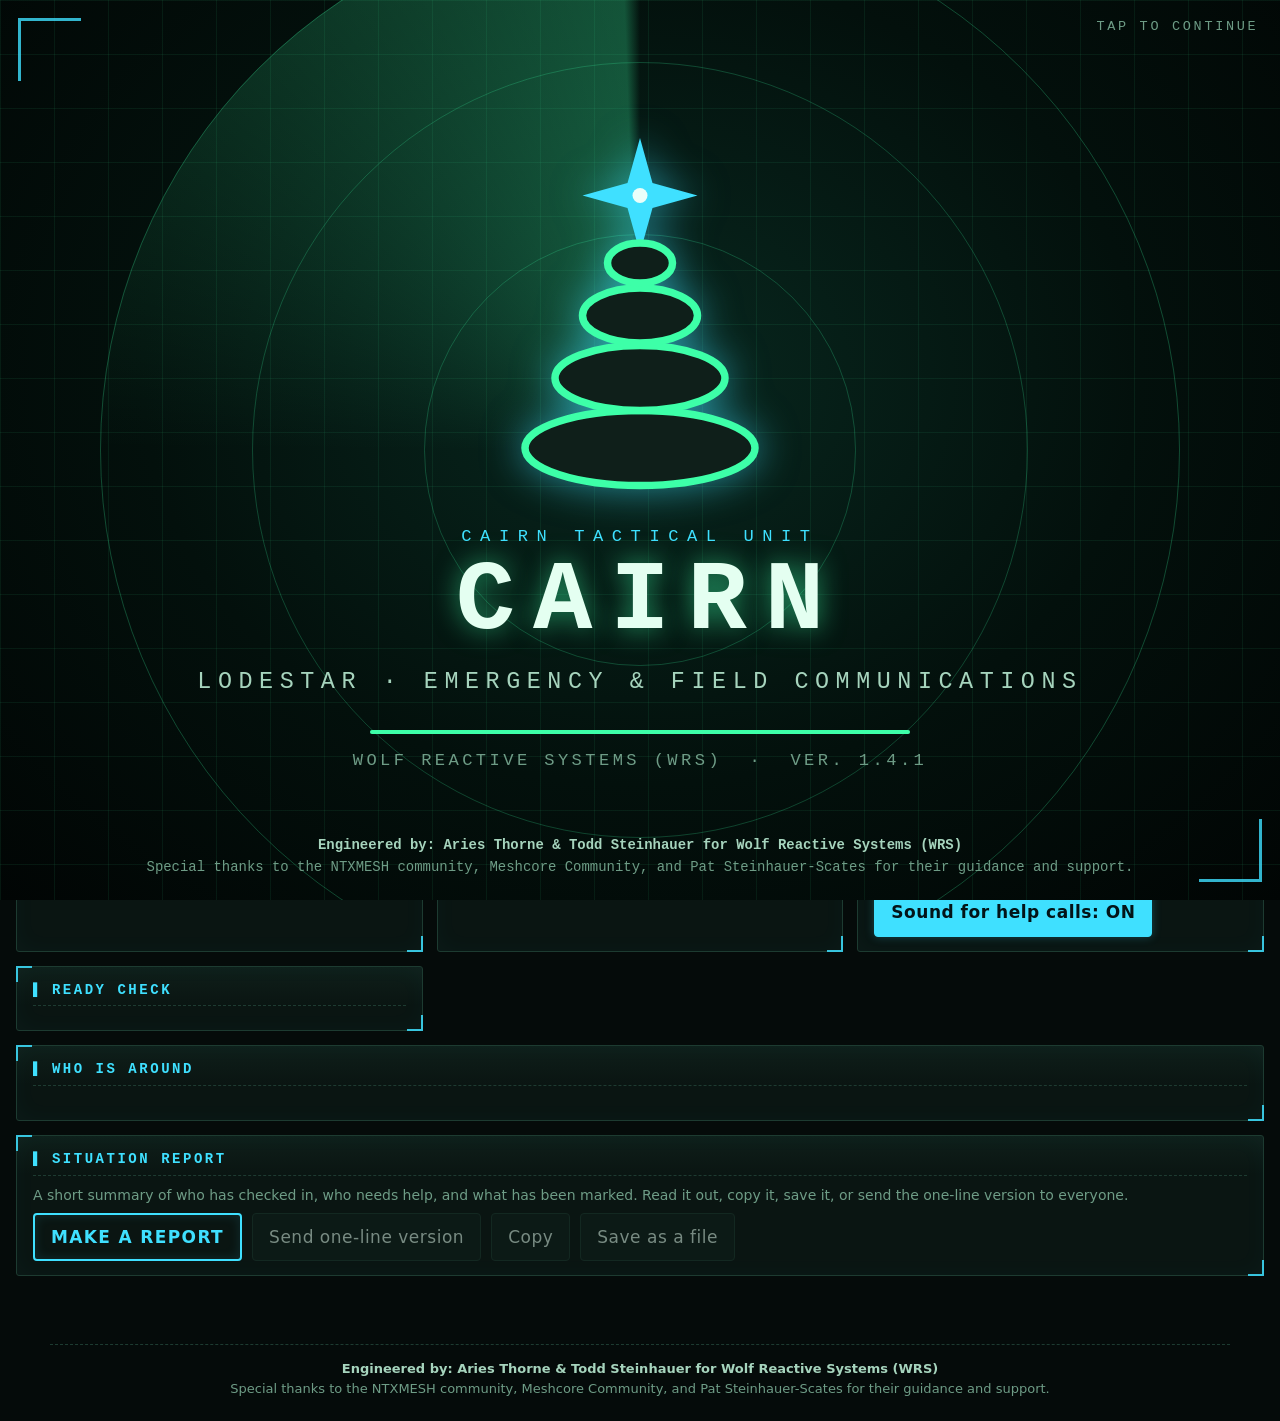
<file: dashboard/cairn.html>
<!doctype html>
<!--
  Engineered by Aries Thorne & Todd Steinhauer for Wolf Reactive Systems (WRS), with MeshCore community guidance and assistance.
  Special thanks to the NTXMESH community, Meshcore Community, and Pat Steinhauer-Scates for their guidance and support.
-->
<html lang="en">
<head>
<meta charset="utf-8">
<meta name="viewport" content="width=device-width, initial-scale=1, viewport-fit=cover">
<title>LODESTAR CAIRN station</title>
<meta name="theme-color" content="#0d1620">
<link rel="manifest" href="manifest.webmanifest">
<link rel="icon" href="icon.svg" type="image/svg+xml">
<style>
:root {
  color-scheme: dark;
  --bg: #0b131b; --panel: #121e29; --panel2: #182736; --line: #27394a; --ink: #eef3f7; --ink2: #b7c5d1; --muted: #8a9db0;
  --accent: #5aa9ff; --good: #35c98a; --warn: #f2b134; --bad: #ff5d5d; --info: #b08cff; --rep: #35c98a; --comp: #5aa9ff; --room: #f2b134;
  --font: system-ui, -apple-system, "Segoe UI", Roboto, sans-serif; --mono: ui-monospace, "SF Mono", Consolas, Menlo, monospace;
}
:root[data-theme="light"] {
  color-scheme: light;
  --bg: #eef2f6; --panel: #ffffff; --panel2: #f3f6f9; --line: #cdd7e0; --ink: #0d1822; --ink2: #36485a; --muted: #5d7183;
  --accent: #1b60b8; --good: #11875a; --warn: #a96b00; --bad: #c4302b; --info: #6a46c8; --rep: #11875a; --comp: #1b60b8; --room: #a96b00;
}
* { box-sizing: border-box; }
html, body { margin: 0; background: var(--bg); color: var(--ink); font-family: var(--font); font-size: 17px; line-height: 1.35; }
button, select, input, textarea { font: inherit; color: inherit; }
button { min-height: 48px; padding: 8px 16px; border-radius: 10px; border: 1px solid var(--line); background: var(--panel2); cursor: pointer; touch-action: manipulation; }
button:hover { border-color: var(--accent); }
button:focus-visible, input:focus-visible, select:focus-visible { outline: 3px solid var(--accent); outline-offset: 2px; }
button.pri { background: var(--accent); color: #04121f; border-color: var(--accent); font-weight: 700; }
button.danger { border-color: var(--bad); color: var(--bad); }
button[aria-pressed="true"] { background: var(--accent); color: #04121f; border-color: var(--accent); font-weight: 700; }
button:disabled { opacity: .5; cursor: not-allowed; }
input[type=text], input[type=search], input[type=number], select { min-height: 48px; padding: 6px 12px; border-radius: 10px; border: 1px solid var(--line); background: var(--panel2); width: 100%; }
.wrap { max-width: 1400px; margin: 0 auto; padding: 0 16px 40px; padding-left: max(16px, env(safe-area-inset-left)); padding-right: max(16px, env(safe-area-inset-right)); }

header.bar { display: flex; flex-wrap: wrap; gap: 10px 14px; align-items: center; padding: 12px 0; }
.brand { margin: 0; font-size: 22px; letter-spacing: .06em; font-weight: 800; }
.brand small { display: block; font-size: 12px; letter-spacing: .12em; color: var(--muted); font-weight: 600; }
.sid { font-family: var(--mono); font-size: 26px; font-weight: 800; padding: 2px 12px; border: 2px solid var(--accent); border-radius: 10px; letter-spacing: .08em; }
.sid.none { border-color: var(--line); color: var(--muted); }
.grow { flex: 1; }
.chip { display: inline-flex; align-items: center; gap: 8px; padding: 6px 12px; border-radius: 999px; border: 1px solid var(--line); background: var(--panel); font-size: 15px; }
.chip i { width: 12px; height: 12px; border-radius: 50%; background: var(--muted); display: inline-block; }
.chip[data-s="live"] i { background: var(--good); } .chip[data-s="wait"] i { background: var(--warn); } .chip[data-s="demo"] i { background: var(--info); }

nav.tabs { display: flex; gap: 8px; overflow-x: auto; padding: 4px 0 12px; position: sticky; top: 0; background: var(--bg); z-index: 500; }
nav.tabs button { min-height: 56px; padding: 8px 18px; font-weight: 700; white-space: nowrap; }
nav.tabs .badge { display: inline-block; min-width: 22px; margin-left: 8px; padding: 0 7px; border-radius: 999px; background: var(--bad); color: #fff; font-size: 13px; }

section.tab { display: none; }
section.tab.on { display: block; }
.grid { display: grid; gap: 14px; grid-template-columns: repeat(auto-fit, minmax(330px, 1fr)); }
.card { background: var(--panel); border: 1px solid var(--line); border-radius: 14px; padding: 14px 16px; }
.card h2 { margin: 0 0 10px; font-size: 14px; letter-spacing: .12em; text-transform: uppercase; color: var(--muted); }
.span2 { grid-column: 1 / -1; }
.row { display: flex; gap: 10px; align-items: center; flex-wrap: wrap; }
.row > .grow { min-width: 160px; }
.muted { color: var(--muted); } .small { font-size: 14px; }
.mono { font-family: var(--mono); }
.big { font-size: 40px; font-weight: 800; line-height: 1.1; }
.kv { display: grid; grid-template-columns: auto 1fr; gap: 4px 14px; }
.kv dt { color: var(--muted); } .kv dd { margin: 0; font-weight: 600; }

.banner { border-radius: 14px; padding: 16px 20px; border: 2px solid var(--line); background: var(--panel); }
.banner .t { font-size: 34px; font-weight: 800; line-height: 1.1; }
.banner .s { font-size: 18px; margin-top: 6px; color: var(--ink2); }
.banner.good { border-color: var(--good); } .banner.good .t { color: var(--good); }
.banner.bad { border-color: var(--bad); } .banner.bad .t { color: var(--bad); }
.banner.off { border-color: var(--warn); } .banner.off .t { color: var(--warn); }

.seg { display: inline-flex; border: 1px solid var(--line); border-radius: 10px; overflow: hidden; }
.seg button { border: 0; border-radius: 0; min-width: 120px; }
.okbtn { width: 100%; min-height: 84px; font-size: 26px; font-weight: 800; }

table { width: 100%; border-collapse: collapse; }
th, td { text-align: left; padding: 10px 8px; border-bottom: 1px solid var(--line); vertical-align: top; }
th { color: var(--muted); font-size: 13px; letter-spacing: .08em; text-transform: uppercase; }
td.num, th.num { text-align: right; font-variant-numeric: tabular-nums; }
.tag { display: inline-block; padding: 1px 9px; border-radius: 999px; font-size: 13px; font-weight: 700; border: 1px solid currentColor; }
.tag.rep { color: var(--rep); } .tag.comp { color: var(--comp); } .tag.room { color: var(--room); } .tag.sens { color: var(--info); }
.pill-ok { color: var(--good); } .pill-help { color: var(--bad); font-weight: 800; } .pill-late { color: var(--warn); font-weight: 700; }
.txt { white-space: pre-wrap; word-break: break-word; }
.filters { display: flex; flex-wrap: wrap; gap: 8px; margin-bottom: 12px; align-items: center; }
.filters button { min-height: 44px; }

.kb { display: flex; gap: 6px; align-items: stretch; }
.kb input { flex: 1; }
.kb button.kbbtn { min-width: 52px; padding: 0 10px; font-size: 22px; }


.chatgrid { display: grid; gap: 14px; grid-template-columns: 290px 1fr; }
@media (max-width: 760px) { .chatgrid { grid-template-columns: 1fr; } }
.thr { display: flex; justify-content: space-between; align-items: center; width: 100%; text-align: left; margin-bottom: 6px; min-height: 48px; }
.thr .n { background: var(--bad); color: #fff; border-radius: 999px; padding: 0 8px; font-size: 13px; }
#chatMsgs { height: min(52vh, 520px); overflow-y: auto; padding: 4px 2px; margin-bottom: 10px; }
.msg { max-width: 82%; margin: 6px 0; padding: 8px 12px; border-radius: 12px; background: var(--panel2); border: 1px solid var(--line); }
.msg.me { margin-left: auto; border-color: var(--accent); }
.msg .who { font-size: 13px; color: var(--muted); }
#map { height: min(62vh, 640px); border-radius: 12px; border: 1px solid var(--line); background: var(--panel2); }
#mapNote { margin: 8px 0; padding: 8px 12px; border-radius: 10px; border: 1px solid var(--warn); }
.covDia { background: var(--warn); border: 2px solid #000; transform: rotate(45deg); }
.mk { width: 16px; height: 16px; border: 2px solid #fff; box-shadow: 0 0 0 1px #000; }
.mk.rep { background: var(--rep); border-radius: 50%; } .mk.comp { background: var(--comp); } .mk.room { background: var(--room); border-radius: 3px; transform: rotate(45deg); }
.mk.chk { background: var(--info); border-radius: 50% 50% 50% 0; transform: rotate(-45deg); }
.mk.hlp { background: var(--bad); border-radius: 50%; animation: pulse 1s ease-in-out infinite; width: 22px; height: 22px; }
.mk.mkr { background: var(--warn); transform: rotate(45deg); border-radius: 2px; }
.mk.me { background: #fff; border: 4px solid var(--accent); border-radius: 50%; }
.leaflet-container { font: inherit; color: #111; }
.leaflet-popup-content { color: #111; }

.guide h3 { margin: 18px 0 6px; font-size: 20px; }
.guide li { margin: 4px 0; } .guide code, code.k { font-family: var(--mono); background: var(--panel2); border: 1px solid var(--line); padding: 1px 6px; border-radius: 6px; }
.guide .chk li { list-style: none; margin-left: -18px; }
.notice { margin: 8px 0; padding: 10px 14px; border-radius: 10px; border: 1px solid var(--warn); background: var(--panel); }
.bar2 { height: 14px; border-radius: 7px; background: var(--panel2); border: 1px solid var(--line); overflow: hidden; }
.bar2 > div { height: 100%; background: var(--good); }
.bar2.warn > div { background: var(--warn); } .bar2.low > div { background: var(--bad); }
#toast { position: fixed; left: 50%; bottom: 20px; transform: translateX(-50%); background: var(--panel); border: 2px solid var(--accent); border-radius: 12px; padding: 12px 20px; z-index: 2000; display: none; max-width: 90vw; }
[hidden] { display: none !important; }
@media (max-width: 720px) { .big { font-size: 30px; } .banner .t { font-size: 26px; } }
@media print {
  body { background: #fff; color: #000; } header.bar, nav.tabs, #toast { display: none !important; }
  section.tab { display: none !important; } section#tab-guide { display: block !important; }
  .card { border: 1px solid #999; background: #fff; } .guide code { background: #eee; }
}

.homebtns { display: grid; grid-template-columns: 1fr 1fr; gap: 14px; }
@media (max-width: 560px) { .homebtns { grid-template-columns: 1fr; } }
.bigbtn { width: 100%; min-height: 120px; font-size: 30px; font-weight: 800; display: flex; flex-direction: column; align-items: center; justify-content: center; gap: 4px; border-radius: 12px; border-width: 3px; line-height: 1.1; text-align: center; }
.bigbtn small { font-size: 16px; font-weight: 600; opacity: .9; }
.bigbtn.ok { border-color: var(--good); color: var(--good); background: transparent; }
.bigbtn.ok:hover:not(:disabled) { background: var(--good); color: #02140c; }
.bigbtn.help { border-color: var(--bad); color: var(--bad); background: transparent; }
.bigbtn.help:hover:not(:disabled) { background: var(--bad); color: #fff; }
.bigbtn.help.on { background: var(--bad); color: #fff; }
.pickgrid { display: grid; grid-template-columns: repeat(auto-fit, minmax(150px, 1fr)); gap: 8px; }
.pickgrid button { min-height: 58px; font-weight: 700; }
#alerts { display: grid; gap: 8px; margin: 0 0 10px; }
.al { border: 3px solid var(--bad); border-radius: 12px; background: var(--panel); padding: 12px 16px; }
.al.warn { border-color: var(--warn); }
.al .t { font-size: 24px; font-weight: 800; color: var(--bad); line-height: 1.15; } .al.warn .t { color: var(--warn); }
.al .row { margin-top: 8px; }
.ready { list-style: none; padding: 0; margin: 0; }
.ready li { padding: 7px 0; border-bottom: 1px solid var(--line); display: flex; gap: 10px; }
.ready .i { flex: 0 0 28px; font-weight: 900; text-align: center; }
.ready .i.ok { color: var(--good); } .ready .i.warn { color: var(--warn); } .ready .i.bad { color: var(--bad); }
.overlay { position: fixed; inset: 0; background: rgba(0,0,0,.75); display: flex; align-items: center; justify-content: center; z-index: 4000; padding: 16px; }
.dlg { background: var(--panel); border: 3px solid var(--bad); border-radius: 14px; padding: 22px; max-width: 540px; width: 100%; }
.dlg h3 { margin: 0 0 8px; font-size: 26px; color: var(--bad); }
.dlg .row button { flex: 1; min-height: 64px; font-size: 20px; font-weight: 800; }
body.easy .adv { display: none !important; }
.chrow { display: flex; flex-wrap: wrap; gap: 6px 10px; align-items: center; padding: 8px 0; border-bottom: 1px solid var(--line); }
.chrow .nm { flex: 1; min-width: 140px; font-weight: 700; }
.chrow button { min-height: 42px; padding: 4px 12px; }
.keybox { margin: 8px 0; padding: 10px 12px; border: 2px dashed var(--warn); border-radius: 10px; word-break: break-all; }
details.fold { margin-top: 14px; border-top: 1px dashed var(--line); padding-top: 10px; }
details.fold > summary { cursor: pointer; font-weight: 800; min-height: 44px; display: flex; align-items: center; }
.calc label { display: block; margin: 8px 0 2px; color: var(--muted); font-size: 14px; }
.calcout { margin-top: 12px; padding: 12px; border: 1px solid var(--accent); border-radius: 10px; }
#conLog { height: 180px; overflow-y: auto; font: 13px var(--mono); background: var(--panel2); border: 1px solid var(--line); padding: 8px; white-space: pre-wrap; word-break: break-word; }
.pwrline { font-size: 22px; font-weight: 800; }
.lvl { display: inline-block; padding: 2px 10px; border-radius: 999px; font-weight: 800; font-size: 14px; border: 1px solid currentColor; }

#splash { position: fixed; inset: 0; z-index: 9000; display: flex; align-items: center; justify-content: center; overflow: hidden; background: radial-gradient(ellipse at 50% 42%, #08281f 0%, #03100c 55%, #010504 100%); color: #e4fff1; font-family: ui-monospace, "SF Mono", "Cascadia Mono", Consolas, Menlo, monospace; cursor: pointer; transition: opacity .6s ease; }
#splash.out { opacity: 0; pointer-events: none; }
#splash .grid { position: absolute; inset: 0; background-image: linear-gradient(rgba(61,255,168,.07) 1px, transparent 1px), linear-gradient(90deg, rgba(61,255,168,.07) 1px, transparent 1px); background-size: 6vmin 6vmin; }
#splash .rings { position: absolute; width: 120vmin; height: 120vmin; left: 50%; top: 50%; transform: translate(-50%, -50%); border-radius: 50%; border: 1px solid rgba(61,255,168,.25); box-shadow: 0 0 0 12vmin rgba(61,255,168,0), inset 0 0 0 12vmin rgba(0,0,0,0); }
#splash .rings::before, #splash .rings::after { content: ""; position: absolute; border-radius: 50%; border: 1px solid rgba(61,255,168,.22); inset: 14%; }
#splash .rings::after { inset: 30%; }
#splash .sweep { position: absolute; width: 120vmin; height: 120vmin; left: 50%; top: 50%; margin: -60vmin 0 0 -60vmin; border-radius: 50%; background: conic-gradient(from 0deg, rgba(61,255,168,0) 0deg, rgba(61,255,168,.0) 270deg, rgba(61,255,168,.28) 358deg, rgba(61,255,168,0) 360deg); animation: spl-sweep 4.5s linear infinite; }
#splash .box { position: relative; display: flex; flex-direction: column; align-items: center; text-align: center; padding: 3vmin; max-width: 96vw; }
#splash svg { width: min(34vmin, 300px); height: auto; filter: drop-shadow(0 0 2.2vmin rgba(63,224,255,.55)); }
#splash .kick { font-size: clamp(11px, 1.9vmin, 20px); letter-spacing: .5em; color: #3fe0ff; margin-top: 2.4vmin; text-transform: uppercase; }
#splash h1 { margin: .6vmin 0 0; font-size: clamp(34px, 11vmin, 150px); letter-spacing: .18em; font-weight: 800; line-height: 1; text-shadow: 0 0 3vmin rgba(61,255,168,.55); padding-left: .18em; }
#splash .sub { font-size: clamp(13px, 2.6vmin, 30px); letter-spacing: .28em; color: #a6d4bd; margin-top: 1.6vmin; text-transform: uppercase; }
#splash .bar { width: min(60vmin, 70vw); height: 4px; background: rgba(61,255,168,.18); margin-top: 3.6vmin; overflow: hidden; border-radius: 2px; }
#splash .bar i { display: block; height: 100%; width: 100%; background: #3dffa8; box-shadow: 0 0 10px #3dffa8; transform-origin: left; animation: spl-load 3.6s ease-out forwards; }
#splash .ver { font-size: clamp(11px, 1.9vmin, 20px); color: #6e9c86; margin-top: 1.6vmin; letter-spacing: .2em; }
#splash .cred { position: absolute; left: 0; right: 0; bottom: 2.4vmin; font-size: clamp(10px, 1.55vmin, 16px); line-height: 1.55; color: #6e9c86; text-align: center; padding: 0 3vw; }
#splash .cred b { color: #a6d4bd; font-weight: 600; }
#splash .tap { position: absolute; right: 2.4vmin; top: 2vmin; font-size: clamp(10px, 1.5vmin, 15px); color: #6e9c86; letter-spacing: .2em; }
#splash .corner { position: absolute; width: 7vmin; height: 7vmin; border: 3px solid #3fe0ff; opacity: .8; }
#splash .c1 { left: 2vmin; top: 2vmin; border-right: 0; border-bottom: 0; } #splash .c2 { right: 2vmin; bottom: 2vmin; border-left: 0; border-top: 0; }
#splash .star { animation: spl-pulse 2.2s ease-in-out infinite; transform-origin: 50% 50%; }
@keyframes spl-sweep { to { transform: rotate(360deg); } } @keyframes spl-load { from { transform: scaleX(0); } to { transform: scaleX(1); } } @keyframes spl-pulse { 50% { opacity: .55; } }
@media (prefers-reduced-motion: reduce) { #splash .sweep, #splash .star { animation: none; } #splash .bar i { animation: none; } #splash { transition: none; } }
</style>
<style>
/*TACTICAL-CSS*/
:root {
  --bg: #050b0a; --panel: #0a1512; --panel2: #0f1f1a; --line: #1d3b31; --ink: #e4fff1; --ink2: #a6d4bd; --muted: #6e9c86;
  --accent: #3fe0ff; --good: #3dffa8; --warn: #ffb020; --bad: #ff4d4d; --info: #b08cff; --rep: #3dffa8; --comp: #3fe0ff; --room: #ffb020;
  --mono: ui-monospace, "SF Mono", "Cascadia Mono", Consolas, Menlo, monospace; --glow: 0 0 10px rgba(63,224,255,.25);
}
:root[data-theme="light"] {
  --bg: #e3e9e4; --panel: #f6faf6; --panel2: #e9efe9; --line: #aebfb4; --ink: #0b1a14; --ink2: #28443a; --muted: #50695c;
  --accent: #0a6f8a; --good: #0b7a4f; --warn: #a15f00; --bad: #c4302b; --rep: #0b7a4f; --comp: #0a6f8a; --room: #a15f00; --glow: none;
}
html, body { background-color: var(--bg); }
body { background-image: linear-gradient(rgba(61,255,168,.045) 1px, transparent 1px), linear-gradient(90deg, rgba(61,255,168,.045) 1px, transparent 1px); background-size: 38px 38px; background-attachment: fixed; }
:root[data-theme="light"] body { background-image: linear-gradient(rgba(10,70,50,.06) 1px, transparent 1px), linear-gradient(90deg, rgba(10,70,50,.06) 1px, transparent 1px); }
:root:not([data-theme="light"]) body::after { content: ""; position: fixed; inset: 0; pointer-events: none; z-index: 3000; background: repeating-linear-gradient(0deg, rgba(0,0,0,.18) 0 1px, transparent 1px 3px); opacity: .35; }
button { border-radius: 4px; letter-spacing: .03em; }
button:hover { box-shadow: var(--glow); }
:root[data-theme="light"] nav.tabs button[aria-pressed="true"] { color: var(--accent); background: var(--panel); }
button.pri { background: transparent; color: var(--accent); border: 2px solid var(--accent); text-transform: uppercase; letter-spacing: .08em; box-shadow: inset 0 0 12px rgba(63,224,255,.12); }
button.pri:hover:not(:disabled) { background: var(--accent); color: #031418; }
button[aria-pressed="true"] { background: var(--accent); color: #031418; box-shadow: var(--glow); }
:root[data-theme="light"] button[aria-pressed="true"], :root[data-theme="light"] button.pri:hover:not(:disabled) { color: #fff; }
input[type=text], input[type=search], input[type=number], select { border-radius: 4px; font-family: var(--mono); }
.brand { font-family: var(--mono); text-transform: uppercase; letter-spacing: .14em; }
.brand::before { content: "\25E4 "; color: var(--accent); }
.brand small { font-family: var(--mono); letter-spacing: .2em; text-transform: uppercase; color: var(--accent); }
.sid { border-radius: 2px; border-width: 2px; box-shadow: var(--glow), inset 0 0 10px rgba(63,224,255,.12); }
.chip { border-radius: 2px; font-family: var(--mono); font-size: 14px; text-transform: uppercase; letter-spacing: .05em; }
.chip i { box-shadow: 0 0 8px currentColor; }
.chip[data-s="live"] i { box-shadow: 0 0 9px var(--good); animation: pulse 1.6s ease-in-out infinite; }
.hud { display: flex; flex-wrap: wrap; gap: 4px 22px; align-items: center; padding: 7px 12px; margin: 0 0 10px; border: 1px solid var(--line); border-left: 4px solid var(--accent); background: linear-gradient(90deg, rgba(63,224,255,.08), transparent 70%); font-family: var(--mono); font-size: 13px; letter-spacing: .08em; text-transform: uppercase; color: var(--muted); }
.hud b { color: var(--ink); font-weight: 700; margin-left: 4px; }
.hud .hm[data-m="disaster"] b { color: var(--warn); animation: blink 1.2s step-end infinite; }
nav.tabs { gap: 4px; border-bottom: 1px solid var(--line); }
nav.tabs button { border-radius: 0; border: 1px solid var(--line); border-bottom: 3px solid transparent; font-family: var(--mono); text-transform: uppercase; letter-spacing: .1em; font-size: 15px; background: var(--panel); }
nav.tabs button[aria-pressed="true"] { background: var(--panel2); color: var(--accent); border-bottom-color: var(--accent); box-shadow: var(--glow); }
.card { position: relative; border-radius: 3px; border-color: var(--line); background: linear-gradient(180deg, var(--panel2), var(--panel) 38px); box-shadow: inset 0 0 24px rgba(63,224,255,.03); }
.card::before, .card::after { content: ""; position: absolute; width: 14px; height: 14px; border: 2px solid var(--accent); pointer-events: none; opacity: .85; }
.card::before { top: -1px; left: -1px; border-right: 0; border-bottom: 0; }
.card::after { bottom: -1px; right: -1px; border-left: 0; border-top: 0; }
.card h2 { font-family: var(--mono); color: var(--accent); letter-spacing: .18em; padding-bottom: 6px; border-bottom: 1px dashed var(--line); }
.card h2::before { content: "\258C"; margin-right: 8px; }
.banner { position: relative; border-radius: 3px; border-width: 1px; border-left-width: 10px; font-family: var(--mono); background: linear-gradient(90deg, rgba(255,255,255,.04), transparent 60%), var(--panel); }
.banner::before { content: "LINK STATUS"; display: block; font-size: 12px; letter-spacing: .24em; color: var(--muted); margin-bottom: 4px; }
.banner .t { text-transform: uppercase; letter-spacing: .08em; text-shadow: 0 0 14px currentColor; }
.banner.good { box-shadow: 0 0 22px rgba(61,255,168,.12); }
.banner.bad { box-shadow: 0 0 22px rgba(255,77,77,.2); animation: alarm 1.6s ease-in-out infinite; }
.banner .s { font-family: var(--font); }
.okbtn { border-radius: 3px; background-image: repeating-linear-gradient(135deg, rgba(255,176,32,.0) 0 14px, rgba(255,176,32,.10) 14px 28px); border-color: var(--warn); color: var(--warn); }
.okbtn:hover:not(:disabled) { background: var(--warn); color: #1c1200; }
.seg { border-radius: 2px; }
table { font-size: 16px; } td, th { border-bottom-color: var(--line); } td.num, td.mono, .kv dd { font-family: var(--mono); }
th { font-family: var(--mono); color: var(--accent); }
.tag { border-radius: 2px; font-family: var(--mono); text-transform: uppercase; font-size: 12px; letter-spacing: .06em; }
.msg { border-radius: 3px; } .bar2 { border-radius: 2px; } .bar2 > div { border-radius: 0; box-shadow: 0 0 8px currentColor; }
#toast { border-radius: 3px; font-family: var(--mono); } #map { border-radius: 3px; }
/* radar card */
.unit-miss { color: #c4302b; font-weight: 700; }
.unit-ok { color: #1a7f4b; font-weight: 700; }
#unitList table { width: 100%; border-collapse: collapse; }
#unitList td, #unitList th { padding: 6px 8px; text-align: left; vertical-align: middle; border-bottom: 1px solid var(--line, #3a4a44); }
#unitList input { width: 130px; text-transform: uppercase; }
.radargrid { display: grid; grid-template-columns: minmax(280px, 460px) 1fr; gap: 18px; align-items: start; }
.radarbox { position: relative; width: 100%; aspect-ratio: 1 / 1; max-width: 460px; }
.radarmap { position: absolute; inset: 0; border-radius: 50%; overflow: hidden; z-index: 0; background: #0b1a15; }
.radarmap .leaflet-control-container { display: none; }
.radarbox > canvas { z-index: 1; position: absolute; inset: 0; width: 100%; height: 100%; display: block; border-radius: 50%; }
.radartip { position: absolute; pointer-events: none; background: rgba(0,10,8,.92); color: #e4fff1; border: 1px solid var(--accent); padding: 5px 9px; border-radius: 2px; font: 13px var(--mono); max-width: 260px; z-index: 5; }
.radarlist { max-height: 340px; overflow-y: auto; border: 1px solid var(--line); background: var(--panel); }
.rr { display: grid; grid-template-columns: 22px 1fr auto; gap: 2px 10px; padding: 6px 10px; border-bottom: 1px solid var(--line); align-items: center; }
.rr.hi { background: rgba(63,224,255,.12); }
.rr .nm { font-weight: 700; overflow: hidden; text-overflow: ellipsis; white-space: nowrap; }
.rr .mt { grid-column: 2 / 4; font: 13px var(--mono); color: var(--muted); }
.rr .sy { font-size: 20px; line-height: 1; text-align: center; }
.rr .sy.rep { color: var(--rep); } .rr .sy.comp { color: var(--comp); } .rr .sy.room { color: var(--room); } .rr .sy.sens { color: var(--info); }
.radarleg { display: flex; flex-wrap: wrap; gap: 6px 16px; margin: 8px 0 0; font: 13px var(--mono); color: var(--muted); }
@media (max-width: 860px) { .radargrid { grid-template-columns: 1fr; } .radarbox { margin: 0 auto; } }
@keyframes pulse { 50% { opacity: .45; } } @keyframes blink { 50% { opacity: .25; } }
@keyframes alarm { 50% { box-shadow: 0 0 34px rgba(255,77,77,.45); } }
@media (prefers-reduced-motion: reduce) { .banner.bad, .chip[data-s="live"] i, .hud .hm[data-m="disaster"] b { animation: none; } }
@media print { body::after { display: none !important; } .hud, #radarCard { display: none !important; } body { background-image: none; } }
</style>
<style>
/*LEAFLETCSS*/
/*STATION-CSS*/
</style>
<style>.credit{max-width:1180px;margin:28px auto 22px;padding:14px 16px 0;border-top:1px dashed var(--line,#8886);text-align:center;color:var(--muted,#789);font-size:13px;line-height:1.55}.credit b{color:var(--ink2,inherit);font-weight:600}</style>
</head>
<body class="easy">
<div id="splash" role="img" aria-label="LODESTAR CAIRN. Tap to continue.">
  <div class="grid"></div><div class="rings"></div><div class="sweep"></div><div class="corner c1"></div><div class="corner c2"></div>
  <div class="tap">TAP TO CONTINUE</div>
  <div class="box">
    <svg viewBox="0 0 120 150" aria-hidden="true"><g class="star" fill="#3fe0ff"><path d="M60 4 L65 22 L83 27 L65 32 L60 50 L55 32 L37 27 L55 22 Z"/><circle cx="60" cy="27" r="3" fill="#eafffa"/></g>
      <g fill="#0f1f1a" stroke="#3dffa8" stroke-width="3"><ellipse cx="60" cy="128" rx="46" ry="15"/><ellipse cx="60" cy="100" rx="34" ry="13"/><ellipse cx="60" cy="75" rx="23" ry="11"/><ellipse cx="60" cy="54" rx="13" ry="8" /></g></svg>
    <div class="kick">Cairn Tactical Unit</div>
    <h1>CAIRN</h1>
    <div class="sub">Lodestar &middot; emergency &amp; field communications</div>
    <div class="bar"><i></i></div>
    <div class="ver">WOLF REACTIVE SYSTEMS (WRS) &nbsp;&middot;&nbsp; VER. <span id="splVer">1.4.1</span></div>
  </div>
  <div class="cred"><b>Engineered by: Aries Thorne &amp; Todd Steinhauer for Wolf Reactive Systems (WRS)</b><br>Special thanks to the NTXMESH community, Meshcore Community, and Pat Steinhauer-Scates for their guidance and support.</div>
</div>
<div class="wrap">
  <header class="bar">
    <h1 class="brand">LODESTAR CAIRN<small>field station</small></h1>
    <span id="sid" class="sid none" title="This station's ID. It is made once and kept.">LC-????????</span>
    <span class="grow"></span>
    <span id="status" class="chip" data-s="off"><i></i><span id="statusText">Not connected</span></span>
    <button id="btnKb" aria-pressed="false" title="Show or hide the on-screen keyboard (the physical keyboard always works)">&#9000; Keyboard</button>
    <button id="btnTheme" title="Dark or light">&#9788; Theme</button>
    <button id="btnUpdates" type="button">Updates</button>
    <button id="btnView" title="Easy view shows only the main screens. Full view shows everything.">Full view</button>
    <button id="btnDemo" title="Fill the page with made-up data to practise">Practice</button>
    <button id="btnConnect" class="pri">Connect radio</button>
  </header>
  <!--HUD-BEGIN--><div class="hud" role="status" aria-label="Station status strip"><span>Zulu<b id="hudZ">--:--:--</b></span><span>Local<b id="hudL">--:--:--</b></span><span class="hm" id="hudMw" data-m="normal">Mode<b id="hudM">OFFLINE</b></span><span>Rep/Cmp/Room 15 min<b id="hudC">0/0/0</b></span><span>GPS<b id="hudG">N/A</b></span></div><!--HUD-END-->
  <div id="notice" class="notice" hidden></div>
  <div id="alerts" aria-live="assertive"></div>

  <nav class="tabs" id="tabs" role="tablist">
    <button data-tab="home" aria-pressed="true">Home</button>
    <button data-tab="checkins">People<span id="lateBadge" class="badge" hidden>0</span></button>
    <button data-tab="units">Units</button>
    <button data-tab="chat">Chat<span id="chatBadge" class="badge" hidden>0</span></button>
    <button data-tab="map">Map</button>
    <button data-tab="power">Power</button>
    <button data-tab="guide">Guide</button>
    <button data-tab="files" class="st">Files</button>
    <button data-tab="online" class="st">Online</button>
    <button data-tab="station" class="adv">Station</button>
    <button data-tab="nearby" class="adv">Nearby</button>
    <button data-tab="log" class="adv">Log</button>
  </nav>

  <!-- ===================================================== HOME -->
  <section class="tab on" id="tab-home">
    <div id="homeBanner" class="banner off" role="status" aria-live="polite"><div class="t">Radio not connected</div><div class="s">Plug the radio into the hub, then press Connect radio.</div></div>
    <div class="grid" style="margin-top:14px">
      <div class="card span2">
        <h2>Tell people how you are</h2>
        <div class="homebtns">
          <button id="hmOk" class="bigbtn ok" disabled>I'M OK<small>Sends your name tag and position</small></button>
          <button id="hmHelp" class="bigbtn help" disabled>I NEED HELP<small>Calls for help every few minutes until you cancel</small></button>
        </div>
        <p id="hmLast" class="small muted" style="margin:10px 0 0"></p>
        <div class="row" style="margin-top:6px"><label for="hmChan" class="small muted">These go to channel</label><select id="hmChan" style="max-width:300px"><option value="0">0 - Public</option></select>
          <span class="small muted">(Public is heard by everyone nearby.)</span></div>
      </div>
      <div class="card">
        <h2>Send a status</h2>
        <div class="pickgrid" id="stGrid"></div>
        <p class="small muted" style="margin:8px 0 0">One tap tells everyone what you need or are doing, with your position.</p>
      </div>
      <div class="card">
        <h2>Mark this place</h2>
        <div class="pickgrid" id="mkGrid"></div>
        <p class="small muted" style="margin:8px 0 0">Stand at the spot, then tap what it is. It appears on everyone's map.</p>
      </div>
      <div class="card">
        <h2>Mode</h2>
        <div class="seg" role="group" aria-label="Mode"><button id="modeStandard" aria-pressed="true">STANDARD</button><button id="modeDisaster" aria-pressed="false">DISASTER</button></div>
        <p class="small" style="margin:10px 0 0"><b>Standard</b> is for every day: the strongest radio power the rules allow, and it saves battery by itself when the battery runs low.</p>
        <p class="small" style="margin:6px 0 0"><b>Disaster</b> is for an emergency: always the strongest allowed power, even on a low battery; quiet hours are off; the radio screen turns off sooner.</p>
        <p class="small muted" id="modeNow" style="margin:6px 0 0"></p>
        <div class="row" style="margin-top:8px"><button id="btnSound" aria-pressed="true">Sound for help calls: ON</button></div>
      </div>
      <div class="card">
        <h2>Ready check</h2>
        <ul class="ready" id="readyList"></ul>
        <p id="readySum" class="pwrline" style="margin:10px 0 0"></p>
      </div>
      <div class="card span2">
        <h2>Who is around</h2>
        <div class="row" id="heardCounts"></div>
        <div id="topReps" style="margin-top:10px"></div>
        <div id="homeLatest" class="small" style="margin-top:10px"></div>
      </div>
      <div class="card span2">
        <h2>Situation report</h2>
        <p class="small muted" style="margin:0 0 8px">A short summary of who has checked in, who needs help, and what has been marked. Read it out, copy it, save it, or send the one-line version to everyone.</p>
        <div class="row"><button id="btnSitrep" class="pri">Make a report</button><button id="btnSitrepSend" disabled>Send one-line version</button><button id="btnSitrepCopy" disabled>Copy</button><button id="btnSitrepSave" disabled>Save as a file</button></div>
        <pre id="sitrepBox" class="txt mono small" style="margin-top:10px;white-space:pre-wrap" hidden></pre>
      </div>
    </div>
  </section>

  <!-- ===================================================== STATION -->
  <section class="tab" id="tab-station">
    <div id="banner" class="banner off" role="status" aria-live="polite"><div class="t">Radio not connected</div><div class="s">Plug the radio into the hub, then press Connect radio.</div></div>
    <div class="grid" style="margin-top:14px">
      <div class="card">
        <h2>Where &amp; when</h2>
        <dl class="kv" id="whereBox"></dl>
        <div class="row" style="margin-top:10px"><button id="btnSetClock">Set radio clock from this tablet</button></div>
      </div>
<!--RADAR-BEGIN-->      <div class="card span2" id="radarCard">
        <h2>Radar &middot; contacts heard now</h2>
        <div class="radargrid">
          <div class="radarbox"><div id="radarMapDiv" class="radarmap" hidden></div><canvas id="radarCv" role="img" aria-label="Radar of the repeaters, companions and room servers this station has heard recently. The same contacts are listed beside it."></canvas><div class="radartip" id="radarTip" hidden></div></div>
          <div>
            <div class="row"><label for="radarWin" class="small muted">Show contacts heard in the last</label>
              <select id="radarWin" style="max-width:170px"><option value="300000">5 minutes</option><option value="900000" selected>15 minutes</option><option value="3600000">1 hour</option></select>
              <label class="small muted" style="display:flex;gap:6px;align-items:center"><input type="checkbox" id="radarMapOn" checked> Show map under radar</label></div>
            <p class="small muted" id="radarMapNote" style="margin:6px 0 0" hidden></p>
            <div id="radarList" class="radarlist" style="margin-top:10px"></div>
            <div class="radarleg"><span><b style="color:var(--rep)">&#9679;</b> repeater</span><span><b style="color:var(--comp)">&#9650;</b> companion</span><span><b style="color:var(--room)">&#9670;</b> room server</span><span>solid = position known</span><span>hollow = placed by signal strength</span></div>
            <p class="small muted" id="radarNote" style="margin:8px 0 0"></p>
          </div>
        </div>
      </div>
<!--RADAR-END-->
      <div class="card span2">
        <h2>Latest messages</h2>
        <div id="latestMsgs" class="small"></div>
      </div>
      <div class="card">
        <h2>Radio</h2>
        <dl class="kv" id="radioBox"></dl>
      </div>
      <div class="card span2">
        <h2>Console (commands and replies)</h2>
        <div id="conLog" aria-live="off"></div>
        <form id="conForm" class="kb" style="margin-top:8px"><input id="conIn" type="text" placeholder="for example: cairn power status" aria-label="Command to send to the radio" autocomplete="off" autocapitalize="off" spellcheck="false"><button type="button" class="kbbtn" data-kbfor="conIn" title="On-screen keyboard">&#9000;</button><button class="pri" type="submit">Send</button></form>
        <p class="small muted" style="margin:6px 0 0">Type <span class="mono">cairn</span> for the list of commands. Every command here is also in the field guide.</p>
      </div>
      <div class="card">
        <h2>Journal</h2>
        <dl class="kv" id="journalBox"></dl>
        <div class="row" style="margin-top:10px"><button data-goto="log">Open the log</button></div>
      </div>
    </div>
  </section>

  <!-- ===================================================== CHAT -->
  <section class="tab" id="tab-chat">
    <div class="chatgrid">
      <div class="card">
        <h2>Conversations</h2>
        <div id="threadList"></div>
        <label class="muted small" for="dmPick">Start a direct message</label>
        <select id="dmPick"><option value="">Choose a person or room...</option></select>
        <details class="fold" id="chanMgr">
          <summary>Channels: add or remove</summary>
          <p class="small muted" style="margin:6px 0">A channel is a group everyone with the same name (and key) can read. <b>Public</b> is heard by everyone nearby. Slots used: <b id="chUsed">?</b> of <b id="chMax">40</b>.</p>
          <div id="chanList"></div>
          <div id="keyBox" class="keybox" hidden></div>
          <h3 style="margin:14px 0 4px;font-size:17px">Join an open channel</h3>
          <p class="small muted" style="margin:0 0 4px">Anyone who types the same name joins the same channel, so do not use it for secrets. Letters, numbers and dashes.</p>
          <div class="kb"><span style="align-self:center;font-weight:800;font-size:22px">#</span><input id="chTag" type="text" placeholder="water-tank" aria-label="Open channel name" autocomplete="off" autocapitalize="off" spellcheck="false"><button class="kbbtn" data-kbfor="chTag" title="On-screen keyboard">&#9000;</button><button id="btnChTag" class="pri" disabled>Add</button></div>
          <h3 style="margin:14px 0 4px;font-size:17px">Make a private channel</h3>
          <p class="small muted" style="margin:0 0 4px">The radio makes a secret key. Only people you give the name and key to can read it.</p>
          <div class="kb"><input id="chNew" type="text" placeholder="Family" aria-label="Private channel name" autocomplete="off" maxlength="31"><button class="kbbtn" data-kbfor="chNew" title="On-screen keyboard">&#9000;</button><button id="btnChNew" class="pri" disabled>Make</button></div>
          <h3 style="margin:14px 0 4px;font-size:17px">Join a private channel</h3>
          <p class="small muted" style="margin:0 0 4px">Type the name and the 32-character key you were given.</p>
          <div class="kb"><input id="chPN" type="text" placeholder="Name" aria-label="Private channel name to join" autocomplete="off" maxlength="31"><button class="kbbtn" data-kbfor="chPN" title="On-screen keyboard">&#9000;</button></div>
          <div class="kb" style="margin-top:6px"><input id="chPK" type="text" placeholder="32 letters and numbers (0-9, a-f)" aria-label="Channel key" autocomplete="off" autocapitalize="off" spellcheck="false" maxlength="32"><button class="kbbtn" data-kbfor="chPK" title="On-screen keyboard">&#9000;</button><button id="btnChPriv" class="pri" disabled>Join</button></div>
          <p class="small muted" id="chMsg" style="margin:8px 0 0"></p>
        </details>
      </div>
      <div class="card">
        <h2 id="threadTitle">Messages</h2>
        <div id="chatMsgs" aria-live="polite"></div>
        <div class="kb">
          <input id="chatText" type="text" placeholder="Type a message" aria-label="Message to send" autocomplete="off">
          <button class="kbbtn" data-kbfor="chatText" title="On-screen keyboard">&#9000;</button>
          <button id="btnSend" class="pri" disabled>Send</button>
        </div>
        <p class="small muted" style="margin:6px 0 0"><span id="chatCount">0</span>/140 &middot; <span id="chatNote"></span></p>
      </div>
    </div>
  </section>

  <!-- ===================================================== NEARBY -->
  <section class="tab" id="tab-nearby">
    <div class="filters">
      <span class="muted">Heard in</span>
      <button data-win="900000" aria-pressed="true">15 min</button><button data-win="3600000" aria-pressed="false">1 hour</button><button data-win="86400000" aria-pressed="false">24 hours</button><button data-win="0" aria-pressed="false">Ever</button>
      <span class="muted" style="margin-left:14px">Sort</span>
      <button data-sort="snr" aria-pressed="true">Signal</button><button data-sort="recent" aria-pressed="false">Most recent</button><button data-sort="dist" aria-pressed="false">Distance</button>
    </div>
    <div class="grid" style="grid-template-columns:1fr">
      <div class="card"><h2>Repeaters</h2><div id="nbRep"></div></div>
      <div class="card"><h2>Room servers</h2><div id="nbRoom"></div></div>
      <div class="card"><h2>Companions (people)</h2><div id="nbComp"></div></div>
    </div>
  </section>

  <!-- ===================================================== CHECK-INS -->
  <section class="tab" id="tab-checkins">
    <div class="grid">

      <div class="card span2">
        <h2>Needs and places</h2>
        <div id="needsBox"></div>
      </div>
      <div class="card span2">
        <div class="row">
          <h2 style="margin:0">People who have reported</h2><span class="grow"></span>
          <label class="muted small" for="lateMin">Overdue after (minutes)</label>
          <input id="lateMin" type="number" min="1" max="1440" value="30" style="width:96px">
        </div>
        <p class="small muted">Built from every CAIRN message heard: I'M OK, NEEDS HELP, status, marked places and low-battery warnings. Tap <b>Got it</b> on a help call once someone is dealing with it.</p>
        <div id="rosterBox" style="overflow-x:auto"></div>
      </div>
    </div>
  </section>

  <!-- ===================================================== LOG -->
  <section class="tab" id="tab-units">
    <div class="grid">
      <div class="card span2" id="unitCard">
        <h2>Remote units (CRU) <span class="muted small" id="unitCount"></span></h2>
        <p class="small" style="margin:0 0 6px">Bound to this CAIRN: <b class="mono" id="unitBound">LC-????????</b></p>
        <p class="small muted" style="margin:0 0 8px">Bind a companion or repeater to this CAIRN by its radio ID. Each one gets a CAIRN remote unit (CRU) ID, like CRU-01, and a name. The list is kept on this CAIRN radio. A unit shows where it is only if its radio has GPS and sends adverts.</p>
        <div id="unitList"></div>
        <div class="row" style="margin-top:10px;flex-wrap:wrap">
          <select id="unitPick" aria-label="Heard radios not yet registered" style="max-width:260px"></select>
          <input id="unitId" placeholder="or type a radio ID (12+ hex)" aria-label="Radio ID" style="max-width:220px" autocomplete="off">
          <input id="unitCall" placeholder="NAME" aria-label="Name" maxlength="12" style="max-width:150px;text-transform:uppercase" autocomplete="off">
          <input id="unitCru" type="number" min="1" max="99" placeholder="CRU no. (auto)" aria-label="CRU number, leave empty to assign the next free one" style="max-width:130px">
          <button id="unitAdd">Bind to this CAIRN</button>
        </div>
        <div class="row" style="margin-top:8px"><label for="unitMiss" class="small muted">Flag a unit as missing when not heard for</label><input id="unitMiss" type="number" min="1" max="1440" style="width:80px"> <span class="small muted">minutes</span></div>
        <p class="small" id="unitNote" style="margin:6px 0 0"></p>
      </div>
    </div>
  </section>

  <section class="tab" id="tab-log">
    <div class="card">
      <div class="filters">
        <button data-kind="all" aria-pressed="true">All</button><button data-kind="m" aria-pressed="false">Messages</button><button data-kind="a" aria-pressed="false">Adverts</button>
        <button data-kind="c" aria-pressed="false">Check-ins</button><button data-kind="b" aria-pressed="false">Boots</button>
        <div class="kb" style="flex:1;min-width:220px"><input id="logSearch" type="search" placeholder="Search the log" aria-label="Search the log"><button class="kbbtn" data-kbfor="logSearch" title="On-screen keyboard">&#9000;</button></div>
      </div>
      <div class="row" style="margin-bottom:10px">
        <button id="btnCsv">Download CSV</button><button id="btnJsonl">Download all data (JSON lines)</button>
        <button id="btnReload">Reload from the radio</button><button id="btnErase" class="danger">Erase the radio's copy</button>
        <span class="grow"></span><span id="logCount" class="muted small"></span>
      </div>
      <div style="overflow-x:auto"><table id="logTable"><thead><tr><th>Time</th><th>What</th><th>From</th><th>Detail</th></tr></thead><tbody></tbody></table></div>
      <p class="small muted" id="logMore"></p>
    </div>
  </section>

  <!-- ===================================================== MAP -->
  <section class="tab" id="tab-map">
    <div class="card">
      <div class="row" style="margin-bottom:8px">
        <label for="tileSel" class="muted">Map</label>
        <select id="tileSel" style="max-width:340px"><option value="carto">Street map (needs internet)</option></select>
        <button id="btnFit">Show everything</button><button id="btnFollow" aria-pressed="true">Follow me</button>
        <label class="small muted" title="Sends the points of your trip to the public OSRM routing service over the internet so the line can be lined up with the roads. Off by default."><input type="checkbox" id="snapRoads"> Snap trip to roads (online)</label>
        <span class="small muted">Green circle repeater, blue square companion, orange diamond room server, purple pin check-in, amber diamond last place with a usable repeater.</span>
      </div>
      <div id="mapNote" hidden></div>
      <div id="map"></div>
    </div>
    <div class="card" style="margin-top:14px">
      <h2>Maps for use with no internet</h2>
      <p class="small muted">Do this at home on Wi-Fi: pick a region, download it, then load the file here. The page keeps it in the tablet's browser and switches to it whenever there is no internet.</p>
      <div class="row">
        <select id="regSel" style="max-width:360px"><option value="">Loading the list...</option></select>
        <a id="regDl" class="btnlink" href="#" target="_blank" rel="noopener" aria-disabled="true"><button disabled id="regDlBtn">Download</button></a>
        <label class="btnlike"><input id="mapFile" type="file" accept=".pmtiles" multiple hidden><button type="button" id="btnLoadMap">Load a map file</button></label>
      </div>
      <p id="regNote" class="small muted"></p><p id="offNote" class="small"></p>
      <ul id="offList" style="padding-left:18px"></ul>
    </div>
  </section>

<!--STATION-HTML-->
  <!-- ===================================================== POWER -->
  <section class="tab" id="tab-power">
    <div class="grid">
      <div class="card span2" id="pwrCard">
        <h2>Radio power and settings</h2>
        <div id="pwrNow" class="pwrline">Connect the radio to see its settings.</div>
        <p class="small muted" id="pwrWhy" style="margin:4px 0 10px"></p>
        <div class="grid" style="grid-template-columns:repeat(auto-fit,minmax(250px,1fr))">
          <div><label class="small muted">Transmit power (Standard mode)</label><div class="seg" role="group" aria-label="Power"><button id="pwFull" aria-pressed="true">FULL</button><button id="pwSaver" aria-pressed="false">SAVER</button></div></div>
          <div><label class="small muted" for="antIn">Antenna gain, dBi (printed on the antenna; the stock one is about 2)</label><div class="kb"><input id="antIn" type="number" min="0" max="20" step="0.5" value="2"><button id="btnAnt">Set</button></div></div>
          <div><label class="small muted" for="autoSel">Automatic I'M OK</label><select id="autoSel"><option value="0">Off</option><option value="15">Every 15 minutes</option><option value="30">Every 30 minutes</option><option value="60">Every hour</option><option value="120">Every 2 hours</option><option value="240">Every 4 hours</option></select></div>
          <div><label class="small muted" for="bcnSel">Help call repeats every</label><select id="bcnSel"><option value="1">1 minute</option><option value="2">2 minutes</option><option value="5">5 minutes</option><option value="10">10 minutes</option><option value="15">15 minutes</option><option value="30">30 minutes</option></select></div>
          <div><label class="small muted">Battery saving (below 25% on battery)</label><div class="seg" role="group" aria-label="Battery saving"><button id="ecoOn" aria-pressed="true">ON</button><button id="ecoOff" aria-pressed="false">OFF</button></div></div>
          <div><label class="small muted">Send LOW BATTERY message at 15%</label><div class="seg" role="group" aria-label="Low battery message"><button id="lbOn" aria-pressed="true">ON</button><button id="lbOff" aria-pressed="false">OFF</button></div></div>
        </div>
        <p class="small muted" style="margin:10px 0 0">About the power limit: US rules for radios used without a licence (FCC Part 15, section 15.247) allow up to 1 watt at the antenna with an antenna up to 6 dBi, and less with a bigger antenna. There is no higher limit for emergencies for unlicensed radios, so <b>Standard</b> and <b>Disaster</b> both use the most the rules allow. The CAIRN radio works out the setting from the antenna gain you enter. Using it outside the US, or on another frequency, follow your own country's rules.</p>
      </div>
      <div class="card"><h2>This radio</h2><div id="radioBatt"></div></div>
      <div class="card"><h2>This tablet</h2><div id="tabBatt" class="muted">Checking...</div></div>
      <div class="card span2 calc" id="calcCard">
        <h2>How long will my power last?</h2>
        <p class="small muted" style="margin:0 0 6px">Fill in what you have. The answer is an estimate, not a promise: real use varies with the cold, the tablet's screen, and how often you send.</p>
        <div class="grid" style="grid-template-columns:repeat(auto-fit,minmax(220px,1fr))">
          <div><label for="cBank">Power bank size (Wh; mAh x 3.7 / 1000)</label><input id="cBank" type="number" min="0" step="1" value="74"></div>
          <div><label for="cBanks">How many</label><input id="cBanks" type="number" min="1" max="10" step="1" value="2"></div>
          <div><label for="cTab">Tablet draw (watts; screen on about 4 to 6)</label><input id="cTab" type="number" min="0" step="0.5" value="5"></div>
          <div><label for="cTabH">Tablet hours in use per day</label><input id="cTabH" type="number" min="0" max="24" step="1" value="6"></div>
          <div><label for="cSol">Solar panel (watts, as printed)</label><input id="cSol" type="number" min="0" step="1" value="20"></div>
          <div><label for="cSun">Good sun hours per day (winter 2 to 3, summer 5 to 6)</label><input id="cSun" type="number" min="0" max="12" step="0.5" value="4"></div>
          <div><label for="cMsgs">Messages sent per hour</label><input id="cMsgs" type="number" min="0" max="600" step="1" value="12"></div>
        </div>
        <div id="calcOut" class="calcout"></div>
        <p class="small muted" style="margin:8px 0 0">How this is worked out: the two radios and the hub are counted at their listening draw (about 1.2 W together) plus a little extra for each message sent; a power bank gives about 80% of its printed size; solar gives about 70% of panel watts times sun hours. Datasheet figures for the Heltec V4: listening about 75 mA, sending about 400 mA at 22 dBm and 750 mA at 27 dBm (battery side); a radio sending at full power needs a hub that can supply short 750 mA peaks.</p>
      </div>
      <div class="card span2">
        <h2>Power banks and other supplies (a timer you set)</h2>
        <p class="small muted">The radios cannot see how full a power bank is, so this is a reminder, not a gauge. Enter how long you expect each one to last, and press the button when you start (or recharge) it.</p>
        <div id="supplies"></div>
        <div class="row" style="margin-top:10px"><button id="btnAddSupply">Add a supply</button></div>
      </div>
    </div>
  </section>

  <!-- ===================================================== GUIDE -->
  <section class="tab guide" id="tab-guide">
<!--GUIDE-->
  </section>
</div>
<footer class="credit" id="credit"><div><b>Engineered by: Aries Thorne &amp; Todd Steinhauer for Wolf Reactive Systems (WRS)</b></div><div>Special thanks to the NTXMESH community, Meshcore Community, and Pat Steinhauer-Scates for their guidance and support.</div></footer>
<div id="toast" role="status"></div>

<!--LIBS-->

<script>
"use strict";
const $ = (id) => document.getElementById(id);
const N = (v) => (Number.isFinite(+v) ? +v : 0);
const esc = (s) => String(s == null ? "" : s).replace(/[&<>"']/g, (c) => ({ "&": "&amp;", "<": "&lt;", ">": "&gt;", '"': "&quot;", "'": "&#39;" }[c]));
const store = {
  get(k) { try { return localStorage.getItem(k); } catch (e) { return null; } },
  set(k, v) { try { localStorage.setItem(k, v); } catch (e) {} },
};
const jget = (k, d) => { try { const v = store.get(k); return v ? JSON.parse(v) : d; } catch (e) { return d; } };
const jset = (k, v) => store.set(k, JSON.stringify(v));
const now = () => Date.now();
const fmtAge = (ms) => { const s = Math.max(0, Math.round(N(ms) / 1000)); return s < 90 ? s + " s" : s < 5400 ? Math.round(s / 60) + " min" : s < 172800 ? (s / 3600).toFixed(1) + " h" : Math.round(s / 86400) + " d"; };
const fmtTime = (ms) => { if (!ms) return "?"; const d = new Date(ms), t = d.toLocaleTimeString([], { hour: "2-digit", minute: "2-digit", second: "2-digit" }); return d.toDateString() === new Date().toDateString() ? t : d.toLocaleDateString([], { month: "short", day: "numeric" }) + " " + t; };
function toast(t, ms) { const e = $("toast"); e.textContent = t; e.style.display = "block"; clearTimeout(toast.t); toast.t = setTimeout(() => { e.style.display = "none"; }, ms || 3500); }
function notice(t) { const n = $("notice"); if (t) { n.textContent = t; n.hidden = false; } else n.hidden = true; }

/* ---------------------------------------------------------------- state */
const S = {
  mode: "off",            // off | serial | demo
  frame: null, frameAt: 0,
  cairn: null, cairnAt: 0,
  nodes: new Map(),       // key -> node
  journal: [],            // parsed records, oldest first
  jset: new Set(),        // raw lines already held
  checkins: new Map(),    // station id -> latest check-in
  lastUsable: jget("cairn-lastUsable", null),
  tab: store.get("cairn-tab") || "home",
  easy: store.get("cairn-view") !== "full", sound: store.get("cairn-sound") !== "0", ack: jget("cairn-ack", {}), marks: [], mkset: new Set(), con: [], mi: false, mc: 0, chmax: 40, beeped: new Set(), rmAsk: -1, keyShow: null, tabBat: null,
  win: 900000, sort: "snr", kind: "all", search: "",
  port: null, reader: null, writer: null, keep: null, demo: null,
  roster: jget("cairn-roster", {}), supplies: jget("cairn-supplies", [{ name: "Power bank 1", hours: 24, start: 0 }, { name: "Power bank 2", hours: 24, start: 0 }]),
  units: [], unitMax: 48, chans: [], thread: store.get("cairn-thread") || "c:", extra: new Set(), chatSeen: +store.get("cairn-chatseen") || 0,
  off: new Map(), map: null, kbOn: store.get("cairn-kb") === "1",
};
const TYPE = { 1: ["comp", "companion"], 2: ["rep", "repeater"], 3: ["room", "room server"], 4: ["sens", "sensor"] };
// Every position-carrying CAIRN message: "<ID> <what> at: <lat>,<lon>" or "... at: no GPS fix".
// what is Reporting (I'm OK), NEEDS HELP, STATUS <label>, MARK <label> or LOW BATTERY <n>%.   Groups: 1 id, 2 what, 3 lat, 4 lon.
const CHECKIN_RE = /\b(LC-(?:[A-HJ-NP-Z2-9]{8}|[A-HJ-NP-Z2-9]{5})) (Reporting|NEEDS HELP|STATUS [A-Z ]+?|MARK [A-Z ]+?|LOW BATTERY \d+%) at: (?:(-?\d{1,3}\.\d+),(-?\d{1,3}\.\d+)|no GPS fix)/;
const STATUS_LABEL = ["", "NEED MEDICAL", "NEED WATER", "NEED FOOD", "NEED SHELTER", "NEED TRANSPORT", "EVACUATING", "STAYING PUT", "CAN HELP"];
const MARK_LABEL = ["", "WATER", "SHELTER", "MEDICAL AID", "HAZARD", "MEETING POINT", "ROAD BLOCKED", "SUPPLIES"];
const DASH_VER = "1.4.1";
const STN = !!window.CairnBridge;   // true only inside the CAIRN Station tablet app
const nice = (l) => l.charAt(0) + l.slice(1).toLowerCase();
const PLAUSIBLE = (sec) => sec > 1700000000 && sec < 4102444800;

/* ---------------------------------------------------------------- helpers: distance, bearing */
function distM(a, b) {
  const R = 6371000, r = Math.PI / 180, dLat = (b[0] - a[0]) * r, dLon = (b[1] - a[1]) * r;
  const h = Math.sin(dLat / 2) ** 2 + Math.cos(a[0] * r) * Math.cos(b[0] * r) * Math.sin(dLon / 2) ** 2;
  return 2 * R * Math.asin(Math.sqrt(h));
}
function bearing(a, b) {
  const r = Math.PI / 180, y = Math.sin((b[1] - a[1]) * r) * Math.cos(b[0] * r);
  const x = Math.cos(a[0] * r) * Math.sin(b[0] * r) - Math.sin(a[0] * r) * Math.cos(b[0] * r) * Math.cos((b[1] - a[1]) * r);
  return (Math.atan2(y, x) / r + 360) % 360;
}
const COMP = ["N", "NE", "E", "SE", "S", "SW", "W", "NW"];
const compass = (d) => COMP[Math.round(d / 45) % 8];
const fmtDist = (m) => (S.mi ? (m < 305 ? Math.round(m * 3.28084) + " ft" : (m / 1609.344).toFixed(m < 16093 ? 1 : 0) + " mi") : (m < 1000 ? Math.round(m) + " m" : (m / 1000).toFixed(m < 10000 ? 1 : 0) + " km"));
function here() { const g = S.frame && S.frame.gps; return g && g.fix ? [+g.lat, +g.lon] : null; }
function relPos(p) { const h = here(); if (!h || !p) return ""; return fmtDist(distM(h, p)) + " " + compass(bearing(h, p)); }

/* ---------------------------------------------------------------- IndexedDB: journal copy and offline maps */
const DB = {
  db: null,
  open() {
    if (this.db) return Promise.resolve(this.db);
    return new Promise((res, rej) => {
      try {
        const r = indexedDB.open("lodestar-cairn", 1);
        r.onupgradeneeded = () => { const d = r.result; d.createObjectStore("maps", { keyPath: "name" }); d.createObjectStore("journal", { keyPath: "l" }); };
        r.onsuccess = () => { this.db = r.result; res(r.result); };
        r.onerror = () => rej(r.error || new Error("IndexedDB failed"));
      } catch (e) { rej(e); }
    });
  },
  async run(store, mode, fn) {
    const db = await this.open();
    return new Promise((res, rej) => {
      const tx = db.transaction(store, mode), st = tx.objectStore(store), rq = fn(st);
      tx.oncomplete = () => res(rq && rq.result); tx.onerror = () => rej(tx.error);
      tx.onabort = () => rej(tx.error || new Error("The browser refused to store this (out of space?)"));
    });
  },
};

/* ---------------------------------------------------------------- intake */
const maxSeen = { t: 0 };
function recTime(rec, rt) {                       // milliseconds, or 0 if unknown
  if (PLAUSIBLE(rec.t)) return rec.t * 1000;
  return rt || 0;
}
function addRecord(line, rt, persist) {
  if (S.jset.has(line)) return false;
  let rec; try { rec = JSON.parse(line); } catch (e) { return false; }
  if (!rec || !rec.r) return false;
  S.jset.add(line);
  rec._l = line; rec._ms = recTime(rec, rt);
  S.journal.push(rec);
  if (persist !== false) DB.run("journal", "readwrite", (st) => st.put({ l: line, rt: rt || 0 })).catch(() => {});
  if (rec.r === "m" || rec.r === "o") { const m = CHECKIN_RE.exec(rec.x || ""); if (m) noteCheckin(m, rec); }
  if (rec.r === "a") noteAdvert(rec);
  return true;
}
function noteCheckin(m, rec) {
  const id = m[1], what = m[2], ms = rec._ms || now();
  const lat = m[3] != null ? +m[3] : null, lon = m[4] != null ? +m[4] : null;
  let c = S.checkins.get(id);
  if (!c) { c = { id, ms: 0, lat: null, lon: null, from: "", chan: "", okMs: 0, helpMs: 0, helpLat: null, helpLon: null, status: null, lowbat: null }; S.checkins.set(id, c); }
  if (ms >= c.ms) { c.ms = ms; if (rec.f) c.from = rec.f; if (rec.c) c.chan = rec.c; c.hops = rec.h; c.text = rec.x; }
  if (lat != null && ms >= (c.posMs || 0)) { c.lat = lat; c.lon = lon; c.posMs = ms; }
  if (what === "Reporting") { if (ms > c.okMs) c.okMs = ms; }
  else if (what === "NEEDS HELP") { if (ms > c.helpMs) { c.helpMs = ms; c.helpLat = lat; c.helpLon = lon; } }
  else if (what.indexOf("STATUS ") === 0) { if (!c.status || ms >= c.status.ms) c.status = { label: what.slice(7), ms }; }
  else if (what.indexOf("MARK ") === 0) { const key = id + "|" + what + "|" + ms; if (!S.mkset.has(key)) { S.mkset.add(key); S.marks.push({ id, label: what.slice(5), lat, lon, ms, from: rec.f || "" }); } }
  else if (what.indexOf("LOW BATTERY") === 0) { if (!c.lowbat || ms >= c.lowbat.ms) c.lowbat = { pct: parseInt(what.slice(12), 10), ms }; }
}
function noteAdvert(r) {
  if (!r.k) return;
  const old = S.nodes.get(r.k);
  const ms = r._ms || old && old.ms || 0;
  const n = old || { k: r.k, name: "", type: 0, hops: 99, snr: -99, rssi: -127, ms: 0, first: ms, count: 0, apos: null, hpos: null };
  n.type = r.ty || n.type; if (r.n) n.name = r.n;
  if (ms >= n.ms) { n.ms = ms; n.hops = r.h; n.snr = +r.s; n.rssi = +r.rs; }
  if (!n.first || (ms && ms < n.first)) n.first = ms;
  n.count++;
  if (r.la != null) { n.apos = [+r.la, +r.lo]; trailAdd(n, n.apos, ms); }
  if (r.hla != null) n.hpos = [+r.hla, +r.hlo];
  S.nodes.set(r.k, n);
}
function onFound(f) {
  if (!f || typeof f.k !== "string") return;
  const old = S.nodes.get(f.k);
  const ms = now() - (+f.ago || 0) * 1000;
  const n = old || { k: f.k, name: "", type: 0, hops: 99, snr: -99, rssi: -127, ms: 0, first: now() - (+f.first || 0) * 1000, count: 0, apos: null, hpos: null };
  n.type = +f.t || n.type; if (f.n) n.name = f.n;
  if (ms >= n.ms) { n.ms = ms; n.hops = +f.hop; n.snr = +f.sn; n.rssi = +f.rs; }
  n.count = Math.max(n.count, +f.c || 0);
  if (f.alat != null) { n.apos = [+f.alat, +f.alon]; trailAdd(n, n.apos, ms); }
  if (f.hlat != null) n.hpos = [+f.hlat, +f.hlon];
  S.nodes.set(f.k, n);
}
/* ---------------------------------------------------------------- registered units (kept on the radio), trails, trip line */
function unitFor(k) { k = String(k || "").toLowerCase(); if (k.length < 12) return null; for (const u of S.units) if (k.indexOf(u.k) === 0) return u; return null; }
const cruTxt = (u) => "CRU-" + String(u.n || 0).padStart(2, "0");
function lbl(n, none) { const u = unitFor(n.k); return u ? u.c : (n.name || (none != null ? none : n.k.slice(0, 6))); }
const ROUTE_KEY = "cairn-route", TRAIL_KEY = "cairn-trails";
S.route = []; S.trails = new Map();
try { const r = JSON.parse(store.get(ROUTE_KEY) || "[]"); if (Array.isArray(r)) S.route = r.filter((p) => Array.isArray(p) && isFinite(p[0]) && isFinite(p[1])); } catch (e) { /* none */ }
try { const t = JSON.parse(store.get(TRAIL_KEY) || "{}"); Object.keys(t).forEach((k) => { if (Array.isArray(t[k])) S.trails.set(k, t[k].filter((p) => Array.isArray(p) && isFinite(p[0]) && isFinite(p[1]))); }); } catch (e) { /* none */ }
let _saveT = 0;
function saveTrips() { clearTimeout(_saveT); _saveT = setTimeout(() => { try { store.set(ROUTE_KEY, JSON.stringify(S.route.slice(-20000))); const o = {}; S.trails.forEach((v, k) => { o[k] = v.slice(-600); }); store.set(TRAIL_KEY, JSON.stringify(o)); } catch (e) { /* storage full or blocked */ } }, 4000); }
function addRoutePoint(g, ts) {
  if (S.mode === "demo" || !g || !g.fix || g.lat == null || g.lon == null) return;
  const p = [+(+g.lat).toFixed(6), +(+g.lon).toFixed(6), Math.floor(ts / 1000)], last = S.route[S.route.length - 1];
  if (last && distM(last, p) < 4) return;
  S.route.push(p); if (S.route.length > 40000) S.route = S.route.filter((_, i) => i % 2 === 0 || i === S.route.length - 1);
  saveTrips();
}
function trailAdd(n, pos, ms) {
  if (!pos || !unitFor(n.k)) return;
  const key = unitFor(n.k).k; let t = S.trails.get(key); if (!t) { t = []; S.trails.set(key, t); }
  const last = t[t.length - 1]; if (last && distM(last, pos) < 15) return;
  t.push([+pos[0].toFixed(6), +pos[1].toFixed(6), Math.floor((ms || now()) / 1000)]); if (t.length > 800) t.splice(0, t.length - 800);
  saveTrips();
}
const UNIT_COLS = ["#d6336c", "#1c7ed6", "#e8590c", "#7048e8", "#0ca678", "#c2255c", "#f08c00", "#5f3dc4"];
const unitCol = (k) => { let h = 0; for (let i = 0; i < k.length; i++) h = (h * 31 + k.charCodeAt(i)) >>> 0; return UNIT_COLS[h % UNIT_COLS.length]; };
function chaikin(pts) { if (pts.length < 3) return pts; const o = [pts[0]]; for (let i = 0; i < pts.length - 1; i++) { const a = pts[i], b = pts[i + 1]; o.push([0.75 * a[0] + 0.25 * b[0], 0.75 * a[1] + 0.25 * b[1]], [0.25 * a[0] + 0.75 * b[0], 0.25 * a[1] + 0.75 * b[1]]); } o.push(pts[pts.length - 1]); return o; }
const SNAP = { on: store.get("cairn-snap") === "1", done: [], upto: 0, busy: false, dirty: false, failAt: 0 };
function routeSegments() {
  const R = S.route; if (SNAP.upto > R.length) { SNAP.done = []; SNAP.upto = 0; }
  const ll = (a) => a.map((p) => [p[0], p[1]]);
  if (SNAP.on && SNAP.done.length) { const segs = SNAP.done.slice(), tail = ll(R.slice(SNAP.upto)); if (tail.length > 1) segs.push(chaikin(tail)); return segs; }
  const all = ll(R), k = Math.max(0, all.length - 1500);
  return [all.slice(0, k).concat(chaikin(all.slice(k)))];
}
async function snapMore() {
  if (!SNAP.on || SNAP.busy || Date.now() - SNAP.failAt < 60000) return;
  const R = S.route; if (SNAP.upto > R.length) { SNAP.done = []; SNAP.upto = 0; }
  SNAP.busy = true;
  try {
    for (let guard = 0; guard < 40 && SNAP.on; guard++) {
      const pts = []; let last = null, idx = SNAP.upto;
      for (let i = SNAP.upto; i < R.length && pts.length < 80; i++) { const p = R[i]; if (!last || distM(last, p) >= 12) { pts.push(p); last = p; } idx = i + 1; }
      if (pts.length < 40) break;
      const url = "https://router.project-osrm.org/match/v1/driving/" + pts.map((p) => p[1] + "," + p[0]).join(";") + "?geometries=geojson&overview=full&gaps=ignore&radiuses=" + pts.map(() => 30).join(";");
      const r = await fetch(url); if (!r.ok) throw new Error("HTTP " + r.status);
      const j = await r.json(); if (j.code !== "Ok" || !j.matchings || !j.matchings.length) throw new Error(j.code || "no match");
      j.matchings.forEach((m) => SNAP.done.push(m.geometry.coordinates.map((c) => [c[1], c[0]])));
      SNAP.upto = Math.max(SNAP.upto + 1, idx - 1); SNAP.dirty = true;
    }
  } catch (e) { SNAP.failAt = Date.now(); const n = $("mapNote"); if (n) { n.hidden = false; n.textContent = "Could not line the trip up with roads just now (" + (e.message || e) + "). The plain trip line is shown; it will try again in a minute."; } }
  SNAP.busy = false;
}
function routeWidth() { if (!S.map || !S.routeLine) return; const z = S.map.getZoom(), w = Math.max(3, Math.min(10, Math.round((z - 8) * 0.8) + 2)); S.routeLine.setStyle({ weight: w }); S.routeCase.setStyle({ weight: w + 4 }); S.gTrail.eachLayer((l) => l.setStyle({ weight: Math.max(2, w - 2) })); }
function unitMissing() {      // registered units that were heard before but not within the limit
  const lim = Math.max(1, +store.get("cairn-missmin") || 30) * 60000, t = now(), out = [];
  S.units.forEach((u) => { let best = null; S.nodes.forEach((n) => { if (n.k.toLowerCase().indexOf(u.k) === 0 && (!best || n.ms > best.ms)) best = n; }); if (best && best.ms && t - best.ms > lim) out.push({ u, ago: t - best.ms }); });
  return out;
}
function nameFor(id) {
  if (!id) return "";
  const u = String(id).toUpperCase();
  for (const n of S.nodes.values()) if (n.k.indexOf(u) === 0 && n.name) return n.name;
  return "";
}
function onFrame(f) {
  S.frame = f; S.frameAt = now();
  if (f.gps) addRoutePoint(f.gps, now());
  if (typeof f.v === "string") S.mi = f.v.indexOf("mph") >= 0;
  const best = (f.links || []).find((l) => l.best === 1);
  if (best) {
    S.lastUsable = { id: best.id, name: best.name || nameFor(best.id), sc: best.sc, snr: best.snr, rssi: best.rssi, at: now() };
    jset("cairn-lastUsable", S.lastUsable);
  }
}
function onLine(line) {
  line = line.trim();
  if (line[0] === "{") {
    if (line.indexOf('"nova"') > 0 && line.indexOf('"nova"') < 4) { try { const o = JSON.parse(line); if (o.found) onFound(o.found); else onFrame(o); } catch (e) {} }
    else if (line.indexOf('"cairn"') > 0 && line.indexOf('"cairn"') < 4) {
      try {
        const o = JSON.parse(line);
        if (o.chans) { S.chans = o.chans; if (o.mc != null) S.mc = o.mc; if (o.max) S.chmax = o.max; }
        if (o.units) { S.units = o.units.filter((u) => u && typeof u.k === "string"); if (o.max) S.unitMax = o.max; if (S.tab === "units") renderUnits(); }
        if (o.chanres) onChanRes(o.chanres);
        if (o.chankey) { S.keyShow = o.chankey; renderKeyBox(); }
        if (o.id) { S.cairn = o; S.cairnAt = now(); maybeSetClock(o); }
        if (o.dump === "end") { S.dumping = false; toast("Journal loaded from the radio (" + o.lines + " lines)."); }
      } catch (e) {}
    } else if (line.indexOf('{"r"') === 0) { if (addRecord(line, now(), true) && STN && !S.dumping) stLog("journal", line); }
  } else if (line[0] === "#") { toast(line.slice(1).trim()); conPush(line); }
}
let clockAsked = 0;
function maybeSetClock(o) {
  if (!o.now) return;
  const tab = Math.round(now() / 1000);
  if (Math.abs(o.now - tab) > 30 && now() - clockAsked > 60000) { clockAsked = now(); send("cairn time " + tab); toast("Radio clock was off; set it from the tablet."); }
}

/* ---------------------------------------------------------------- serial */
async function send(line) {
  conPush("> " + line);
  if (S.mode === "demo") { demoCommand(line); return; }
  if (STN) { stSend(line); return; }
  if (!S.writer) { toast("Not connected. Connect the radio first."); return; }
  try { await S.writer.write(line + "\n"); } catch (e) { toast("Could not send: " + e.message); }
}
function setStatus(state, text) { $("status").dataset.s = state; $("statusText").textContent = text; }
async function connect() {
  if (STN) { stOpenGate(); return; }
  if (S.mode === "serial") { await disconnect(false); return; }
  if (!("serial" in navigator)) { notice("This browser cannot talk to USB devices. Use Chrome (version 148 or newer on Android, or any recent Chrome or Edge on a computer)."); return; }
  notice("");
  try {
    stopDemo();
    const kp = S.kept; S.kept = null;           // a port left open by Disconnect is picked up again as it is: reopening it would restart the radio
    S.port = (kp && kp.readable && kp.writable) ? kp : await navigator.serial.requestPort();
    if (!(S.port.readable && S.port.writable)) await S.port.open({ baudRate: 115200 });
    // DTR and RTS both on is the one control-line state that does not restart these radios (any other combination reboots them)
    try { await S.port.setSignals({ dataTerminalReady: true, requestToSend: true }); } catch (e) { /* this browser cannot set them */ }
  } catch (e) { if (e.name !== "NotFoundError") notice("Could not open the radio's USB port: " + e.message + ". Close other apps that use it and try again."); return; }
  S.mode = "serial"; setStatus("wait", "Connected, waiting for data"); $("btnConnect").textContent = "Disconnect";
  const enc = new TextEncoderStream(); enc.readable.pipeTo(S.port.writable, { preventClose: true, preventAbort: true, preventCancel: true }).catch(() => {}); S.writer = enc.writable.getWriter();
  const dec = new TextDecoderStream(); S.port.readable.pipeTo(dec.writable, { preventClose: true, preventAbort: true, preventCancel: true }).catch(() => {}); S.reader = dec.readable.getReader();
  const hello = () => send("nova hello");
  hello(); send("cairn id"); send("cairn chans"); send("cairn units"); S.dumping = true; send("cairn dump");
  S.keep = setInterval(hello, 3000);
  let buf = "";
  try {
    for (;;) {
      const { value, done } = await S.reader.read(); if (done) break;
      buf += value; let i;
      while ((i = buf.indexOf("\n")) >= 0) { onLine(buf.slice(0, i)); buf = buf.slice(i + 1); }
      if (buf.length > 40000) buf = "";
    }
  } catch (e) { /* unplugged */ }
  await disconnect(true);
}
/* Leaving the page closes the port, which drops DTR/RTS one after the other and can restart the radio. Release both in one step first (best effort). */
window.addEventListener("pagehide", () => { try { if (S.port && S.port.setSignals) S.port.setSignals({ dataTerminalReady: false, requestToSend: false }); } catch (e) {} });
async function disconnect(lost) {
  clearInterval(S.keep); S.keep = null;
  const port = S.port, rd = S.reader, wr = S.writer;
  S.port = S.reader = S.writer = null; S.mode = "off"; S.frame = null;
  try { if (rd) await rd.cancel(); } catch (e) {}
  try { if (wr) await wr.close(); } catch (e) {}
  await new Promise((r) => setTimeout(r, 50));            // let the stream pipes let go of the port
  // Closing the port drops DTR/RTS, which restarts the radio. A manual Disconnect only lets go of the streams; Connect picks the open port up again.
  if (port && !lost && port.readable && port.writable) S.kept = port;
  else if (port) { S.kept = null; try { await port.close(); } catch (e) {} }
  $("btnConnect").textContent = "Connect radio";
  setStatus("off", lost ? "Radio unplugged or closed" : "Not connected");
}

/* ---------------------------------------------------------------- tabs, keyboard, theme */
function showTab(t) {
  S.tab = t; store.set("cairn-tab", t);
  document.querySelectorAll("section.tab").forEach((s) => s.classList.toggle("on", s.id === "tab-" + t));
  document.querySelectorAll("#tabs button").forEach((b) => b.setAttribute("aria-pressed", b.dataset.tab === t ? "true" : "false"));
  if (t === "map") initMap();
  if (t === "chat") renderChanMgr();
  if (t === "chat") { S.chatSeen = now(); store.set("cairn-chatseen", String(S.chatSeen)); if (S.mode === "serial") send("cairn chans"); }
  render();
}
document.querySelectorAll("#tabs button").forEach((b) => b.addEventListener("click", () => showTab(b.dataset.tab)));
document.querySelectorAll("[data-goto]").forEach((b) => b.addEventListener("click", () => showTab(b.dataset.goto)));

// The on-screen keyboard stays out of the way (inputmode "none") unless asked for: the header button turns it on for
// every box, and the keyboard icon beside a box opens it for that box only.
function applyKb() {
  document.querySelectorAll("input[type=text], input[type=search], input[type=number]").forEach((i) => { i.setAttribute("inputmode", S.kbOn ? (i.type === "number" ? "numeric" : "text") : "none"); });
  $("btnKb").setAttribute("aria-pressed", S.kbOn ? "true" : "false");
}
$("btnKb").addEventListener("click", () => { S.kbOn = !S.kbOn; store.set("cairn-kb", S.kbOn ? "1" : "0"); applyKb(); toast(S.kbOn ? "On-screen keyboard is ON for all boxes." : "On-screen keyboard is hidden. Use the physical keyboard, or the keyboard icon beside a box."); });
document.querySelectorAll("[data-kbfor]").forEach((b) => b.addEventListener("click", () => {
  const i = $(b.dataset.kbfor); i.setAttribute("inputmode", "text"); i.focus();
  i.addEventListener("blur", () => applyKb(), { once: true });
}));
function applyTheme(t) { if (t) document.documentElement.setAttribute("data-theme", t); else document.documentElement.removeAttribute("data-theme"); }
$("btnTheme").addEventListener("click", () => { const cur = document.documentElement.getAttribute("data-theme") === "light" ? "dark" : "light"; applyTheme(cur === "dark" ? "" : "light"); store.set("cairn-theme", cur); });
if (store.get("cairn-theme") === "light") applyTheme("light");

/* ---------------------------------------------------------------- rendering */
function row(k, v) { return "<dt>" + esc(k) + "</dt><dd>" + v + "</dd>"; }
function nodeList(type) {
  const win = S.win, t = now(), h = here();
  let a = Array.from(S.nodes.values()).filter((n) => (type === 3 ? n.type >= 3 : n.type === type) && (win === 0 || (n.ms && t - n.ms <= win)));
  const d = (n) => { const p = n.apos || n.hpos; return h && p ? distM(h, p) : 1e12; };
  if (S.sort === "snr") a.sort((x, y) => y.snr - x.snr);
  else if (S.sort === "recent") a.sort((x, y) => y.ms - x.ms);
  else a.sort((x, y) => d(x) - d(y));
  return a;
}
function nodeTable(a) {
  if (!a.length) return '<p class="muted">None heard in this time.</p>';
  let s = '<div style="overflow-x:auto"><table><thead><tr><th>Name</th><th>ID</th><th class="num">Hops</th><th class="num">SNR</th><th class="num">RSSI</th><th class="num">Heard</th><th>Where</th></tr></thead><tbody>';
  a.forEach((n) => {
    const tt = TYPE[n.type] || ["sens", "node"];
    const p = n.apos || n.hpos, rel = relPos(p);
    s += "<tr><td><b>" + esc(lbl(n, "(no name)")) + '</b> <span class="tag ' + tt[0] + '">' + tt[1] + "</span></td><td class=\"mono\">" + esc(n.k.slice(0, 6)) + "</td>" +
      '<td class="num">' + (n.hops === 0 ? "direct" : esc(n.hops)) + '</td><td class="num">' + (+n.snr).toFixed(1) + '</td><td class="num">' + esc(n.rssi) + '</td><td class="num">' + (n.ms ? fmtAge(now() - n.ms) + " ago" : "?") + "</td><td>" +
      (p ? esc(rel || (p[0].toFixed(4) + ", " + p[1].toFixed(4))) + (n.apos ? "" : ' <span class="muted small">(where I was)</span>') : '<span class="muted">unknown</span>') + "</td></tr>";
  });
  return s + "</tbody></table></div>";
}
function renderBanner() {
  const b = $("banner");
  let cls = "off", t = "", s = "";
  if (S.mode === "off") { t = "Radio not connected"; s = "Plug the radio into the hub, then press Connect radio."; }
  else if (!S.frame) { t = "Waiting for the radio..."; s = "Connected. The first reading arrives within a few seconds."; }
  else {
    const best = (S.frame.links || []).find((l) => l.best === 1);
    if (best) {
      cls = "good"; t = "REACHABLE";
      s = "Best repeater: " + esc(best.name || nameFor(best.id) || best.id) + " &middot; score " + N(best.sc) + " &middot; SNR " + (+best.snr).toFixed(1) + " dB &middot; " + (S.frame.links || []).length + " repeater" + ((S.frame.links || []).length === 1 ? "" : "s") + " heard";
    } else {
      cls = "bad"; t = "NO REPEATER HEARD";
      const lu = S.lastUsable;
      s = lu ? "Last usable repeater: <b>" + esc(lu.name || lu.id) + "</b>, " + fmtAge(now() - lu.at) + " ago (SNR " + (+lu.snr).toFixed(1) + " dB)." : "No repeater has been heard yet this session.";
      const cov = S.frame.trip && S.frame.trip.cov;
      if (cov && cov.m != null && cov.lat) s += " Last place with coverage: <b>" + fmtDist(cov.m) + " " + compass(cov.brg) + "</b> of here.";
      s += " Move higher or outdoors, check the antenna, and wait a few minutes for adverts.";
    }
  }
  [b, $("homeBanner")].forEach((e) => { if (e) { e.className = "banner " + cls; e.innerHTML = '<div class="t">' + t + '</div><div class="s">' + s + "</div>"; } });
}
function renderStation() {
  renderBanner();
  const c = S.cairn, id = c && c.id;
  const g = S.frame && S.frame.gps, tab = new Date();
  let w = row("Tablet time", esc(tab.toLocaleString()));
  if (c && c.now) { const off = Math.round(Date.now() / 1000 - c.now); w += row("Radio clock", esc(new Date(c.now * 1000).toLocaleTimeString()) + (Math.abs(off) > 30 ? ' <span class="pill-late">(' + N(off) + " s off)</span>" : ' <span class="pill-ok">in step</span>')); }
  w += row("GPS", g ? (g.fix ? '<span class="pill-ok">fix</span>, ' + N(g.sats) + " satellites" : '<span class="pill-late">no fix</span>' + (g.sats != null ? ", " + N(g.sats) + " satellites" : "")) : '<span class="muted">not reported</span>');
  if (g && g.fix) w += row("Position", '<span class="mono">' + (+g.lat).toFixed(5) + ", " + (+g.lon).toFixed(5) + "</span>");
  $("whereBox").innerHTML = w;
  const msgs = S.journal.filter((r) => r.r === "m").slice(-6).reverse();
  const lm = msgs.length ? msgs.map((r) => "<div style=\"padding:4px 0;border-bottom:1px solid var(--line)\"><span class=\"muted\">" + esc(fmtTime(r._ms)) + "</span> <b>" + esc(r.f || r.c || "?") + "</b> " + (r.c && r.f ? '<span class="muted">in ' + esc(r.c) + "</span> " : "") + '<span class="txt">' + esc(r.x) + "</span></div>").join("") : '<span class="muted">No messages in the journal yet.</span>';
  $("latestMsgs").innerHTML = lm;
  const f = S.frame;
  $("radioBox").innerHTML = f ? row("Packets heard / sent", (f.diag ? N(f.diag.rx) + " / " + N(f.diag.tx) : "?")) + row("Last heard", f.diag ? N(f.diag.last_rx_s) + " s ago" : "?") + row("Average SNR", f.diag && f.diag.snr != null ? (+f.diag.snr).toFixed(1) + " dB" : "?") +
    row("Messages sent / delivered", f.dl ? N(f.dl.sent) + " / " + N(f.dl.ok) : "?") + row("Firmware", esc(f.v || "")) : '<dd class="muted">No reading yet.</dd>';
  $("journalBox").innerHTML = row("On this tablet", S.journal.length + " records") + row("On the radio", c ? N(c.kb) + " KB" : "?") + row("Station started", c && c.lines != null ? N(c.lines) + " lines this session" : "?") + row("Dropped", c && c.lost ? '<span class="pill-late">' + N(c.lost) + "</span>" : "0");
}
function renderHeard() {
  const t = now(), rec = (ty) => Array.from(S.nodes.values()).filter((n) => (ty === 3 ? n.type >= 3 : n.type === ty) && n.ms && t - n.ms <= 900000);
  $("heardCounts").innerHTML = '<span class="chip"><b>' + rec(2).length + '</b> repeaters</span><span class="chip"><b>' + rec(1).length + '</b> companions</span><span class="chip"><b>' + rec(3).length + "</b> room servers</span>";
  const top = rec(2).sort((a, b) => b.snr - a.snr).slice(0, 3);
  $("topReps").innerHTML = top.length ? top.map((n) => "<div><b>" + esc(lbl(n)) + '</b> <span class="muted">SNR ' + (+n.snr).toFixed(1) + " &middot; " + (n.hops === 0 ? "direct" : N(n.hops) + " hops") + " &middot; " + fmtAge(t - n.ms) + " ago</span></div>").join("") : '<span class="muted">No repeater in the last 15 minutes.</span>';
}
function renderNearby() {
  $("nbRep").innerHTML = nodeTable(nodeList(2)); $("nbRoom").innerHTML = nodeTable(nodeList(3)); $("nbComp").innerHTML = nodeTable(nodeList(1));
}
function effHelp(c) { return !!(c.helpMs && c.helpMs > c.okMs && (S.ack[c.id] || 0) < c.helpMs); }
const mapsLink = (p) => '<a href="geo:' + N(p[0]) + "," + N(p[1]) + '">open in maps app</a>';
function unitNode(u) { let best = null; S.nodes.forEach((n) => { if (n.k.toLowerCase().indexOf(u.k) === 0 && (!best || n.ms > best.ms)) best = n; }); return best; }
function unitNote(t, bad) { const e = $("unitNote"); if (e) { e.textContent = t || ""; e.style.color = bad ? "#c4302b" : ""; } }
function renderUnits() {
  const box = $("unitList"); if (!box) return;
  const mm = $("unitMiss"); if (mm && document.activeElement !== mm) mm.value = String(Math.max(1, +store.get("cairn-missmin") || 30));
  { const b = $("unitBound"); if (b) b.textContent = (S.cairn && S.cairn.id) || "LC-????????"; }
  $("unitCount").textContent = S.units.length ? "(" + S.units.length + " of " + S.unitMax + ")" : "";
  const pick = $("unitPick");
  if (pick && document.activeElement !== pick) {
    const opts = [];
    S.nodes.forEach((n) => { if (n.k.length >= 12 && !unitFor(n.k) && n.type >= 1 && n.type <= 3) opts.push(n); });
    opts.sort((a, b) => b.ms - a.ms);
    const html = '<option value="">Pick a radio that was heard...</option>' + opts.slice(0, 60).map((n) => '<option value="' + esc(n.k.toLowerCase().slice(0, 12)) + '">' + esc((n.name || "(no name)") + " - " + (TYPE[n.type] || ["", "node"])[1] + " - " + n.k.slice(0, 6)) + "</option>").join("");
    if (pick.dataset.h !== html) { const v = pick.value; pick.innerHTML = html; pick.dataset.h = html; pick.value = v; }
  }
  if (box.contains(document.activeElement)) return;      // do not rebuild while a call sign is being typed
  if (!S.units.length) { box.innerHTML = '<p class="muted">No units bound yet. Pick a heard radio below (or type its radio ID), give it a name and press Bind to this CAIRN. It gets the next free CRU ID.</p>'; return; }
  const lim = Math.max(1, +store.get("cairn-missmin") || 30) * 60000, t = now(), h = here();
  box.innerHTML = '<div style="overflow-x:auto"><table><tr><th>CRU ID</th><th>Name</th><th>Radio ID</th><th>Type</th><th>Last heard</th><th>Position</th><th></th></tr>' + S.units.map((u) => {
    const n = unitNode(u), tt = n ? (TYPE[n.type] || ["", "node"]) : ["", "-"];
    const miss = n && n.ms && t - n.ms > lim;
    const heard = !n || !n.ms ? '<span class="muted">not heard yet</span>' : (miss ? '<span class="unit-miss">MISSING ' + esc(fmtAge(t - n.ms)) + "</span>" : '<span class="unit-ok">' + esc(fmtAge(t - n.ms)) + " ago</span>");
    const p = n && (n.apos || n.hpos), pos = !n ? "" : n.apos ? esc(n.apos[0].toFixed(5) + ", " + n.apos[1].toFixed(5)) + (h ? "<br><span class=\"muted small\">" + esc(relPos(n.apos)) + "</span>" : "") : n.hpos ? '<span class="muted">no GPS; heard from ' + esc(n.hpos[0].toFixed(3) + ", " + n.hpos[1].toFixed(3)) + "</span>" : '<span class="muted">no position</span>';
    return '<tr data-k="' + esc(u.k) + '"><td><b class="mono">' + esc(cruTxt(u)) + '</b><br><input class="cru" type="number" min="1" max="99" value="' + esc(u.n || "") + '" style="width:64px" aria-label="CRU number for ' + esc(u.c) + '"></td><td><input class="nm" value="' + esc(u.c) + '" maxlength="12" aria-label="Name for ' + esc(cruTxt(u)) + '"> <button data-act="save">Save</button></td><td class="mono small">' + esc(u.k) + "</td><td>" + esc(tt[1]) + "</td><td>" + heard + "</td><td>" + pos + '</td><td>' + (p ? '<button data-act="map" data-p="' + esc(p[0] + "," + p[1]) + '">Show on map</button> ' : "") + '<button data-act="del">Remove</button></td></tr>';
  }).join("") + "</table></div>";
}
function wireUnits() {
  const box = $("unitList"); if (!box || box.dataset.w) return; box.dataset.w = "1";
  box.addEventListener("click", (ev) => {
    const b = ev.target.closest("button[data-act]"); if (!b) return; const row = b.closest("tr"), k = row && row.dataset.k, a = b.dataset.act;
    if (a === "save") { const c = row.querySelector("input.nm").value.trim().toUpperCase(), cr = parseInt(row.querySelector("input.cru").value, 10), u = S.units.find((x) => x.k === k); if (!c) { unitNote("Type a name first.", true); return; } if (!u) return; if (c !== u.c) send("cairn unit name " + k + " " + c); if (cr >= 1 && cr <= 99 && cr !== u.n) send("cairn unit cru " + k + " " + cr); unitNote("Saving..."); setTimeout(() => send("cairn units"), 700); }
    else if (a === "del") { const u = S.units.find((x) => x.k === k); if (u && confirm("Unbind " + u.c + " (" + cruTxt(u) + ") from this CAIRN? Its radio keeps working; it just stops being tracked as a unit.")) { send("cairn unit del " + k); setTimeout(() => send("cairn units"), 700); } }
    else if (a === "map") { S.focus = b.dataset.p.split(",").map(Number); showTab("map"); }
  });
  $("unitAdd").addEventListener("click", () => {
    const id = ($("unitId").value.trim() || $("unitPick").value || "").toLowerCase(), call = $("unitCall").value.trim().toUpperCase();
    if (!/^[0-9a-f]{12,64}$/.test(id)) { unitNote("Pick a heard radio, or type its radio ID (12 or more characters 0-9 a-f).", true); return; }
    if (!/^[A-Z0-9\/-]{1,12}$/.test(call) || call.indexOf("CRU-") === 0) { unitNote("A name is 1 to 12 letters, digits, - or / (it cannot start with CRU-).", true); return; }
    const cr = parseInt($("unitCru").value, 10);
    send("cairn unit add " + id + " " + call + (cr >= 1 && cr <= 99 ? " " + cr : "")); unitNote("Binding " + call + "..."); $("unitId").value = ""; $("unitCall").value = ""; $("unitCru").value = ""; $("unitPick").value = ""; setTimeout(() => send("cairn units"), 700);
  });
  $("unitPick").addEventListener("change", () => { if ($("unitPick").value) $("unitId").value = ""; });
  $("unitMiss").addEventListener("change", () => { const v = Math.max(1, Math.min(1440, parseInt($("unitMiss").value, 10) || 30)); store.set("cairn-missmin", String(v)); $("unitMiss").value = String(v); render(); });
  const sr = $("snapRoads"); if (sr) { sr.checked = SNAP.on; sr.addEventListener("change", () => { SNAP.on = sr.checked; store.set("cairn-snap", SNAP.on ? "1" : "0"); SNAP.failAt = 0; if (SNAP.on) { SNAP.done = []; SNAP.upto = 0; } SNAP.dirty = true; if (S.tab === "map") renderMap(); }); }
}
function renderRoster() {
  const late = (+$("lateMin").value || 30) * 60000, t = now(), own = S.cairn && S.cairn.id;
  const a = Array.from(S.checkins.values()).sort((x, y) => (effHelp(y) - effHelp(x)) || (y.ms - x.ms));
  let overdue = 0;
  let s = '<table><thead><tr><th>Station</th><th>Name</th><th>Last heard</th><th>Status</th><th>Position</th></tr></thead><tbody>';
  a.forEach((c) => {
    const isLate = t - c.ms > late, help = effHelp(c), me = own === c.id;
    if (isLate && !help && !me) overdue++;
    const p = c.lat != null ? [c.lat, c.lon] : null;
    let st = "";
    if (help) st += '<span class="pill-help">NEEDS HELP</span> <span class="small muted">' + esc(fmtAge(t - c.helpMs)) + ' ago</span> <button data-ack="' + esc(c.id) + '">Got it</button>';
    else if (c.helpMs && c.helpMs > c.okMs) st += '<span class="pill-late">help call handled</span>';
    else st += '<span class="pill-ok">OK</span>';
    if (c.status && t - c.status.ms < 12 * 3600000) st += '<div><b>' + esc(nice(c.status.label)) + '</b> <span class="small muted">' + esc(fmtAge(t - c.status.ms)) + " ago</span></div>";
    if (c.lowbat && t - c.lowbat.ms < 3 * 3600000) st += '<div class="pill-late small">battery low (' + N(c.lowbat.pct) + "%) " + esc(fmtAge(t - c.lowbat.ms)) + " ago</div>";
    s += '<tr><td class="mono"><b>' + esc(c.id) + "</b>" + (me ? ' <span class="tag comp">this station</span>' : "") + "</td><td>" + esc(c.from || c.chan || "") + "</td><td>" + esc(fmtAge(t - c.ms)) + " ago" +
      (isLate && !me ? ' <span class="pill-late">overdue</span>' : "") + "</td><td>" + st + "</td><td>" + (p ? '<span class="mono">' + p[0].toFixed(5) + ", " + p[1].toFixed(5) + "</span> " + esc(me ? "" : relPos(p)) + " " + mapsLink(p) : '<span class="muted">no GPS fix</span>') + "</td></tr>";
  });
  if (!a.length) s += '<tr><td colspan="5" class="muted">Nobody has reported yet. When another CAIRN station sends I\'M OK, a status or a help call, it appears here.</td></tr>';
  $("rosterBox").innerHTML = s + "</tbody></table>";
  $("rosterBox").querySelectorAll("[data-ack]").forEach((b) => b.addEventListener("click", () => { const c = S.checkins.get(b.dataset.ack); if (c) { S.ack[c.id] = c.helpMs; jset("cairn-ack", S.ack); render(); } }));
  const bd = $("lateBadge"); bd.textContent = overdue; bd.hidden = overdue === 0;
  renderNeeds();
}
function renderNeeds() {
  const t = now(), cnt = {};
  S.checkins.forEach((c) => { if (c.status && t - c.status.ms < 12 * 3600000) cnt[c.status.label] = (cnt[c.status.label] || 0) + 1; });
  let h = Object.keys(cnt).length ? '<div class="row">' + Object.keys(cnt).sort().map((k) => '<span class="chip"><b>' + cnt[k] + "</b> " + esc(nice(k)) + "</span>").join("") + "</div>" : '<p class="muted" style="margin:0">No statuses sent yet.</p>';
  const mk = S.marks.slice().sort((a, b) => b.ms - a.ms).slice(0, 30);
  h += '<h3 style="margin:14px 0 6px;font-size:17px">Marked places</h3>';
  h += mk.length ? '<table><thead><tr><th>What</th><th>Marked by</th><th>When</th><th>Where</th></tr></thead><tbody>' + mk.map((m) => { const p = m.lat != null ? [m.lat, m.lon] : null; return "<tr><td><b>" + esc(nice(m.label)) + "</b></td><td>" + esc(m.from || m.id) + "</td><td>" + esc(fmtAge(t - m.ms)) + " ago</td><td>" + (p ? '<span class="mono">' + p[0].toFixed(5) + ", " + p[1].toFixed(5) + "</span> " + esc(relPos(p)) + " " + mapsLink(p) + ' <button data-showmap="' + p[0] + "," + p[1] + '">Show on map</button>' : '<span class="muted">no position</span>') + "</td></tr>"; }).join("") + "</tbody></table>" : '<p class="muted" style="margin:0">Nothing marked yet. Use <b>Mark this place</b> on the Home screen.</p>';
  $("needsBox").innerHTML = h;
  $("needsBox").querySelectorAll("[data-showmap]").forEach((b) => b.addEventListener("click", () => { const q = b.dataset.showmap.split(",").map(Number); S.focus = q; showTab("map"); }));
}
function logRows() {
  const q = S.search.trim().toLowerCase();
  return S.journal.slice().sort((x, y) => (x._ms || 0) - (y._ms || 0)).filter((r) => {
    if (S.kind === "m" && r.r !== "m") return false;
    if (S.kind === "a" && r.r !== "a") return false;
    if (S.kind === "b" && r.r !== "b") return false;
    if (S.kind === "c" && !(r.r === "o" || (r.r === "m" && CHECKIN_RE.test(r.x || "")))) return false;
    return !q || r._l.toLowerCase().indexOf(q) >= 0;
  });
}
function describe(r) {
  if (r.r === "m") return ["Message" + (r.k === "r" ? " (room)" : r.k === "d" ? " (direct)" : r.k === "x" ? " (reply)" : r.k === "s" ? " (sent)" : r.k === "p" ? " (direct, sent)" : ""), r.f || r.c || "", (r.c && r.f ? "[" + r.c + "] " : "") + (r.x || "")];
  if (r.r === "a") { const tt = TYPE[r.ty] || ["", "node"]; return ["Advert: " + tt[1], r.n || r.k, "hops " + r.h + ", SNR " + r.s + ", RSSI " + r.rs + (r.la != null ? ", at " + r.la + "," + r.lo : "")]; }
  if (r.r === "o") return [/ Reporting at:/.test(r.x || "") ? "Check-in sent" : "Sent", r.id, r.x];
  if (r.r === "b") return ["Station started", r.id, "firmware " + r.v];
  return ["?", "", ""];
}
function renderLog() {
  const rows = logRows(), show = rows.slice(-300).reverse();
  const tb = document.querySelector("#logTable tbody");
  tb.innerHTML = show.map((r) => { const d = describe(r); return "<tr><td>" + esc(fmtTime(r._ms)) + "</td><td>" + esc(d[0]) + "</td><td>" + esc(d[1]) + '</td><td class="txt">' + esc(d[2]) + "</td></tr>"; }).join("") || '<tr><td colspan="4" class="muted">Nothing here yet.</td></tr>';
  $("logCount").textContent = rows.length + " records" + (rows.length !== S.journal.length ? " shown of " + S.journal.length : "");
  $("logMore").textContent = rows.length > 300 ? "Showing the newest 300. Download the CSV for everything." : "";
}
function renderPower() {
  const f = S.frame, b = f && f.bat;
  if (!b || !b.mv) $("radioBatt").innerHTML = '<p class="muted">The radio reports no battery. If it runs from USB power only, that is normal: it cannot see the power bank. Fit a small LiPo to the radio\'s battery connector if you want a radio battery reading.</p>';
  else {
    const pct = Math.round(b.pct); $("radioBatt").innerHTML = '<div class="big">' + pct + '%</div><div class="muted">' + (b.mv / 1000).toFixed(2) + " V" + (b.chg ? " &middot; charging" : "") + (b.hrs != null ? " &middot; about " + (+b.hrs).toFixed(1) + " h left" : "") + '</div><div class="bar2 ' + (pct < 20 ? "low" : pct < 40 ? "warn" : "") + '" style="margin-top:8px"><div style="width:' + pct + '%"></div></div>';
  }
  const t = now();
  $("supplies").innerHTML = S.supplies.map((s, i) => {
    const total = s.hours * 3600000, el = s.start ? t - s.start : 0, left = s.start ? Math.max(0, total - el) : 0, pct = s.start ? Math.round(100 * left / total) : 0;
    return '<div class="card" style="margin-bottom:10px;background:var(--panel2)"><div class="row"><div class="grow"><b>' + esc(s.name) + '</b><div class="small muted">Expected to last <input type="number" min="1" max="999" value="' + esc(s.hours) + '" data-sup-h="' + i + '" style="width:84px;display:inline-block;min-height:38px"> hours</div></div>' +
      (s.start ? '<div><div class="big">' + fmtAge(left) + '</div><div class="small muted">left of ' + s.hours + " h (started " + esc(fmtTime(s.start)) + ")</div></div>" : '<div class="muted">Timer not started</div>') +
      '<button data-sup-go="' + i + '" class="pri">Fully charged / started now</button><button data-sup-del="' + i + '">Remove</button></div>' +
      (s.start ? '<div class="bar2 ' + (pct < 15 ? "low" : pct < 35 ? "warn" : "") + '" style="margin-top:8px"><div style="width:' + pct + '%"></div></div>' : "") + "</div>";
  }).join("");
  $("supplies").querySelectorAll("[data-sup-go]").forEach((b) => b.addEventListener("click", () => { S.supplies[+b.dataset.supGo].start = now(); jset("cairn-supplies", S.supplies); renderPower(); }));
  $("supplies").querySelectorAll("[data-sup-del]").forEach((b) => b.addEventListener("click", () => { S.supplies.splice(+b.dataset.supDel, 1); jset("cairn-supplies", S.supplies); renderPower(); }));
  $("supplies").querySelectorAll("[data-sup-h]").forEach((i) => i.addEventListener("change", () => { S.supplies[+i.dataset.supH].hours = Math.max(1, +i.value || 1); jset("cairn-supplies", S.supplies); renderPower(); }));
  applyKb();
}
$("btnAddSupply").addEventListener("click", () => { S.supplies.push({ name: "Supply " + (S.supplies.length + 1), hours: 24, start: 0 }); jset("cairn-supplies", S.supplies); renderPower(); });
if (navigator.getBattery) navigator.getBattery().then((bt) => {
  const draw = () => { S.tabBat = { level: bt.level, charging: bt.charging }; $("tabBatt").innerHTML = '<div class="big">' + Math.round(bt.level * 100) + '%</div><div class="muted">' + (bt.charging ? "charging" : "on battery") + (!bt.charging && isFinite(bt.dischargingTime) ? " &middot; about " + fmtAge(bt.dischargingTime * 1000) + " left" : "") + "</div>"; };
  draw(); bt.addEventListener("levelchange", draw); bt.addEventListener("chargingchange", draw);
}).catch(() => { $("tabBatt").textContent = "This browser does not report the tablet's battery. Look at the tablet's own battery icon."; });
else $("tabBatt").textContent = "This browser does not report the tablet's battery. Look at the tablet's own battery icon.";

let lastRender = 0;
function render() {
  lastRender = now();
  if (S.mode === "serial") setStatus(S.frame ? "live" : "wait", S.frame ? "Live" : "Connected, waiting for data");
  const id = S.cairn && S.cairn.id;
  $("sid").textContent = id || "LC-????????"; $("sid").classList.toggle("none", !id);
  if (S.tab === "home") renderHome();
  else if (S.tab === "station") renderStation();
  else if (S.tab === "chat") renderChat();
  else if (S.tab === "nearby") renderNearby();
  else if (S.tab === "units") { wireUnits(); renderUnits(); }
  else if (S.tab === "checkins") renderRoster();
  else if (S.tab === "log") renderLog();
  else if (S.tab === "files" && STN) stRenderFiles();
  else if (S.tab === "online" && STN) stRenderOnline();
  else if (S.tab === "map") renderMap();
  else if (S.tab === "power") { renderPowerCtl(); if (!document.activeElement || document.activeElement.tagName !== "INPUT") renderPower(); }
  if (S.tab !== "checkins") renderRosterBadge();
  renderChatBadge();
  renderAlerts();
  if (S.tab === "station") applyKb();
}
function renderRosterBadge() {
  const late = (+$("lateMin").value || 30) * 60000, t = now(); let n = 0;
  const own = S.cairn && S.cairn.id;
  S.checkins.forEach((c) => { if (t - c.ms > late && !effHelp(c) && c.id !== own) n++; });
  const bd = $("lateBadge"); bd.textContent = n; bd.hidden = n === 0;
}
setInterval(() => { if (document.hidden) return; if (S.tab === "log" || (document.activeElement && document.activeElement.tagName === "INPUT" && S.tab !== "station" && S.tab !== "chat" && S.tab !== "home" && S.tab !== "power")) return; render(); }, 1000);

/* ---------------------------------------------------------------- chat: send and read messages */
const MAXMSG = 140;
const byteLen = (s) => new TextEncoder().encode(s).length;
function chatThreads() {
  const t = [], seen = new Set();
  const chans = S.chans.length ? S.chans : [{ i: 0, n: "Public" }];
  chans.forEach((c) => { t.push({ key: "c:" + c.n, kind: "c", name: c.n, idx: c.i }); seen.add("c:" + c.n); });
  const dm = new Map();
  S.journal.forEach((r) => {
    if (r.r === "m" && (r.k === "d" || r.k === "x") && r.f) dm.set(r.f, Math.max(dm.get(r.f) || 0, r._ms || 0));
    else if (r.r === "m" && r.k === "p" && r.c) dm.set(r.c, Math.max(dm.get(r.c) || 0, r._ms || 0));
  });
  S.extra.forEach((n) => { if (!dm.has(n)) dm.set(n, 0); });
  Array.from(dm.entries()).sort((a, b) => b[1] - a[1]).forEach(([n]) => { t.push({ key: "d:" + n, kind: "d", name: n }); });
  return t;
}
function threadRecs(th) {
  const idxName = (i) => { const c = S.chans.find((x) => x.i === i); return c ? c.n : (i === 0 ? "Public" : ""); };
  return S.journal.filter((r) => {
    if (th.kind === "c") return (r.r === "m" && (r.k === "c" || r.k === "s" || r.k === "r") && r.c === th.name) || (r.r === "o" && idxName(r.ch) === th.name);
    return r.r === "m" && (((r.k === "d" || r.k === "x") && r.f === th.name) || (r.k === "p" && r.c === th.name));
  }).sort((a, b) => (a._ms || 0) - (b._ms || 0));
}
function unreadFor(th) {
  return threadRecs(th).filter((r) => r.r === "m" && r.k !== "s" && r.k !== "p" && (r._ms || 0) > S.chatSeen).length;
}
function renderChatBadge() {
  let n = 0; S.journal.forEach((r) => { if (r.r === "m" && (r.k === "c" || r.k === "d") && (r._ms || 0) > S.chatSeen) n++; });
  const b = $("chatBadge"); if (!b) return; b.textContent = n; b.hidden = n === 0 || S.tab === "chat";
}
function currentThread() {
  const ts = chatThreads();
  return ts.find((t) => t.key === S.thread) || ts[0];
}
function contactKey(name) {
  for (const n of S.nodes.values()) if (n.name === name && (n.type === 1 || n.type === 3)) return n.k;
  return null;
}
function renderChat() {
  const ts = chatThreads(), th = currentThread();
  const tl = $("threadList"); tl.textContent = "";
  ts.forEach((t) => {
    const b = document.createElement("button"); b.className = "thr"; b.setAttribute("aria-pressed", th && t.key === th.key ? "true" : "false");
    const u = t.key === (th && th.key) ? 0 : unreadFor(t);
    b.innerHTML = "<span>" + (t.kind === "c" ? "# " : "&#9993; ") + esc(t.name) + "</span>" + (u ? '<span class="n">' + u + "</span>" : "");
    b.addEventListener("click", () => { S.thread = t.key; store.set("cairn-thread", t.key); S.chatSeen = now(); renderChat(); $("chatText").focus(); });
    tl.appendChild(b);
  });
  const pick = $("dmPick"), keep = pick.value;
  const people = Array.from(S.nodes.values()).filter((n) => (n.type === 1 || n.type === 3) && n.name).sort((a, b) => a.name.localeCompare(b.name));
  const sig = people.map((n) => n.name).join("|");
  if (pick.dataset.sig !== sig) {
    pick.dataset.sig = sig; pick.innerHTML = '<option value="">Choose a person or room...</option>' + people.map((n) => "<option>" + esc(n.name) + "</option>").join("");
    pick.value = keep;
  }
  if (!th) return;
  $("threadTitle").textContent = (th.kind === "c" ? "# " : "") + th.name + (th.kind === "d" ? " (direct)" : "");
  const box = $("chatMsgs"), atEnd = box.scrollHeight - box.scrollTop - box.clientHeight < 40;
  const recs = threadRecs(th).slice(-200);
  box.innerHTML = recs.map((r) => {
    const mine = r.r === "o" || r.k === "s" || r.k === "p";
    const who = mine ? "You" : (r.f || "?");
    return '<div class="msg' + (mine ? " me" : "") + '"><div class="who">' + esc(who) + " &middot; " + esc(fmtTime(r._ms)) + '</div><div class="txt">' + esc(r.x) + "</div></div>";
  }).join("") || '<p class="muted">No messages here yet.</p>';
  if (atEnd) box.scrollTop = box.scrollHeight;
  updateSendState(th);
  renderChanMgr();
  applyKb();
}
function updateSendState(th) {
  th = th || currentThread();
  const t = $("chatText").value, n = byteLen(t);
  $("chatCount").textContent = n; $("chatCount").style.color = n > MAXMSG ? "var(--bad)" : "";
  let note = "", can = S.mode !== "off" && th && t.trim().length > 0 && n <= MAXMSG;
  if (S.mode === "off") note = "Connect the radio to send.";
  else if (th && th.kind === "c" && !S.chans.length && S.mode === "serial") { note = "Waiting for the channel list from the radio..."; }
  else if (th && th.kind === "d" && !contactKey(th.name)) { note = "This person's key has not been heard yet, so a direct message cannot be sent. Wait for their advert."; can = false; }
  else if (th && th.kind === "d") note = "Direct messages only reach people saved in the radio's contact list.";
  else note = "Sent over the mesh to everyone on this channel.";
  $("chatNote").textContent = note; $("btnSend").disabled = !can;
}
function sendChat() {
  const th = currentThread(), t = $("chatText").value.replace(/[\r\n]+/g, " ").trim();
  if (!th || !t || byteLen(t) > MAXMSG) return;
  if (th.kind === "c") {
    const c = S.chans.find((x) => x.n === th.name), idx = c ? c.i : (S.mode === "demo" || !S.chans.length ? (th.idx != null ? th.idx : 0) : null);
    if (idx == null) { toast("That channel is not on the radio."); return; }
    send("cairn say " + idx + " " + t);
  } else {
    const k = contactKey(th.name); if (!k) { toast("No key for " + th.name + " yet."); return; }
    send("cairn dm " + k + " " + t);
  }
  $("chatText").value = ""; updateSendState(th);
}
$("btnSend").addEventListener("click", sendChat);
$("chatText").addEventListener("input", () => updateSendState());
$("chatText").addEventListener("keydown", (e) => { if (e.key === "Enter") { e.preventDefault(); sendChat(); } });
$("dmPick").addEventListener("change", (e) => { const n = e.target.value; if (!n) return; S.extra.add(n); S.thread = "d:" + n; store.set("cairn-thread", S.thread); e.target.value = ""; renderChat(); $("chatText").focus(); });

/* ---------------------------------------------------------------- controls */
$("btnConnect").addEventListener("click", connect);

$("btnSetClock").addEventListener("click", () => { send("cairn time " + Math.round(Date.now() / 1000)); });
document.querySelectorAll("[data-win]").forEach((b) => b.addEventListener("click", () => { S.win = +b.dataset.win; document.querySelectorAll("[data-win]").forEach((x) => x.setAttribute("aria-pressed", x === b ? "true" : "false")); render(); }));
document.querySelectorAll("[data-sort]").forEach((b) => b.addEventListener("click", () => { S.sort = b.dataset.sort; document.querySelectorAll("[data-sort]").forEach((x) => x.setAttribute("aria-pressed", x === b ? "true" : "false")); render(); }));
document.querySelectorAll("[data-kind]").forEach((b) => b.addEventListener("click", () => { S.kind = b.dataset.kind; document.querySelectorAll("[data-kind]").forEach((x) => x.setAttribute("aria-pressed", x === b ? "true" : "false")); render(); }));
$("logSearch").addEventListener("input", (e) => { S.search = e.target.value; renderLog(); });
$("lateMin").addEventListener("change", () => { store.set("cairn-late", $("lateMin").value); render(); });
if (store.get("cairn-late")) $("lateMin").value = store.get("cairn-late");
$("btnPrint").addEventListener("click", () => window.print());
$("btnReload").addEventListener("click", () => { S.dumping = true; send("cairn dump"); toast("Asking the radio for its journal..."); });
$("btnErase").addEventListener("click", () => { if (confirm("Erase the journal stored ON THE RADIO? The copy kept on this tablet is not touched.")) { send("cairn clear yes"); } });

function stamp() { return new Date().toISOString().slice(0, 19).replace(/[:T]/g, "-"); }
function saveFile(name, mime, text) {
  if (STN) { stSave(name, text); return; }
  const a = document.createElement("a"), u = URL.createObjectURL(new Blob([text], { type: mime }));
  a.href = u; a.download = name; document.body.appendChild(a); a.click(); a.remove(); setTimeout(() => URL.revokeObjectURL(u), 4000);
}
const csvCell = (v) => { v = v == null ? "" : String(v); return /[",\n\r]/.test(v) ? '"' + v.replace(/"/g, '""') + '"' : v; };
function downloadCsv() {
  const head = ["time_local", "device_epoch", "uptime_s", "record", "kind", "from_or_name", "channel", "node_type", "node_key", "hops", "snr", "rssi", "lat_announced", "lon_announced", "lat_heard_from", "lon_heard_from", "text"];
  const lines = [head.join(",")];
  S.journal.forEach((r) => {
    const tt = r.r === "a" ? (TYPE[r.ty] ? TYPE[r.ty][1] : r.ty) : "";
    lines.push([r._ms ? new Date(r._ms).toISOString() : "", r.t, r.u, { m: "message", a: "advert", o: "checkin_sent", b: "boot" }[r.r] || r.r, r.k && r.r === "m" ? r.k : "", r.f || r.n || r.id || "", r.c || "", tt, r.r === "a" ? r.k : "", r.h, r.s, r.rs, r.la, r.lo, r.hla, r.hlo, r.x || ""].map(csvCell).join(","));
  });
  saveFile("cairn-journal-" + stamp() + ".csv", "text/csv", lines.join("\r\n") + "\r\n");
}
$("btnCsv").addEventListener("click", downloadCsv);
$("btnJsonl").addEventListener("click", () => saveFile("cairn-journal-" + stamp() + ".jsonl", "application/x-ndjson", S.journal.map((r) => r._l).join("\n") + "\n"));

/* ---------------------------------------------------------------- map and offline maps */
const REG_API = "https://api.github.com/repos/propertymonitor-web/lodestar_nova_alpha/releases/tags/maps";
const fmtMB = (b) => (b >= 1e9 ? (b / 1e9).toFixed(1) + " GB" : Math.max(1, Math.round(b / 1e6)) + " MB");
function offNoteSet(t) { $("offNote").textContent = t || ""; }
async function readHeader(src) {
  const p = new pmtiles.PMTiles(src && src.url ? new pmtiles.FetchSource(src.url) : new pmtiles.FileSource(src)), h = await p.getHeader();
  if (h.tileType !== 1) throw new Error("this is not a vector map file");
  return { p, h };
}
async function loadStoredMaps() {
  try { (await DB.run("maps", "readonly", (st) => st.getAll())).forEach((r) => S.off.set(r.name, r)); }
  catch (e) { offNoteSet("This browser will not keep map files, so load the file each visit."); }
  if (STN) await stLoadMaps();
  renderOffList(); fillTileSel();
}
function fillTileSel() {
  const sel = $("tileSel"), cur = sel.value;
  Array.from(sel.querySelectorAll("option[data-off]")).forEach((o) => o.remove());
  S.off.forEach((r) => { const o = document.createElement("option"); o.value = "off:" + r.name; o.dataset.off = "1"; o.textContent = "Offline: " + r.title; sel.appendChild(o); });
  if (Array.from(sel.options).some((o) => o.value === cur)) sel.value = cur;
}
function renderOffList() {
  const ul = $("offList"); ul.textContent = "";
  S.off.forEach((r) => {
    const li = document.createElement("li"), using = S.offUse === r.name;
    li.innerHTML = "<b>" + esc(r.title) + '</b> <span class="muted">' + esc(fmtMB(r.size)) + ", detail to zoom " + esc(r.maxZoom) + "</span> ";
    const use = document.createElement("button"); use.textContent = using ? "In use" : "Use this map"; use.disabled = using;
    use.addEventListener("click", () => { $("tileSel").value = "off:" + r.name; $("tileSel").dispatchEvent(new Event("change")); });
    const del = document.createElement("button"); del.textContent = "Remove";
    del.addEventListener("click", async () => {
      if (!confirm('Remove the offline map "' + r.title + '" from this browser? You can load the file again later.')) return;
      if (r.native) { try { CairnBridge.mapDelete(r.name + ".pmtiles"); } catch (e) {} }
      else { try { await DB.run("maps", "readwrite", (st) => st.delete(r.name)); } catch (e) {} }
      S.off.delete(r.name); if (S.offUse === r.name && S.useProv) S.useProv("carto", true); renderOffList(); fillTileSel();
    });
    li.appendChild(use); li.appendChild(del); ul.appendChild(li);
  });
}
async function addMapFile(file) {
  if (!/\.pmtiles$/i.test(file.name)) { offNoteSet(file.name + " is not a .pmtiles map file."); return; }
  offNoteSet("Reading " + file.name + "...");
  let info; try { info = await readHeader(file); } catch (e) { offNoteSet(file.name + ": " + e.message + "."); return; }
  const name = file.name.replace(/\.pmtiles$/i, "");
  const rec = { name, title: name.replace(/[-_]+/g, " ").replace(/\b\w/g, (c) => c.toUpperCase()), file, size: file.size, added: Date.now(), bounds: [info.h.minLat, info.h.minLon, info.h.maxLat, info.h.maxLon], minZoom: info.h.minZoom, maxZoom: info.h.maxZoom };
  try { await DB.run("maps", "readwrite", (st) => st.put(rec)); offNoteSet("Saved " + rec.title + " in this browser."); }
  catch (e) { offNoteSet("Loaded " + rec.title + " for this visit only: " + (e && e.message ? e.message : "the browser would not store it") + "."); }
  S.off.set(name, rec); renderOffList(); fillTileSel();
  if (S.map) { $("tileSel").value = "off:" + name; $("tileSel").dispatchEvent(new Event("change")); }
}
async function useOffline(name) {
  const r = S.off.get(name); if (!r || !S.map) return false;
  let info; try { info = await readHeader(r.url ? r : r.file); } catch (e) { offNoteSet("Could not open " + r.title + ": " + e.message); return false; }
  if (S.offLayer) { S.map.removeLayer(S.offLayer); S.offLayer = null; }
  if (S.tileLayerNow) { S.map.removeLayer(S.tileLayerNow); S.tileLayerNow = null; }
  S.offLayer = protomapsL.leafletLayer({ url: info.p, flavor: "light", maxDataZoom: info.h.maxZoom, lang: "en",
    attribution: '&copy; <a href="https://www.openstreetmap.org/copyright" target="_blank" rel="noopener">OpenStreetMap</a> contributors, <a href="https://protomaps.com" target="_blank" rel="noopener">Protomaps</a>' }).addTo(S.map);
  S.offLayer.bringToBack(); S.offUse = name; S.offBounds = L.latLngBounds([r.bounds[0], r.bounds[1]], [r.bounds[2], r.bounds[3]]);
  $("mapNote").hidden = true; renderOffList(); checkCoverage();
  return true;
}
function checkCoverage() {
  if (!S.offUse || !S.offBounds) return;
  const h = here(), n = $("mapNote");
  if (h && !S.offBounds.contains(h)) { n.hidden = false; n.textContent = "You are outside the area of the offline map in use, so the map is blank here."; }
  else if (!n.hidden && n.textContent.indexOf("outside the area") === 0) n.hidden = true;
}
async function loadRegionList() {
  const sel = $("regSel");
  try {
    const r = await fetch(REG_API, { headers: { Accept: "application/vnd.github+json" } });
    if (!r.ok) throw new Error("HTTP " + r.status);
    const j = await r.json();
    const maps = (j.assets || []).filter((a) => /\.pmtiles$/i.test(a.name)).sort((a, b) => (a.label || a.name).localeCompare(b.label || b.name));
    sel.textContent = "";
    if (!maps.length) { sel.innerHTML = '<option value="">No regions published yet</option>'; return; }
    const o0 = document.createElement("option"); o0.value = ""; o0.textContent = "Choose a region..."; sel.appendChild(o0);
    maps.forEach((a) => { const o = document.createElement("option"); o.value = a.browser_download_url; o.textContent = (a.label || a.name.replace(/\.pmtiles$/i, "")) + " (" + fmtMB(a.size) + ")"; sel.appendChild(o); });
  } catch (e) {
    sel.innerHTML = '<option value="">List not available</option>';
    $("regNote").textContent = "The region list needs an internet connection. Maps you already loaded are listed below and work offline.";
  }
}
$("regSel").addEventListener("change", (e) => { const u = e.target.value, a = $("regDl"); a.href = u || "#"; $("regDlBtn").disabled = !u; a.setAttribute("aria-disabled", u ? "false" : "true"); $("regNote").textContent = u ? "Press Download, then choose the downloaded file with Load a map file." : ""; });
$("btnLoadMap").addEventListener("click", () => $("mapFile").click());
$("mapFile").addEventListener("change", async (e) => { const files = Array.from(e.target.files || []); for (const f of files) await addMapFile(f); e.target.value = ""; });

const mk = (cls) => L.divIcon({ className: "", html: '<div class="mk ' + cls + '"></div>', iconSize: [16, 16], iconAnchor: [8, 8] });
function initMap() {
  if (!window.L || S.map) { if (S.map) setTimeout(() => S.map.invalidateSize(), 100); return; }
  S.map = L.map("map", { zoomControl: true, worldCopyJump: true }).setView([39.5, -98.35], 4);
  const OSM_ATTR = '&copy; <a href="https://www.openstreetmap.org/copyright" target="_blank" rel="noopener">OpenStreetMap</a> contributors';
  const PROV = { carto: { url: "https://{s}.basemaps.cartocdn.com/rastertiles/voyager/{z}/{x}/{y}{r}.png", opt: { subdomains: "abcd", maxZoom: 19, attribution: OSM_ATTR + ' &copy; <a href="https://carto.com/attributions" target="_blank" rel="noopener">CARTO</a>' } } };
  let layer = null, okT = 0, badT = 0;
  const leaveOffline = () => { if (S.offLayer) { S.map.removeLayer(S.offLayer); S.offLayer = null; S.offUse = null; S.offBounds = null; renderOffList(); } };
  const useProv = (key, remember) => {
    if (key.indexOf("off:") === 0) {
      if (remember) store.set("cairn-tiles", key);
      if (layer) { S.map.removeLayer(layer); layer = null; }
      $("tileSel").value = key; useOffline(key.slice(4)).then((ok) => { if (!ok) useProv("carto", false); });
      return;
    }
    leaveOffline(); if (remember) store.set("cairn-tiles", key);
    if (layer) S.map.removeLayer(layer);
    okT = 0; badT = 0; $("mapNote").hidden = true; $("tileSel").value = key;
    S.tileSpec = PROV.carto; layer = L.tileLayer(PROV.carto.url, PROV.carto.opt).addTo(S.map); layer.bringToBack();
    layer.on("tileload", () => { okT++; $("mapNote").hidden = true; });
    layer.on("tileerror", () => {
      badT++; if (badT < 4 || okT > 0) return;
      const offName = S.off.size ? Array.from(S.off.keys())[0] : null;
      if (offName) { useProv("off:" + offName, false); const n = $("mapNote"); n.hidden = false; n.textContent = 'No internet, so the offline map "' + S.off.get(offName).title + '" is in use.'; return; }
      const n = $("mapNote"); n.hidden = false; n.textContent = "The street map needs internet. Load an offline map (below) before you go. Your position, nodes and check-ins are still drawn.";
    });
  };
  $("tileSel").addEventListener("change", (e) => useProv(e.target.value, true));
  S.useProv = useProv;
  loadStoredMaps().then(() => {
    let prov = store.get("cairn-tiles") || "carto";
    if (prov.indexOf("off:") === 0 && S.off.has(prov.slice(4))) useProv(prov, false);
    else if (navigator.onLine === false && S.off.size) useProv("off:" + Array.from(S.off.keys())[0], false);
    else useProv("carto", false);
  });
  S.gNodes = L.layerGroup().addTo(S.map); S.gChk = L.layerGroup().addTo(S.map); S.gTrail = L.layerGroup().addTo(S.map);
  S.routeCase = L.polyline([], { color: "#ffffff", weight: 9, opacity: 0.85, lineJoin: "round", lineCap: "round", interactive: false }).addTo(S.map);
  S.routeLine = L.polyline([], { color: "#6250d6", weight: 5, opacity: 0.95, lineJoin: "round", lineCap: "round", interactive: false }).addTo(S.map);
  S.map.on("zoomend", routeWidth); routeWidth();
  S.you = L.marker([0, 0], { icon: mk("me"), keyboard: false, title: "This station" });
  S.cov = L.marker([0, 0], { icon: L.divIcon({ className: "covDia", iconSize: [14, 14] }), keyboard: false, title: "Last place with a usable repeater" });
  S.map.on("dragstart", () => { S.follow = false; $("btnFollow").setAttribute("aria-pressed", "false"); });
  S.follow = true; S.fitted = false;
  setTimeout(() => S.map.invalidateSize(), 200);
}
function renderMap() {
  wireUnits();
  if (!S.map) { initMap(); if (!S.map) return; }
  S.map.invalidateSize();
  S.gNodes.clearLayers(); S.gChk.clearLayers(); S.gTrail.clearLayers();
  if (S.route.length !== S._routeShown || SNAP.dirty) { const segs = routeSegments(); S.routeLine.setLatLngs(segs); S.routeCase.setLatLngs(segs); S._routeShown = S.route.length; SNAP.dirty = false; if (SNAP.on) snapMore(); }
  S.trails.forEach((t, k) => { if (t.length > 1 && S.units.some((u) => u.k === k)) S.gTrail.addLayer(L.polyline(t.map((p) => [p[0], p[1]]), { color: unitCol(k), weight: 4, opacity: 0.9, dashArray: "2 6", lineCap: "round", interactive: false })); });
  routeWidth();
  const pts = [];
  S.nodes.forEach((n) => {
    const p = n.apos || (n.hpos); if (!p) return;
    const tt = TYPE[n.type] || ["rep", "node"];
    const mkr = L.marker(p, { icon: mk(tt[0]), title: lbl(n) }); if (unitFor(n.k)) mkr.bindTooltip(esc(lbl(n)), { permanent: true, direction: "top", offset: [0, -14] });
    mkr.bindPopup("<b>" + esc(lbl(n)) + "</b>" + (unitFor(n.k) ? " <span class=\"muted\">" + esc(cruTxt(unitFor(n.k))) + (n.name ? ", " + esc(n.name) : "") + "</span>" : "") + "<br>" + esc(tt[1]) + "<br>SNR " + (+n.snr).toFixed(1) + ", " + (n.hops === 0 ? "direct" : N(n.hops) + " hops") + "<br>" + (n.ms ? fmtAge(now() - n.ms) + " ago" : "") + (n.apos ? "" : "<br><i>(position where I heard it)</i>")).addTo(S.gNodes);
    pts.push(p);
  });
  S.checkins.forEach((c) => {
    if (c.lat == null) return; const hp = effHelp(c);
    L.marker([c.lat, c.lon], { icon: mk(hp ? "hlp" : "chk"), title: c.id, zIndexOffset: hp ? 1000 : 0 }).bindPopup("<b>" + esc(c.id) + "</b>" + (c.from ? " " + esc(c.from) : "") + (hp ? '<br><b style="color:#c4302b">NEEDS HELP</b>' : "") + (c.status ? "<br>" + esc(nice(c.status.label)) : "") + "<br>" + fmtAge(now() - c.ms) + " ago").addTo(S.gChk); pts.push([c.lat, c.lon]);
  });
  S.marks.forEach((m) => { if (m.lat == null) return; L.marker([m.lat, m.lon], { icon: mk("mkr"), title: m.label }).bindPopup("<b>" + esc(nice(m.label)) + "</b><br>marked by " + esc(m.from || m.id) + "<br>" + fmtAge(now() - m.ms) + " ago").addTo(S.gChk); pts.push([m.lat, m.lon]); });
  if (S.focus) { S.follow = false; $("btnFollow").setAttribute("aria-pressed", "false"); S.map.setView(S.focus, 16); S.focus = null; return; }
  const h = here();
  if (h) { S.you.setLatLng(h).addTo(S.map); pts.push(h); } else S.map.removeLayer(S.you);
  const cov = S.frame && S.frame.trip && S.frame.trip.cov;
  if (cov && cov.lat) { S.cov.setLatLng([cov.lat, cov.lon]).addTo(S.map); } else S.map.removeLayer(S.cov);
  if (S.follow && h) S.map.setView(h, Math.max(S.map.getZoom(), 12));
  else if (!S.fitted && pts.length) { S.map.fitBounds(L.latLngBounds(pts).pad(0.3), { maxZoom: 15 }); S.fitted = true; }
  checkCoverage();
}
$("btnFit").addEventListener("click", () => { S.follow = false; $("btnFollow").setAttribute("aria-pressed", "false"); S.fitted = false; renderMap(); });
$("btnFollow").addEventListener("click", () => { S.follow = !S.follow; $("btnFollow").setAttribute("aria-pressed", S.follow ? "true" : "false"); renderMap(); });
loadRegionList();

/* ---------------------------------------------------------------- practice mode (no radio needed) */
function stopDemo() { if (S.demo) { clearInterval(S.demo); S.demo = null; } if (S.mode === "demo") { if (S._realTrails) { S.trails = S._realTrails; S.route = S._realRoute || []; S._realTrails = null; } S.units = []; S.mode = "off"; S.frame = null; S.cairn = null; S.chans = []; S.checkins = new Map(); S.marks = []; S.mkset = new Set(); setStatus("off", "Not connected"); $("btnDemo").textContent = "Practice"; } }
let demoState = null;
function demoPos(d, jitter) { return d.gps[0].toFixed(5) + "," + d.gps[1].toFixed(5); }
function demoOwn(d, what, ch) {
  const txt = d.id + " " + what + " at: " + demoPos(d);
  addRecord(JSON.stringify({ r: "o", t: Math.round(now() / 1000), u: d.up, id: d.id, ch: ch == null ? d.cfg.mc : ch, x: txt }), now(), false);
}
function demoChans() { S.chans = d0().chans.map((c) => ({ i: c.i, n: c.n, t: c.t })); S.mc = d0().cfg.mc; S.chmax = 40; }
function d0() { return demoState; }
function demoReply(o) { onLine(JSON.stringify(o)); }
function demoCommand(line) {
  const d = demoState; if (!d) return;
  const m = /^cairn\s+(\S+)\s*(.*)$/.exec(line.trim()); if (!m) { conPush("# practice mode only understands cairn commands"); return; }
  const w = m[1], rest = m[2].trim(), c = d.cfg, say = (t) => { conPush("# " + t); toast(t); };
  if (w === "mode") { c.mode = rest === "disaster" ? "disaster" : "standard"; say("OK - " + c.mode.toUpperCase() + " mode"); }
  else if (w === "time") d.skew = 0;
  else if (w === "chans") demoChans();
  else if (w === "units") demoReply({ cairn: 1, units: d.units, max: 48 });
  else if (w === "unit") {
    const q = rest.split(/\s+/), sub = q[0], what = (q[1] || "").toLowerCase(), arg = (q[2] || "").toUpperCase(), cru = parseInt(q[3], 10);
    const at = d.units.findIndex((u) => u.k === what.slice(0, 12) || u.c === what.toUpperCase() || ("CRU-" + String(u.n).padStart(2, "0")) === what.toUpperCase());
    const free = () => { for (let c = 1; c <= 99; c++) if (!d.units.some((u) => u.n === c)) return c; return 0; };
    if (sub === "add" && what.length >= 12 && /^[A-Z0-9\/-]{1,12}$/.test(arg) && arg.indexOf("CRU-") !== 0) { if (at >= 0) { d.units[at].c = arg; if (cru) d.units[at].n = cru; } else d.units.push({ k: what.slice(0, 12), n: cru || free(), c: arg }); say("OK - " + arg + " bound"); }
    else if (sub === "name" && at >= 0 && arg) { d.units[at].c = arg; say("OK - renamed to " + arg); }
    else if (sub === "cru" && at >= 0 && parseInt(q[2], 10) >= 1) { d.units[at].n = parseInt(q[2], 10); say("OK - CRU number changed"); }
    else if (sub === "del" && at >= 0) { d.units.splice(at, 1); say("OK - unit removed"); }
    else say("Err - could not do that");
    demoReply({ cairn: 1, units: d.units, max: 48 });
  }
  else if (w === "ok") { demoOwn(d, "Reporting"); d.okAt = now(); say("OK - sending check-in"); }
  else if (w === "ustatus") { const k = parseInt(rest, 10); if (k >= 1 && k <= 8) { demoOwn(d, "STATUS " + STATUS_LABEL[k]); say("OK - sending STATUS " + STATUS_LABEL[k]); } }
  else if (w === "mark") { const k = parseInt(rest, 10); if (k >= 1 && k <= 7) { demoOwn(d, "MARK " + MARK_LABEL[k]); say("OK - marking " + MARK_LABEL[k] + " here"); } }
  else if (w === "help") {
    if (rest === "off") { if (c.help) { c.help = 0; demoOwn(d, "Reporting"); say("OK - help beacon stopped; sending I'M OK"); } }
    else { c.help = 1; d.hnext = 0; say("OK - HELP beacon ON"); }
  }
  else if (w === "power") { if (rest === "full" || rest === "saver") c.pw = rest; say("OK - power " + c.pw); }
  else if (w === "antenna") { const g = parseFloat(rest); if (g >= 0 && g <= 20) { c.ant = Math.round(g * 10) / 10; say("OK - antenna " + c.ant + " dBi"); } }
  else if (w === "auto") { c.auto = rest === "off" ? 0 : parseInt(rest, 10) || 0; say("OK - automatic check-in " + (c.auto ? "every " + c.auto + " min" : "off")); }
  else if (w === "beacon") { c.beacon = Math.max(1, Math.min(60, parseInt(rest, 10) || 5)); say("OK - help call repeats every " + c.beacon + " min"); }
  else if (w === "eco") { c.ecoon = rest === "off" ? 0 : 1; say("OK - battery saving " + (c.ecoon ? "on" : "off")); }
  else if (w === "lowbat") { c.lowbat = rest === "off" ? 0 : 1; say("OK - low-battery message " + (c.lowbat ? "on" : "off")); }
  else if (w === "main") { const k = parseInt(rest, 10); if (d.chans.some((x) => x.i === k)) { c.mc = k; S.mc = k; say("OK - check-ins go to channel " + k); } }
  else if (w === "chan") {
    const cm = /^(\S+)\s*(.*)$/.exec(rest) || [0, "", ""], op = cm[1], arg = cm[2];
    if (op === "add" || op === "new") {
      let name = arg, tag = false;
      if (name.charAt(0) === "#") { tag = true; name = name.toLowerCase(); }
      else if (op === "add") name = name.replace(/\s+[0-9a-fA-F]{32}$/, "");
      const ex = d.chans.find((x) => x.n === name);
      if (ex) demoReply({ cairn: 1, chanres: { op, ok: 1, i: ex.i, why: "already", n: name } });
      else {
        let i = 1; while (d.chans.some((x) => x.i === i)) i++;
        if (i >= 40) demoReply({ cairn: 1, chanres: { op, ok: 0, i: -1, why: "full", n: "" } });
        else { d.chans.push({ i, n: name, t: tag ? "tag" : "key", k: tag ? "9cd8fcf22a47333b591d96a2b848b73f" : Array.from({ length: 32 }, () => "0123456789abcdef"[Math.floor(Math.random() * 16)]).join("") }); demoReply({ cairn: 1, chanres: { op, ok: 1, i, why: "", n: name } }); }
      }
    } else if (op === "remove") {
      const i = parseInt(arg, 10), ex = d.chans.find((x) => x.i === i);
      if (i > 0 && ex) { d.chans = d.chans.filter((x) => x.i !== i); if (c.mc === i) c.mc = 0; demoReply({ cairn: 1, chanres: { op: "remove", ok: 1, i, why: "", n: "" } }); }
      else demoReply({ cairn: 1, chanres: { op: "remove", ok: 0, i, why: "none", n: "" } });
    } else if (op === "key") {
      const ex = d.chans.find((x) => x.i === parseInt(arg, 10)); if (ex) demoReply({ cairn: 1, chankey: { i: ex.i, n: ex.n, k: ex.k || "8b3387e9c5cdea6ac9e5edbaa115cd72" } });
    }
    demoChans();
  }
  else if (w === "say" || w === "dm") {
    const mm = /^(\S+) (.*)$/.exec(rest); if (!mm) return;
    let chan = "";
    if (w === "say") { const ch = d.chans.find((x) => String(x.i) === mm[1]); chan = ch ? ch.n : "Public"; }
    else { for (const n of S.nodes.values()) if (n.k.indexOf(mm[1].toUpperCase()) === 0) chan = n.name; }
    addRecord(JSON.stringify({ r: "m", t: Math.round(now() / 1000), u: d.up, k: w === "say" ? "s" : "p", f: "Me", c: chan, s: 0, h: -1, x: mm[2] }), now(), false);
    toast("Message sent (practice).");
    setTimeout(() => addRecord(JSON.stringify({ r: "m", t: Math.round(now() / 1000), u: d.up, k: w === "say" ? "c" : "d", f: w === "say" ? "Alex" : chan, c: w === "say" ? chan : "", s: -3, h: 1, x: "Copy that, got your message." }), now(), false), 2500);
  }
  else if (w === "dump" || w === "id" || w === "config" || w === "status" || w === "clear") conPush("# (practice) " + w);
  else conPush("# (practice) this command is not simulated");
}
function demoIncoming(d) {
  const t = Math.round(now() / 1000), g = d.gps;
  const msg = (f, id, what, dlat, dlon) => addRecord(JSON.stringify({ r: "m", t, u: d.up, k: "c", f, c: "Public", s: -3, h: 1, x: id + " " + what + " at: " + (g[0] + dlat).toFixed(5) + "," + (g[1] + dlon).toFixed(5) }), now(), false);
  if (d.tick === 25) msg("Alex", "LC-W4PQ8RTN", "NEEDS HELP", 0.0042, 0.0031);
  if (d.tick === 50) msg("Dana", "LC-9TMX3KDH", "STATUS NEED WATER", -0.006, 0.002);
  if (d.tick === 70) msg("Sam", "LC-C7HJ2VQP", "MARK ROAD BLOCKED", 0.002, -0.004);
  if (d.tick === 90) msg("Dana", "LC-9TMX3KDH", "LOW BATTERY 14%", -0.006, 0.002);
}
function startDemo() {
  if (S.mode === "serial") { toast("Disconnect the radio first."); return; }
  if (S.mode === "demo") { stopDemo(); return; }
  S.mode = "demo"; setStatus("demo", "Practice data"); $("btnDemo").textContent = "Stop practice";
  S.nodes = new Map(); S.journal = []; S.jset = new Set(); S.checkins = new Map();
  const d = demoState = { id: "LC-K7M2P4XQ", gps: [29.7604, -95.3698], up: 600, skew: 90, okAt: 0, tick: 0, hnext: 0, bat: 76, cfg: { mode: "standard", pw: "full", ant: 2, auto: 0, beacon: 5, ecoon: 1, lowbat: 1, mc: 0, help: 0 }, chans: [{ i: 0, n: "Public", t: "pub", k: "8b3387e9c5cdea6ac9e5edbaa115cd72" }, { i: 1, n: "Neighborhood", t: "key", k: "00112233445566778899aabbccddeeff" }] };
  S.marks = []; S.mkset = new Set(); demoChans();
  S._realTrails = S.trails; S.trails = new Map(); S._realRoute = S.route; S.route = []; d.units = [{ k: "beefcafe0001", n: 1, c: "HIKER-1" }, { k: "7f3e9a11b2c3", n: 2, c: "RPT-DOWNTOWN" }, { k: "aaaaaaaaaaaa", n: 3, c: "TRUCK-2" }]; S.units = d.units.slice();
  const rt = Math.round(now() / 1000);
  const reps = [["Hilltop-1", 1, -4.5, -96, 2, 29.8211, -95.4202], ["Downtown RPT", 2, -9.0, -108, 1, 29.7498, -95.3601], ["School Roof", 0, 6.2, -78, 0, 29.7701, -95.3512]];
  reps.forEach((r, i) => { const k = ["A1B2C3D4E5F0","7F3E9A11B2C3","D40C55E8A901"][i]; addRecord(JSON.stringify({ r: "a", t: rt - 60 * (i + 1), u: 100 + i, ty: 2, n: r[0], k, h: r[1], s: r[2], rs: r[3], la: r[5], lo: r[6] }), now(), false); });
  addRecord(JSON.stringify({ r: "a", t: rt - 300, u: 80, ty: 1, n: "Alex's radio", k: "BEEFCAFE0001", h: 1, s: -2.0, rs: -99 }), now(), false);
  addRecord(JSON.stringify({ r: "a", t: rt - 240, u: 90, ty: 3, n: "Neighborhood Board", k: "ABCD00112233", h: 2, s: -7.5, rs: -104, la: 29.77, lo: -95.38 }), now(), false);
  addRecord(JSON.stringify({ r: "m", t: rt - 200, u: 120, k: "c", f: "Alex", c: "Public", s: -2.5, h: 1, x: "LC-W4PQ8RTN Reporting at: 29.76810,-95.37400" }), now(), false);
  addRecord(JSON.stringify({ r: "m", t: rt - 90 * 60, u: 130, k: "c", f: "Dana", c: "Public", s: -5.0, h: 2, x: "LC-9TMX3KDH Reporting at: 29.80100,-95.41000" }), now(), false);
  addRecord(JSON.stringify({ r: "m", t: rt - 120, u: 140, k: "c", f: "Sam", c: "Public", s: -1.0, h: 0, x: "Water is rising on Elm St. Need a boat at the school." }), now(), false);
  const tickDemo = () => {
    if (d.tick % 4 === 0) { const a = d.tick / 40; addRecord(JSON.stringify({ r: "a", t: Math.round(now() / 1000), u: d.up, ty: 1, n: "Alex's radio", k: "BEEFCAFE0001", h: 1, s: -2.0, rs: -99, la: 29.772 + 0.004 * Math.sin(a), lo: -95.38 + 0.006 * Math.cos(a) }), now(), false); }
    if (d.tick === 3) addRecord(JSON.stringify({ r: "a", t: Math.round(now() / 1000) - 3600, u: d.up, ty: 1, n: "Truck 2", k: "AAAAAAAAAAAA", h: 2, s: -6.0, rs: -104, la: 29.74, lo: -95.33 }), now() - 3600000, false);
    d.tick++; d.up += 1; d.gps = [29.7604 + 0.0002 * Math.sin(d.tick / 30), -95.3698 + 0.0002 * Math.cos(d.tick / 30)];
    const gone = d.tick % 120 > 90;   // every two minutes the best repeater drops out, to show the red banner
    const links = gone ? [] : [{ id: "D40C55", name: "School Roof", best: 1, sc: 78, rel: 80, lq: 91, snr: 6.2, rssi: -78, age: 4, hit: 5, n: 6 }, { id: "A1B2C3", name: "Hilltop-1", best: 0, sc: 40, rel: 50, lq: 60, snr: -4.5, rssi: -96, age: 30, hit: 2, n: 4 }];
    onFrame({ nova: 1, ed: "cairn", v: "1.1.0-mph", unit: "mph", t: d.tick * 1000, prof: d.cfg.mode === "disaster" ? "hike" : "desk", bat: { mv: 0, pct: 0 }, gps: { fix: 1, lat: d.gps[0], lon: d.gps[1], sats: 9, spd: 0 },
      links, dl: { sent: 3, rep: 1, ok: 2, fail: 0, list: [] }, trip: { km: 0, cov: { lat: 29.8211, lon: -95.4202, m: 7400, brg: 315, age: 60 } }, diag: { rx: 120 + d.tick, tx: 12, snr: 4.2, last_rx_s: 3, up_s: d.up } });
    const cf = d.cfg, dis = cf.mode === "disaster", sv = !dis && !cf.help && (cf.pw === "saver"), tx = sv ? 22 : 28;
    if (cf.help && now() >= (d.hnext || 0)) { demoOwn(d, "NEEDS HELP"); d.hnext = now() + cf.beacon * 60000; }
    demoIncoming(d);
    S.cairn = { cairn: 1, id: d.id, ver: "1.1.0", kb: 12, lines: S.journal.length, lost: 0, mode: cf.mode, okago: d.okAt ? Math.round((now() - d.okAt) / 1000) : 0, now: Math.round(now() / 1000) - d.skew,
      txs: sv ? 10 : 22, tx, mw: sv ? 158 : 631, pw: cf.pw, band: 1, ant: cf.ant, legal: 22, help: cf.help, hnext: cf.help ? Math.max(0, Math.round((d.hnext - now()) / 1000)) : 0, beacon: cf.beacon,
      auto: cf.auto, eco: 0, ecoon: cf.ecoon, lowbat: cf.lowbat, mc: cf.mc, bat: d.bat, ext: 0, chmax: 40 };
    reps.forEach((r, i) => { const k = ["A1B2C3D4E5F0","7F3E9A11B2C3","D40C55E8A901"][i]; if (i === 2 && gone) return; onFound({ k, t: 2, n: r[0], hop: r[1], rs: r[3], sn: r[2], c: 5 + d.tick, ago: i === 2 ? 4 : 30 * (i + 1), first: 3000, alat: r[5], alon: r[6] }); });
    render();
  };
  tickDemo(); S.demo = setInterval(tickDemo, 1000);
}
$("btnDemo").addEventListener("click", startDemo);

/* ---------------------------------------------------------------- CAIRN 1.1: home, help, alerts, channels, power, report */
const cfgNow = () => S.cairn || {};
const ready = () => S.mode !== "off" && !!(S.cairn && S.cairn.id);
function conPush(t) { S.con.push(t); if (S.con.length > 80) S.con.shift(); const e = $("conLog"); if (e) { e.textContent = S.con.join("\n"); e.scrollTop = e.scrollHeight; } }
function setIf(el, prop, val) { if (el[prop] !== val) el[prop] = val; }

function applyView() {
  document.body.classList.toggle("easy", S.easy);
  $("btnView").textContent = S.easy ? "Full view" : "Easy view";
  if (S.easy && ["station", "nearby", "log"].includes(S.tab)) showTab("home");
}
$("btnView").addEventListener("click", () => { S.easy = !S.easy; store.set("cairn-view", S.easy ? "easy" : "full"); applyView(); });

/* --- buttons on Home --- */
(function buildPickers() {
  $("stGrid").innerHTML = STATUS_LABEL.slice(1).map((l, i) => '<button data-st="' + (i + 1) + '" disabled>' + esc(nice(l)) + "</button>").join("");
  $("mkGrid").innerHTML = MARK_LABEL.slice(1).map((l, i) => '<button data-mk="' + (i + 1) + '" disabled>' + esc(nice(l)) + "</button>").join("");
  $("stGrid").querySelectorAll("button").forEach((b) => b.addEventListener("click", () => { send("cairn ustatus " + b.dataset.st); toast("Sending: " + nice(STATUS_LABEL[+b.dataset.st]) + "..."); }));
  $("mkGrid").querySelectorAll("button").forEach((b) => b.addEventListener("click", () => { send("cairn mark " + b.dataset.mk); toast("Marking: " + nice(MARK_LABEL[+b.dataset.mk]) + " at your position..."); }));
})();
$("hmOk").addEventListener("click", () => { send("cairn ok"); toast("Sending I'M OK with your position..."); });
$("hmHelp").addEventListener("click", askHelp);
$("modeStandard").addEventListener("click", () => send("cairn mode standard"));
$("modeDisaster").addEventListener("click", () => send("cairn mode disaster"));
$("hmChan").addEventListener("change", (e) => send("cairn main " + (+e.target.value || 0)));

function askHelp() {
  if (!ready()) return;
  if (cfgNow().help) { send("cairn help off"); toast("Cancelling the help call..."); return; }
  const o = document.createElement("div"); o.className = "overlay"; o.id = "helpDlg";
  o.innerHTML = '<div class="dlg" role="alertdialog" aria-modal="true" aria-labelledby="dlgT"><h3 id="dlgT">Send a call for help?</h3>' +
    "<p>Everyone in radio range will see <b>NEEDS HELP</b> and your position. It repeats every <b>" + N(cfgNow().beacon || 5) + " minutes</b> until you cancel it.</p>" +
    "<p><b>If you can reach 911 by phone, call 911 first.</b> This radio only reaches other radios, not emergency services.</p>" +
    '<div class="row"><button id="dlgNo">NO, GO BACK</button><button id="dlgYes" class="danger">YES, SEND HELP</button></div></div>';
  document.body.appendChild(o);
  const close = () => { o.remove(); document.removeEventListener("keydown", esc2); };
  const esc2 = (e) => { if (e.key === "Escape") close(); };
  document.addEventListener("keydown", esc2);
  $("dlgNo").addEventListener("click", close); $("dlgNo").focus();
  $("dlgYes").addEventListener("click", () => { close(); send("cairn help"); toast("HELP call sent. It repeats until you cancel it.", 6000); });
}

/* --- Home screen --- */
const latestHtml = (n) => {
  const msgs = S.journal.filter((r) => r.r === "m").slice(-n).reverse();
  return msgs.length ? msgs.map((r) => '<div style="padding:4px 0;border-bottom:1px solid var(--line)"><span class="muted">' + esc(fmtTime(r._ms)) + "</span> <b>" + esc(r.f || r.c || "?") + "</b> " + (r.c && r.f ? '<span class="muted">in ' + esc(r.c) + "</span> " : "") + '<span class="txt">' + esc(r.x) + "</span></div>").join("") : '<span class="muted">No messages yet.</span>';
};
function readyItems() {
  const c = cfgNow(), f = S.frame, g = f && f.gps, out = [];
  const add = (lvl, txt) => out.push([lvl, txt]);
  add(S.mode === "off" ? "bad" : "ok", S.mode === "off" ? "Radio not connected. Plug it in, then press Connect radio." : "Radio connected" + (S.mode === "demo" ? " (practice)" : ""));
  if (!ready()) return out;
  add("ok", "This station is " + c.id);
  add(g && g.fix ? "ok" : "warn", g && g.fix ? "Position found (" + N(g.sats) + " satellites)" : "No position yet. Go outside or to a window and wait a few minutes. Messages still work without it.");
  const best = f && (f.links || []).find((l) => l.best === 1);
  add(best ? "ok" : "warn", best ? "A repeater is heard: you can reach other people" : "No repeater heard. Other radios close by can still hear you directly; move higher or outdoors to reach further.");
  if (c.now) { const off = Math.abs(Math.round(Date.now() / 1000 - c.now)); add(off > 30 ? "warn" : "ok", off > 30 ? "Radio clock is off by " + off + " s (the page will fix it)" : "Radio clock is correct"); }
  if (c.bat != null && c.bat >= 0) add(c.ext ? "ok" : c.bat <= 15 ? "bad" : c.bat <= 25 ? "warn" : "ok", "Radio battery " + c.bat + "%" + (c.ext ? ", on outside power" : ""));
  else add("ok", c.ext ? "Radio is on outside power" : "No radio battery fitted: it runs from the hub's power");
  if (S.tabBat) { const pc = Math.round(S.tabBat.level * 100); add(S.tabBat.charging || pc > 30 ? "ok" : pc > 15 ? "warn" : "bad", "Tablet battery " + pc + "%" + (S.tabBat.charging ? ", charging" : "")); }
  if (c.band === 0) add("warn", "Radio is not on the US 902-928 MHz band; its power is left as it was set");
  else add("ok", "Radio power " + N(c.mw) + " mW (" + (c.ecoon && c.eco ? "saving battery" : c.pw === "saver" && c.mode !== "disaster" ? "saver" : "full") + ")");
  add(S.chans.some((x) => x.i === 0) || S.mode === "demo" ? "ok" : "warn", S.chans.length ? "Public channel is present" : "Waiting for the channel list");
  add(c.help ? "bad" : "ok", c.help ? "HELP CALL IS ON. Press the red button to cancel it." : "No help call running");
  return out;
}
function renderHome() {
  renderBanner();
  const c = cfgNow(), ok = ready(), help = !!c.help, dis = c.mode === "disaster";
  const hb = $("hmHelp"), html = help ? "CANCEL HELP CALL<small>Help call is ON. Next one in " + esc(fmtAge((c.hnext || 0) * 1000)) + "</small>" : "I NEED HELP<small>Calls for help every few minutes until you cancel</small>";
  if (hb.dataset.h !== html) { hb.dataset.h = html; hb.innerHTML = html; }
  hb.classList.toggle("on", help); hb.disabled = !ok; $("hmOk").disabled = !ok;
  document.querySelectorAll("#stGrid button, #mkGrid button").forEach((b) => { b.disabled = !ok; });
  $("hmLast").textContent = !ok ? "Connect the radio to use these buttons." : (c.okago ? "Last I'M OK sent " + fmtAge(c.okago * 1000) + " ago." : "No I'M OK sent yet this session.") + (c.auto ? " Automatic I'M OK every " + c.auto + " min." : "");
  $("modeStandard").setAttribute("aria-pressed", dis ? "false" : "true"); $("modeDisaster").setAttribute("aria-pressed", dis ? "true" : "false");
  $("modeStandard").disabled = $("modeDisaster").disabled = !ok;
  $("modeNow").textContent = ok ? "The radio is in " + (dis ? "DISASTER" : "STANDARD") + " mode." : "";
  const sel = $("hmChan"), chans = S.chans.length ? S.chans : [{ i: 0, n: "Public" }], sig = chans.map((x) => x.i + ":" + x.n).join("|") + "#" + S.mc;
  if (sel.dataset.sig !== sig && document.activeElement !== sel) { sel.dataset.sig = sig; sel.innerHTML = chans.map((x) => '<option value="' + x.i + '">' + x.i + " - " + esc(x.n) + "</option>").join(""); sel.value = String(S.mc); }
  sel.disabled = !ok;
  const items = readyItems(), bad = items.some((x) => x[0] === "bad"), warn = items.some((x) => x[0] === "warn");
  $("readyList").innerHTML = items.map((x) => '<li><span class="i ' + x[0] + '">' + (x[0] === "ok" ? "&#10003;" : x[0] === "warn" ? "!" : "&#10007;") + "</span><span>" + esc(x[1]) + "</span></li>").join("");
  const rs = $("readySum"); rs.textContent = bad ? "NOT READY: fix the red items" : warn ? "READY, with notes" : "READY"; rs.style.color = bad ? "var(--bad)" : warn ? "var(--warn)" : "var(--good)";
  renderHeard();
  $("homeLatest").innerHTML = "<b>Latest messages</b>" + latestHtml(4);
}

/* --- alerts shown on every screen --- */
let AC = null;
function beep() {
  if (!S.sound) return;
  try { if (navigator.vibrate) navigator.vibrate([300, 150, 300]); } catch (e) {}
  try {
    AC = AC || new (window.AudioContext || window.webkitAudioContext)();
    for (let i = 0; i < 3; i++) { const o = AC.createOscillator(), g = AC.createGain(); o.frequency.value = i % 2 ? 660 : 880; o.connect(g); g.connect(AC.destination); const t0 = AC.currentTime + i * 0.28; g.gain.setValueAtTime(0.0001, t0); g.gain.exponentialRampToValueAtTime(0.25, t0 + 0.02); g.gain.exponentialRampToValueAtTime(0.0001, t0 + 0.24); o.start(t0); o.stop(t0 + 0.26); }
  } catch (e) {}
}
function renderAlerts() {
  const c = cfgNow(), own = c.id, t = now(), box = $("alerts"), items = [];
  if (c.help) items.push('<div class="al"><div class="t">YOUR HELP CALL IS ON</div><div>Next call in ' + esc(fmtAge((c.hnext || 0) * 1000)) + '. Others who hear it see your position.</div><div class="row"><button data-al="cancel" class="danger">Cancel my help call</button></div></div>');
  if (ready() && c.bat != null && c.bat >= 0 && c.bat <= 15 && !c.ext) items.push('<div class="al warn"><div class="t">Radio battery is low (' + N(c.bat) + '%)</div><div>Plug the radio into a power bank or the solar input.</div></div>');
  unitMissing().forEach((m) => items.push('<div class="al warn"><div class="t">' + esc(m.u.c) + ' (' + esc(cruTxt(m.u)) + ') NOT HEARD for ' + esc(fmtAge(m.ago)) + '</div><div>Last heard ' + esc(fmtAge(m.ago)) + ' ago. Check on them.</div><div class="row"><button data-al="people">See units</button></div></div>'));
  const helps = Array.from(S.checkins.values()).filter((x) => x.id !== own && effHelp(x) && t - x.helpMs < 6 * 3600000).sort((a, b) => b.helpMs - a.helpMs);
  let fresh = false;
  helps.slice(0, 3).forEach((x) => {
    const p = x.helpLat != null ? [x.helpLat, x.helpLon] : (x.lat != null ? [x.lat, x.lon] : null), key = x.id + "|" + x.helpMs;
    if (!S.beeped.has(key)) { S.beeped.add(key); if (t - x.helpMs < 120000) fresh = true; }
    items.push('<div class="al"><div class="t">HELP CALL from ' + esc(x.from || x.id) + '</div><div class="mono">' + esc(x.id) + "</div><div>" + esc(fmtAge(t - x.helpMs)) + " ago" + (p ? " &middot; " + esc(relPos(p) || (p[0].toFixed(5) + ", " + p[1].toFixed(5))) + " &middot; " + mapsLink(p) : " &middot; no position sent") + '</div><div class="row">' + (p ? '<button data-al="map" data-p="' + p[0] + "," + p[1] + '">Show on map</button>' : "") + '<button data-al="ack" data-id="' + esc(x.id) + '" class="pri">Got it</button></div></div>');
  });
  if (helps.length > 3) items.push('<div class="al"><div class="t">' + (helps.length - 3) + " more help calls</div><div class=\"row\"><button data-al=\"people\">See everyone</button></div></div>");
  if (fresh) beep();
  const html = items.join("");
  if (box.dataset.h !== html) {
    box.dataset.h = html; box.innerHTML = html;
    box.querySelectorAll("[data-al]").forEach((b) => b.addEventListener("click", () => {
      const k = b.dataset.al;
      if (k === "cancel") send("cairn help off");
      else if (k === "ack") { const x = S.checkins.get(b.dataset.id); if (x) { S.ack[x.id] = x.helpMs; jset("cairn-ack", S.ack); render(); } }
      else if (k === "map") { S.focus = b.dataset.p.split(",").map(Number); showTab("map"); }
      else if (k === "people") showTab("units");
    }));
  }
}

/* --- channels: add, make, join, remove --- */
const KINDNAME = { pub: "Public", tag: "Open", key: "Private" };
function onChanRes(r) {
  const nm = r.n ? '"' + r.n + '"' : "that channel";
  let msg;
  if (r.ok) msg = r.op === "remove" ? "Channel removed." : r.why === "already" ? "You already have " + nm + " (channel " + r.i + ")." : "Added " + nm + " as channel " + r.i + ".";
  else msg = r.why === "full" ? "All channel slots are used. Remove one first." : r.why === "none" ? "There is no such channel." : "The radio could not do that. Try again.";
  toast(msg, 5000); $("chMsg").textContent = msg;
  if (r.ok && r.op === "new" && r.i >= 0) send("cairn chan key " + r.i);
  if (S.rmAsk >= 0) S.rmAsk = -1;
  if (S.mode === "serial") send("cairn chans");
}
function renderKeyBox() {
  const k = S.keyShow, b = $("keyBox"); if (!k) { b.hidden = true; return; }
  b.hidden = false;
  b.innerHTML = '<b>Key for "' + esc(k.n) + '"</b><div class="mono" style="margin:6px 0;font-size:18px">' + esc(k.k) + '</div><div class="small">To let someone join: give them the name <b>' + esc(k.n) + '</b> and this key. On their CAIRN they use <i>Join a private channel</i>. Anyone who has the key can read this channel, so only share it with people you trust.</div><div class="row" style="margin-top:8px"><button id="btnKeyCopy">Copy name and key</button><button id="btnKeyHide">Hide</button></div>';
  $("btnKeyCopy").addEventListener("click", () => { const txt = k.n + " " + k.k; (navigator.clipboard ? navigator.clipboard.writeText(txt) : Promise.reject()).then(() => toast("Copied."), () => toast("Could not copy. Read it out or write it down.")); });
  $("btnKeyHide").addEventListener("click", () => { S.keyShow = null; renderKeyBox(); });
}
function renderChanMgr() {
  const chans = S.chans.length ? S.chans : [], sig = JSON.stringify(chans) + S.mc + "|" + S.rmAsk + "|" + ready();
  $("chUsed").textContent = chans.length || "?"; $("chMax").textContent = S.chmax;
  const lst = $("chanList");
  if (lst.dataset.sig !== sig) {
    lst.dataset.sig = sig;
    lst.innerHTML = chans.map((c) => {
      const kind = c.t || (c.i === 0 ? "pub" : "key"), ask = S.rmAsk === c.i;
      return '<div class="chrow"><span class="nm">' + (kind === "tag" ? "" : "") + esc(c.n) + ' <span class="tag ' + (kind === "pub" ? "rep" : kind === "tag" ? "comp" : "room") + '">' + KINDNAME[kind] + "</span>" + (c.i === S.mc ? ' <span class="tag sens">check-ins go here</span>' : "") + "</span>" +
        (c.i !== S.mc ? '<button data-chuse="' + c.i + '"' + (ready() ? "" : " disabled") + ">Use for check-ins</button>" : "") +
        (kind === "key" ? '<button data-chkey="' + c.i + '"' + (ready() ? "" : " disabled") + ">Show key</button>" : "") +
        (c.i > 0 ? (ask ? 'Remove it? <button data-chrm="' + c.i + '" class="danger">Yes, remove</button><button data-chno="1">No</button>' : '<button data-chask="' + c.i + '"' + (ready() ? "" : " disabled") + ">Remove</button>") : "") + "</div>";
    }).join("") || '<p class="muted small">Connect the radio to see its channels.</p>';
    lst.querySelectorAll("[data-chuse]").forEach((b) => b.addEventListener("click", () => { send("cairn main " + b.dataset.chuse); S.mc = +b.dataset.chuse; lst.dataset.sig = ""; renderChanMgr(); }));
    lst.querySelectorAll("[data-chkey]").forEach((b) => b.addEventListener("click", () => send("cairn chan key " + b.dataset.chkey)));
    lst.querySelectorAll("[data-chask]").forEach((b) => b.addEventListener("click", () => { S.rmAsk = +b.dataset.chask; renderChanMgr(); }));
    lst.querySelectorAll("[data-chno]").forEach((b) => b.addEventListener("click", () => { S.rmAsk = -1; renderChanMgr(); }));
    lst.querySelectorAll("[data-chrm]").forEach((b) => b.addEventListener("click", () => { send("cairn chan remove " + b.dataset.chrm); S.rmAsk = -1; }));
  }
  const okName = (v) => v.length > 0 && byteLen(v) <= 31 && !/["\\\x00-\x1f]/.test(v) && v === v.trim();
  $("btnChTag").disabled = !(ready() && /^[A-Za-z0-9-]{1,30}$/.test($("chTag").value.trim()));
  $("btnChNew").disabled = !(ready() && okName($("chNew").value) && $("chNew").value.charAt(0) !== "#");
  $("btnChPriv").disabled = !(ready() && okName($("chPN").value) && $("chPN").value.charAt(0) !== "#" && /^[0-9a-fA-F]{32}$/.test($("chPK").value.trim()));
}
["chTag", "chNew", "chPN", "chPK"].forEach((id) => $(id).addEventListener("input", renderChanMgr));
$("btnChTag").addEventListener("click", () => { send("cairn chan add #" + $("chTag").value.trim().toLowerCase()); $("chTag").value = ""; renderChanMgr(); });
$("btnChNew").addEventListener("click", () => { send("cairn chan new " + $("chNew").value); $("chNew").value = ""; renderChanMgr(); });
$("btnChPriv").addEventListener("click", () => { send("cairn chan add " + $("chPN").value + " " + $("chPK").value.trim().toLowerCase()); $("chPN").value = ""; $("chPK").value = ""; renderChanMgr(); });


/* --- power controls and calculator --- */
function renderPowerCtl() {
  const c = cfgNow(), ok = ready();
  const dbm = N(c.tx), mw = N(c.mw);
  let now_ = !ok ? "Connect the radio to see its settings." : c.band === 0 ? "Not on the US band: power left as set in the radio." : "Radio power now: " + mw + " mW (about " + dbm + " dBm)";
  $("pwrNow").textContent = now_;
  let why = "";
  if (ok && c.band !== 0) {
    if (c.mode === "disaster") why = "DISASTER mode: always the highest power the rules allow with your antenna.";
    else if (c.help) why = "Help call running: using the highest power the rules allow.";
    else if (c.eco) why = "Battery saving is on because the radio battery is low: power is reduced to make the battery last.";
    else if (c.pw === "saver") why = "SAVER is selected: lower power, shorter range, much less battery use.";
    else why = "STANDARD mode: the highest power the rules allow with your antenna (" + c.ant + " dBi).";
  }
  $("pwrWhy").textContent = why;
  const act = document.activeElement && document.activeElement.id;
  $("pwFull").setAttribute("aria-pressed", c.pw === "saver" ? "false" : "true"); $("pwSaver").setAttribute("aria-pressed", c.pw === "saver" ? "true" : "false");
  $("ecoOn").setAttribute("aria-pressed", c.ecoon === 0 ? "false" : "true"); $("ecoOff").setAttribute("aria-pressed", c.ecoon === 0 ? "true" : "false");
  $("lbOn").setAttribute("aria-pressed", c.lowbat === 0 ? "false" : "true"); $("lbOff").setAttribute("aria-pressed", c.lowbat === 0 ? "true" : "false");
  if (act !== "antIn" && c.ant != null) setIf($("antIn"), "value", String(c.ant));
  if (act !== "autoSel" && c.auto != null) { const v = String(c.auto); if (![...$("autoSel").options].some((o) => o.value === v)) { const o = document.createElement("option"); o.value = v; o.textContent = "Every " + v + " minutes"; $("autoSel").appendChild(o); } setIf($("autoSel"), "value", v); }
  if (act !== "bcnSel" && c.beacon != null) { const v = String(c.beacon); if (![...$("bcnSel").options].some((o) => o.value === v)) { const o = document.createElement("option"); o.value = v; o.textContent = v + " minutes"; $("bcnSel").appendChild(o); } setIf($("bcnSel"), "value", v); }
  document.querySelectorAll("#pwrCard button, #pwrCard select, #pwrCard input").forEach((e) => { e.disabled = !ok; });
}
$("pwFull").addEventListener("click", () => send("cairn power full"));
$("pwSaver").addEventListener("click", () => send("cairn power saver"));
$("ecoOn").addEventListener("click", () => send("cairn eco on")); $("ecoOff").addEventListener("click", () => send("cairn eco off"));
$("lbOn").addEventListener("click", () => send("cairn lowbat on")); $("lbOff").addEventListener("click", () => send("cairn lowbat off"));
$("btnAnt").addEventListener("click", () => { const v = parseFloat($("antIn").value); if (!(v >= 0 && v <= 20)) { toast("Antenna gain must be between 0 and 20 dBi."); return; } send("cairn antenna " + v); });
$("autoSel").addEventListener("change", (e) => send("cairn auto " + (+e.target.value ? e.target.value : "off")));
$("bcnSel").addEventListener("change", (e) => send("cairn beacon " + e.target.value));

const CALC_IDS = ["cBank", "cBanks", "cTab", "cTabH", "cSol", "cSun", "cMsgs"];
const hrsText = (h) => (h < 48 ? h.toFixed(h < 10 ? 1 : 0) + " hours" : (h / 24).toFixed(1) + " days");
function calc() {
  const v = {}; CALC_IDS.forEach((i) => { v[i] = Math.max(0, parseFloat($(i).value) || 0); });
  jset("cairn-calc", v);
  const radiosW = 1.2, perMsgWh = 0.0008;
  const dayUse = radiosW * 24 + v.cTab * v.cTabH + v.cMsgs * 24 * perMsgWh;
  const stored = v.cBank * v.cBanks * 0.8, solar = v.cSol * v.cSun * 0.7;
  const net = solar - dayUse;
  let h = "<div>You use about <b>" + dayUse.toFixed(0) + " Wh a day</b> (radios and hub " + (radiosW * 24).toFixed(0) + " Wh, tablet " + (v.cTab * v.cTabH).toFixed(0) + " Wh).</div>";
  h += "<div>Power banks hold about <b>" + stored.toFixed(0) + " Wh</b> usable. Solar gives about <b>" + solar.toFixed(0) + " Wh</b> on a day like the one you entered.</div>";
  if (dayUse <= 0) h += "<div>Enter the tablet draw to see a result.</div>";
  else {
    h += "<div style=\"margin-top:6px\">Without any sun: about <b>" + hrsText(stored / dayUse * 24) + "</b>.</div>";
    h += net >= 0 ? '<div class="pill-ok" style="font-weight:800">With this much sun, solar covers what you use, and the power banks stay topped up.</div>' : '<div class="pill-late" style="font-weight:800">With this much sun, you run short by ' + (-net).toFixed(0) + " Wh a day, so the power banks last about " + hrsText(stored / -net * 24) + ".</div>";
    h += '<div class="small muted" style="margin-top:6px">To make power last: lower the tablet screen brightness, close apps, send fewer messages, and keep the radios in Standard mode with battery saving ON. The tablet is almost always the biggest user.</div>';
  }
  $("calcOut").innerHTML = h;
}
(function () { const sv = jget("cairn-calc", null); CALC_IDS.forEach((i) => { if (sv && sv[i] != null) $(i).value = sv[i]; $(i).addEventListener("input", calc); }); calc(); })();

/* --- situation report --- */
let lastSit = "", lastShort = "";
function buildSitrep() {
  const c = cfgNow(), t = now(), own = c.id, L = [], h = here();
  L.push("SITUATION REPORT   " + new Date().toLocaleString());
  L.push("From station " + (own || "(unknown)") + (h ? " at " + h[0].toFixed(5) + "," + h[1].toFixed(5) : " (no position)"));
  const best = S.frame && (S.frame.links || []).find((l) => l.best === 1);
  L.push("Radio link: " + (S.mode === "off" ? "radio not connected" : best ? "repeater heard (" + (best.name || nameFor(best.id) || best.id) + ")" : "no repeater heard"));
  const all = Array.from(S.checkins.values()).filter((x) => x.id !== own), late = (+$("lateMin").value || 30) * 60000;
  const helps = all.filter(effHelp), overdue = all.filter((x) => t - x.ms > late && !effHelp(x));
  L.push("People reporting: " + all.length + (overdue.length ? " (" + overdue.length + " overdue)" : ""));
  if (c.help) L.push("THIS STATION IS CALLING FOR HELP");
  helps.forEach((x) => { const p = x.helpLat != null ? [x.helpLat, x.helpLon] : (x.lat != null ? [x.lat, x.lon] : null); L.push("  HELP: " + x.id + (x.from ? " " + x.from : "") + ", " + fmtAge(t - x.helpMs) + " ago" + (p ? ", " + p[0].toFixed(5) + "," + p[1].toFixed(5) + (h ? " (" + relPos(p) + ")" : "") : ", no position")); });
  const cnt = {}; all.forEach((x) => { if (x.status && t - x.status.ms < 12 * 3600000) cnt[x.status.label] = (cnt[x.status.label] || 0) + 1; });
  const cs = Object.keys(cnt).sort().map((k) => cnt[k] + " " + nice(k).toLowerCase());
  L.push("Statuses: " + (cs.length ? cs.join(", ") : "none"));
  const mk = S.marks.slice().sort((a, b) => b.ms - a.ms).slice(0, 12);
  L.push("Marked places: " + (mk.length ? "" : "none")); mk.forEach((m) => L.push("  " + nice(m.label) + (m.lat != null ? " at " + m.lat.toFixed(5) + "," + m.lon.toFixed(5) + (h ? " (" + relPos([m.lat, m.lon]) + ")" : "") : " (no position)") + ", " + fmtAge(t - m.ms) + " ago"));
  const bat = [];
  if (c.bat != null && c.bat >= 0) bat.push("radio " + c.bat + "%"); if (S.tabBat) bat.push("tablet " + Math.round(S.tabBat.level * 100) + "%");
  L.push("Batteries: " + (bat.length ? bat.join(", ") : "not known") + ".  Mode: " + (c.mode === "disaster" ? "DISASTER" : "STANDARD"));
  const short = "SITREP: " + all.length + " reporting" + (helps.length ? ", " + helps.length + " NEED HELP" : "") + (cs.length ? ", " + cs.join(", ") : "") + (best ? ". Link OK." : ". No repeater.");
  return [L.join("\n"), short];
}
$("btnSitrep").addEventListener("click", () => {
  [lastSit, lastShort] = buildSitrep(); const b = $("sitrepBox"); b.hidden = false; b.textContent = lastSit + "\n\nOne-line version (" + byteLen(lastShort) + " characters):\n" + lastShort;
  $("btnSitrepCopy").disabled = $("btnSitrepSave").disabled = false; $("btnSitrepSend").disabled = !ready() || byteLen(lastShort) > MAXMSG;
});
$("btnSitrepCopy").addEventListener("click", () => { (navigator.clipboard ? navigator.clipboard.writeText(lastSit) : Promise.reject()).then(() => toast("Copied."), () => toast("Could not copy. Use Save as a file.")); });
$("btnSitrepSave").addEventListener("click", () => saveFile("cairn-report-" + stamp() + ".txt", "text/plain", lastSit + "\n"));
$("btnSitrepSend").addEventListener("click", () => { send("cairn say " + S.mc + " " + lastShort); toast("Sending the one-line report..."); });

/* --- sound --- */
function applySound() { $("btnSound").setAttribute("aria-pressed", S.sound ? "true" : "false"); $("btnSound").textContent = "Sound for help calls: " + (S.sound ? "ON" : "OFF"); }
$("btnSound").addEventListener("click", () => { S.sound = !S.sound; store.set("cairn-sound", S.sound ? "1" : "0"); applySound(); if (S.sound) beep(); });
applySound();
/* --- guide download: the guide on its own, as one web page file that opens with no internet --- */
$("btnGuideSave").addEventListener("click", () => {
  const doc = $("guideDoc").cloneNode(true);
  doc.querySelectorAll(".g-btns").forEach((e) => e.remove());
  const html = '<!doctype html>\n<html lang="en"><head><meta charset="utf-8"><meta name="viewport" content="width=device-width, initial-scale=1"><title>CAIRN Field Guide</title>' +
    '<style>:root{--ink:#111;--muted:#555;--accent:#0a6f8a;--line:#bbb;--good:#0b7a4f;--bad:#c4302b;--warn:#a15f00;--panel:#fff;--panel2:#f1f4f2}body{margin:0;padding:18px;background:#fff;color:#111;font-family:system-ui,-apple-system,"Segoe UI",Roboto,sans-serif}</style></head><body>' + doc.outerHTML + "</body></html>";
  saveFile("CAIRN-Field-Guide.html", "text/html", html);
});
/* --- console --- */
$("conForm").addEventListener("submit", (e) => { e.preventDefault(); const v = $("conIn").value.trim(); if (!v) return; send(v); $("conIn").value = ""; });

/* --- splash --- */
(function () {
  const sp = $("splash"); if (!sp) return;
  $("splVer").textContent = DASH_VER;
  let gone = false;
  const go = () => { if (gone) return; gone = true; sp.classList.add("out"); setTimeout(() => sp.remove(), 700); };
  sp.addEventListener("click", go); sp.addEventListener("keydown", go); document.addEventListener("keydown", go, { once: true });
  setTimeout(go, /[?&]nosplash/.test(location.search) ? 0 : 4200);
})();

/* ---------------------------------------------------------------- start-up */
(async function boot() {
  applyKb();
  try {
    const rows = await DB.run("journal", "readonly", (st) => st.getAll());
    rows.sort((a, b) => 0);
    rows.forEach((r) => addRecord(r.l, r.rt, false));
    S.journal.sort((a, b) => (a._ms || 0) - (b._ms || 0));
  } catch (e) { /* no stored copy: the radio's journal arrives on connect */ }
  applyView();
  showTab(["home", "station", "chat", "nearby", "checkins", "units", "log", "map", "power", "guide"].concat(STN ? ["files", "online"] : []).includes(S.tab) ? S.tab : "home");
  if (!STN && !("serial" in navigator)) notice("This browser cannot connect to a radio over USB. Use Chrome (version 148 or newer on Android). You can still read the log kept on this tablet, and use Practice to try the page.");
  if ("serviceWorker" in navigator && location.protocol.indexOf("http") === 0) navigator.serviceWorker.register("sw.js").catch(() => {});
})();
/*STATION-JS*/
/*RADAR-JS-BEGIN*/
/* ---------------------------------------------------------------- tactical status strip and radar (display only: reads S.nodes, sends nothing) */
(function () {
  const TAU = Math.PI * 2, PERIOD = 6500, reduce = !!(window.matchMedia && matchMedia("(prefers-reduced-motion: reduce)").matches);
  const R = { cv: null, g: null, win: 900000, sig: 0, prev: 0, t0: performance.now(), lit: new Map(), rows: [], range: 1000, rangeT: 1000, hi: "", css: null, cssAt: 0, listAt: 0, raf: 0 };
  try { const w = +store.get("cairn-radarwin"); if (w === 300000 || w === 900000 || w === 3600000) R.win = w; } catch (e) { /* default */ }
  const hash = (k) => { let h = 2166136261; for (let i = 0; i < k.length; i++) { h ^= k.charCodeAt(i); h = Math.imul(h, 16777619); } return (h >>> 0) / 4294967296; };
  const RINGS = [250, 500, 1000, 2000, 5000, 10000, 20000, 50000, 100000, 200000, 500000];
  function colours() { const t = performance.now(); if (R.css && t - R.cssAt < 1500) return R.css; const cs = getComputedStyle(document.documentElement), v = (n) => cs.getPropertyValue(n).trim(); R.cssAt = t; R.css = { ink: v("--ink"), muted: v("--muted"), line: v("--line"), accent: v("--accent"), rep: v("--rep"), comp: v("--comp"), room: v("--room"), sens: v("--info"), good: v("--good"), panel: v("--panel"), bad: v("--bad"), light: document.documentElement.getAttribute("data-theme") === "light" }; return R.css; }
  function contacts() {
    const t = now(), h = here() || (M.on ? M.pos : null), out = [];
    S.nodes.forEach((n) => { if (!n.ms || t - n.ms > R.win || !(n.type >= 1)) return; const p = n.apos; let ang, dist = -1, pos = false; if (h && p) { ang = bearing(h, p) * Math.PI / 180; dist = distM(h, p); pos = true; } else ang = hash(n.k) * TAU; out.push({ n, ang, dist, pos }); });
    let far = 0; out.forEach((c) => { if (c.pos && c.dist > far) far = c.dist; });
    if (mapWanted() && M.layer) { const tg = far ? far + MI10 : 5000; if (!M.rt || Math.abs(tg - M.rt) / M.rt > 0.06) M.rt = tg; R.rangeT = M.rt; } else { R.rangeT = RINGS.find((r) => r >= far * 1.08) || RINGS[RINGS.length - 1]; if (!far) R.rangeT = 1000; }
    out.forEach((c) => { c.frac = c.pos ? Math.min(0.97, c.dist / R.range) : 0.9 - 0.75 * Math.min(1, Math.max(0, ((+c.n.snr) + 20) / 35)); });
    return out;
  }
  function size() { const cv = R.cv, w = Math.max(200, Math.round(cv.clientWidth)), d = Math.min(2, window.devicePixelRatio || 1); if (cv.width !== Math.round(w * d)) { cv.width = Math.round(w * d); cv.height = Math.round(w * d); } R.g = cv.getContext("2d"); R.g.setTransform(cv.width / w, 0, 0, cv.width / w, 0, 0); return w; }
  function shape(g, type, x, y, r, solid, col) {
    g.beginPath();
    if (type === 2) g.arc(x, y, r, 0, TAU); else if (type === 1) { g.moveTo(x, y - r * 1.15); g.lineTo(x + r * 1.05, y + r * 0.8); g.lineTo(x - r * 1.05, y + r * 0.8); g.closePath(); } else { g.moveTo(x, y - r * 1.2); g.lineTo(x + r * 1.1, y); g.lineTo(x, y + r * 1.2); g.lineTo(x - r * 1.1, y); g.closePath(); }
    if (solid) { g.fillStyle = col; g.fill(); } else { g.lineWidth = 2; g.strokeStyle = col; g.stroke(); }
  }
  /* ---- map under the radar: same offline/online map as the main map, centred on this station, scale follows the farthest heard contact with a known position plus 10 miles ---- */
  const MI10 = 16093.4, M = { map: null, layer: null, key: "", on: true, busy: false, z: NaN, ll: null, pos: null, rt: 0, sz: 0 };
  try { if (store.get("cairn-radarmap") === "0") M.on = false; } catch (e) { /* default on */ }
  function mapWanted() { const h = here(); if (h) M.pos = h; return M.on && !!window.L && !!M.pos; }
  async function mapSync() {
    const div = $("radarMapDiv"), h = M.pos; if (!div) return false;
    if (!mapWanted() || (!S.offUse && !S.tileSpec)) { div.hidden = true; return false; }
    div.hidden = false;
    if (!M.map) { M.map = L.map(div, { zoomControl: false, attributionControl: false, zoomSnap: 0, zoomAnimation: false, fadeAnimation: false, markerZoomAnimation: false, dragging: false, scrollWheelZoom: false, doubleClickZoom: false, boxZoom: false, keyboard: false, touchZoom: false, inertia: false }); M.map.setView(h, 13, { animate: false }); }
    const key = S.offUse ? "off:" + S.offUse : "on:" + (S.tileSpec && S.tileSpec.url);
    if (key !== M.key && !M.busy) {
      M.busy = true;
      try {
        if (M.layer) { M.map.removeLayer(M.layer); M.layer = null; }
        if (S.offUse) { const rec = S.off.get(S.offUse), info = await readHeader(rec.url ? rec : rec.file); M.layer = protomapsL.leafletLayer({ url: info.p, flavor: "light", maxDataZoom: info.h.maxZoom, lang: "en", updateWhenZooming: false, keepBuffer: 4 }).addTo(M.map); }
        else M.layer = L.tileLayer(S.tileSpec.url, Object.assign({}, S.tileSpec.opt, { updateWhenZooming: false, keepBuffer: 4 })).addTo(M.map);
        M.key = key;
      } catch (e) { M.key = key; M.layer = null; }
      M.busy = false;
    }
    return !!M.layer;
  }
  function mapPlace(w, rd) {      // radar radius rd (css px) = R.range metres
    if (!M.map || !M.pos) return; const h = M.pos;
    if (M.sz !== w) { M.sz = w; M.map.invalidateSize(false); }
    const z = Math.log2(156543.03392 * Math.cos(h[0] * Math.PI / 180) * rd / Math.max(50, R.range)), zc = Math.max(1, Math.min(19, z));
    const moved = M.ll ? distM(M.ll, h) : 1e9;
    if (!M.ll || moved > R.range * 0.01 || Math.abs(zc - M.z) > 0.03) { M.z = zc; M.ll = h; M.map.setView(h, zc, { animate: false }); }
  }
  function frame() {
    R.raf = 0; const cv = R.cv; if (!cv || S.tab !== "station" || document.hidden) return;
    const w = size(), g = R.g, C = colours(), t = performance.now(), cx = w / 2, cy = w / 2, rad = w / 2 - 22;
    const sig = reduce ? 0 : (((t - R.t0) % PERIOD) / PERIOD) * TAU, prev = R.prev; R.prev = sig;
    if (mapWanted() && M.layer) R.range = R.rangeT; else R.range += (R.rangeT - R.range) * 0.05;
    mapSync().then(() => {}); const mapOn = mapWanted() && !!M.layer;
    const list = contacts(); R.rows = list;
    g.clearRect(0, 0, w, w); if (mapOn) mapPlace(w, rad); $("radarMapDiv").style.visibility = mapOn ? "visible" : "hidden";
    { const nt = $("radarMapNote"); if (nt) { const txt = !M.on ? "" : !M.pos ? "Map under radar needs a GPS fix." : !(S.offUse || S.tileSpec) ? "Map under radar: open the map first." : !M.layer ? "Loading map\u2026" : list.some((c) => c.pos) ? "Map scale follows the farthest heard contact with a known position, plus 10 miles. Hollow marks are placed by signal strength only, not by true location." : "No heard contact has a known position yet, so the map shows a 5 km view."; if (nt.textContent !== txt) { nt.textContent = txt; nt.hidden = !txt; } } }
    /* face */
    const bgc = g.createRadialGradient(cx, cy, 0, cx, cy, rad + 20); if (C.light) { bgc.addColorStop(0, "#eaf5ee"); bgc.addColorStop(1, "#cfe0d5"); } else { bgc.addColorStop(0, "#07251c"); bgc.addColorStop(1, "#020c09"); }
    if (mapOn) g.fillStyle = C.light ? "rgba(255,255,255,.12)" : "rgba(2,12,9,.38)"; else g.fillStyle = bgc; g.beginPath(); g.arc(cx, cy, rad + 18, 0, TAU); g.fill();
    g.strokeStyle = C.accent; g.lineWidth = 2; g.beginPath(); g.arc(cx, cy, rad + 18, 0, TAU); g.stroke();
    const ringsDraw = () => {
    for (let i = 1; i <= 4; i++) { g.beginPath(); g.arc(cx, cy, rad * i / 4, 0, TAU); g.stroke(); }
    for (let a = 0; a < 360; a += 30) { const r = a * Math.PI / 180; g.beginPath(); g.moveTo(cx + Math.sin(r) * rad * 0.06, cy - Math.cos(r) * rad * 0.06); g.lineTo(cx + Math.sin(r) * rad, cy - Math.cos(r) * rad); g.stroke(); } };
    if (mapOn) { g.strokeStyle = "rgba(0,0,0,.6)"; g.lineWidth = 4; ringsDraw(); g.strokeStyle = "#ffd23f"; g.lineWidth = 1.6; ringsDraw(); }
    else { g.strokeStyle = C.light ? "rgba(10,90,60,.35)" : "rgba(61,255,168,.28)"; g.lineWidth = 1; ringsDraw(); }
    for (let a = 0; a < 360; a += 5) { const r = a * Math.PI / 180, l = a % 10 ? 4 : 8; g.beginPath(); g.moveTo(cx + Math.sin(r) * (rad + 18), cy - Math.cos(r) * (rad + 18)); g.lineTo(cx + Math.sin(r) * (rad + 18 - l), cy - Math.cos(r) * (rad + 18 - l)); g.stroke(); }
    g.font = "bold 13px ui-monospace, Consolas, monospace"; g.textAlign = "center"; g.textBaseline = "middle"; g.fillStyle = C.accent;
    [["N", 0], ["E", 90], ["S", 180], ["W", 270]].forEach((d) => { const r = d[1] * Math.PI / 180; g.fillText(d[0], cx + Math.sin(r) * (rad + 6), cy - Math.cos(r) * (rad + 6)); });
    g.font = "11px ui-monospace, Consolas, monospace"; g.fillStyle = mapOn ? "#ffd23f" : C.muted; g.textAlign = "left";
    for (let i = 1; i <= 4; i++) { const m = R.range * i / 4, tx = fmtDist(m); if (mapOn) { g.lineWidth = 3; g.strokeStyle = "rgba(0,0,0,.75)"; g.strokeText(tx, cx + 4, cy - rad * i / 4 - 7); } g.fillText(tx, cx + 4, cy - rad * i / 4 - 7); }
    /* sweep */
    if (!reduce) {
      for (let k = 0; k < 44; k++) { const a1 = sig - k * 0.028 - Math.PI / 2, a0 = a1 - 0.03, al = 0.34 * Math.pow(1 - k / 44, 2); g.fillStyle = mapOn ? "rgba(255,210,63," + al * 0.9 + ")" : C.light ? "rgba(10,140,80," + al * 0.8 + ")" : "rgba(61,255,168," + al + ")"; g.beginPath(); g.moveTo(cx, cy); g.arc(cx, cy, rad, a0, a1 + 0.002); g.closePath(); g.fill(); }
      g.strokeStyle = mapOn ? "#ffd23f" : C.good; g.lineWidth = 2; g.shadowColor = mapOn ? "#ffd23f" : C.good; g.shadowBlur = C.light ? 0 : 8; g.beginPath(); g.moveTo(cx, cy); g.lineTo(cx + Math.sin(sig) * rad, cy - Math.cos(sig) * rad); g.stroke(); g.shadowBlur = 0;
    }
    /* contacts: lit when the beam crosses them, then fade until the next pass */
    const seen = new Set(), pts = [];
    list.forEach((c) => {
      const k = c.n.k; seen.add(k); let a = c.ang % TAU; if (a < 0) a += TAU;
      const crossed = prev <= sig ? (prev <= a && a < sig) : (a >= prev || a < sig);
      if (!reduce && crossed) R.lit.set(k, t);
      let al; if (reduce) al = 0.9; else { const l = R.lit.get(k); if (l === undefined) return; al = Math.max(0, 1 - (t - l) / (PERIOD * 1.02)); al = Math.pow(al, 1.3); }
      if (al <= 0.03) return;
      const x = cx + Math.sin(c.ang) * c.frac * rad, y = cy - Math.cos(c.ang) * c.frac * rad, col = C[(TYPE[c.n.type] || ["sens"])[0]] || C.sens, since = reduce ? 9999 : t - R.lit.get(k);
      pts.push({ c, x, y });
      if (since < 700) { g.strokeStyle = col; g.globalAlpha = (1 - since / 700) * 0.8; g.lineWidth = 2; g.beginPath(); g.arc(x, y, 6 + since / 18, 0, TAU); g.stroke(); }
      g.globalAlpha = al; if (mapOn) shape(g, c.n.type, x, y, 9.5, true, "rgba(0,0,0,.7)"); g.shadowColor = col; g.shadowBlur = C.light ? 0 : 12 * al; shape(g, c.n.type, x, y, 6.5, c.pos, col); g.shadowBlur = 0;
      if (al > 0.4 || R.hi === k) { g.globalAlpha = Math.max(al, R.hi === k ? 1 : 0); g.font = "12px ui-monospace, Consolas, monospace"; g.textAlign = x > cx ? "left" : "right"; g.textBaseline = "middle"; const lb = lbl(c.n).slice(0, 18); if (mapOn) { g.lineWidth = 3.5; g.strokeStyle = C.light ? "rgba(255,255,255,.95)" : "rgba(0,0,0,.85)"; g.strokeText(lb, x + (x > cx ? 11 : -11), y); } g.fillStyle = C.ink; g.fillText(lb, x + (x > cx ? 11 : -11), y); }
      g.globalAlpha = 1;
    });
    R.pts = pts; for (const k of R.lit.keys()) if (!seen.has(k)) R.lit.delete(k);      // no longer heard: gone from the radar
    /* centre and corner readouts */
    g.globalAlpha = 1; g.fillStyle = C.accent; g.beginPath(); g.arc(cx, cy, 4, 0, TAU); g.fill(); g.strokeStyle = C.accent; g.lineWidth = 1.5; g.beginPath(); g.arc(cx, cy, 9, 0, TAU); g.stroke();
    if (!list.length) { g.fillStyle = C.muted; g.font = "bold 15px ui-monospace, Consolas, monospace"; g.textAlign = "center"; g.textBaseline = "middle"; g.fillText(S.mode === "off" ? "NO RADIO CONNECTED" : "NO CONTACTS HEARD", cx, cy + rad * 0.4); }
    g.font = "12px ui-monospace, Consolas, monospace"; g.textAlign = "left"; g.textBaseline = "top"; g.fillStyle = C.muted;
    const cnt = (ty) => list.filter((c) => (ty === 3 ? c.n.type >= 3 : c.n.type === ty)).length;
    g.fillText("REP " + cnt(2) + "  CMP " + cnt(1) + "  RM " + cnt(3), 6, 4);
    g.textAlign = "right"; g.fillText("RNG " + fmtDist(R.range), w - 6, 4);
    g.textAlign = "left"; g.textBaseline = "bottom"; g.fillText(reduce ? "STATIC" : "SWEEP " + (PERIOD / 1000).toFixed(1) + "s", 6, w - 4);
    if (t - R.listAt > 1000) { R.listAt = t; fillList(list); }
    R.raf = requestAnimationFrame(frame);
  }
  function fillList(list) {
    const h = here(), t = now(), a = list.slice().sort((x, y) => y.n.snr - x.n.snr);
    $("radarList").innerHTML = a.length ? a.map((c) => { const n = c.n, tt = TYPE[n.type] || ["sens", "node"], sym = n.type === 2 ? "&#9679;" : n.type === 1 ? "&#9650;" : "&#9670;";
      return '<div class="rr' + (R.hi === n.k ? " hi" : "") + '" data-k="' + esc(n.k) + '"><span class="sy ' + tt[0] + '">' + sym + '</span><span class="nm">' + esc(lbl(n, "(no name)")) + '</span><span class="small">' + esc(tt[1]) + '</span><span class="mt">SNR ' + (+n.snr).toFixed(1) + " dB &middot; RSSI " + esc(n.rssi) + " &middot; " + (n.hops === 0 ? "direct" : N(n.hops) + " hops") + " &middot; " + fmtAge(t - n.ms) + " ago" + (c.pos && h ? " &middot; " + esc(fmtDist(c.dist) + " " + compass(c.ang * 180 / Math.PI)) : "") + "</span></div>"; }).join("") : '<p class="muted" style="margin:10px">Nothing heard in this time.</p>';
    $("radarList").querySelectorAll(".rr").forEach((el) => { el.addEventListener("mouseenter", () => { R.hi = el.dataset.k; }); el.addEventListener("mouseleave", () => { R.hi = ""; }); });
    const np = list.filter((c) => !c.pos).length;
    $("radarNote").textContent = (reduce ? "Motion is reduced on this device, so contacts are shown steady. " : "Each contact lights when the sweep passes it and fades until the next pass. A contact that is no longer heard leaves the radar. ") + (np ? np + " contact" + (np === 1 ? " has" : "s have") + " no known position, so " + (np === 1 ? "it is" : "they are") + " placed by signal strength (stronger is nearer the centre) at an arbitrary direction." : (h ? "" : "No GPS fix, so distances are not shown."));
  }
  function start() { if (!R.raf && R.cv && S.tab === "station" && !document.hidden) R.raf = requestAnimationFrame(frame); }
  function hud() {
    const d = new Date(), p = (v) => String(v).padStart(2, "0"), c = S.cairn, h = here();
    $("hudZ").textContent = p(d.getUTCHours()) + ":" + p(d.getUTCMinutes()) + ":" + p(d.getUTCSeconds()) + "Z"; $("hudL").textContent = p(d.getHours()) + ":" + p(d.getMinutes()) + ":" + p(d.getSeconds());
    const dis = c && c.mode === "disaster"; $("hudM").textContent = S.mode === "off" ? "OFFLINE" : dis ? "DISASTER" : "STANDARD"; $("hudMw").dataset.m = dis ? "disaster" : "normal";
    const t = now(), cnt = (ty) => Array.from(S.nodes.values()).filter((n) => (ty === 3 ? n.type >= 3 : n.type === ty) && n.ms && t - n.ms <= 900000).length;
    $("hudC").textContent = cnt(2) + "/" + cnt(1) + "/" + cnt(3); $("hudG").textContent = h ? "FIX" : S.frame && S.frame.gps ? "NO FIX" : "N/A";
  }
  function init() {
    R.cv = $("radarCv"); const sel = $("radarWin"); sel.value = String(R.win);
    const mo = $("radarMapOn"); if (mo) { mo.checked = M.on; mo.addEventListener("change", () => { M.on = mo.checked; try { store.set("cairn-radarmap", M.on ? "1" : "0"); } catch (e) { /* ok */ } }); }
    sel.addEventListener("change", () => { R.win = +sel.value; try { store.set("cairn-radarwin", String(R.win)); } catch (e) { /* ok */ } R.lit.clear(); });
    R.cv.addEventListener("pointermove", (ev) => { const r = R.cv.getBoundingClientRect(), x = ev.clientX - r.left, y = ev.clientY - r.top, tip = $("radarTip"); let best = null, bd = 18; (R.pts || []).forEach((p) => { const d = Math.hypot(p.x - x, p.y - y); if (d < bd) { bd = d; best = p; } }); if (best) { const n = best.c.n; R.hi = n.k; tip.hidden = false; tip.textContent = lbl(n) + " – " + (TYPE[n.type] || ["", "node"])[1] + " – SNR " + (+n.snr).toFixed(1) + " dB – " + (n.hops === 0 ? "direct" : n.hops + " hops") + " – " + fmtAge(now() - n.ms) + " ago"; tip.style.left = Math.min(x + 14, r.width - 230) + "px"; tip.style.top = Math.max(0, y - 34) + "px"; } else { R.hi = ""; tip.hidden = true; } });
    R.cv.addEventListener("pointerleave", () => { R.hi = ""; $("radarTip").hidden = true; });
    document.addEventListener("visibilitychange", start);
    document.querySelectorAll("#tabs button").forEach((b) => b.addEventListener("click", () => setTimeout(start, 0)));
    hud(); setInterval(hud, 1000); start();
  }
  if (document.readyState === "loading") document.addEventListener("DOMContentLoaded", init); else init();
})();
/*RADAR-JS-END*/
</script>
<script>/* LODESTAR-CREDIT */ try { console.info("Engineered by Aries Thorne & Todd Steinhauer for Wolf Reactive Systems (WRS), with MeshCore community guidance and assistance."); window.LODESTAR_CREDIT = "Engineered by Aries Thorne & Todd Steinhauer for Wolf Reactive Systems (WRS)"; } catch (e) {}</script>
<!--UPDATES-TAB-BEGIN-->
<style id="updates-css">
.upd-overlay { position: fixed; inset: 0; z-index: 10000; background: rgba(0, 0, 0, .6); display: flex; align-items: flex-start; justify-content: center; padding: 6vh 16px 16px; overflow: auto; }
.upd-overlay[hidden] { display: none; }
.upd-box { width: 100%; max-width: 580px; background: var(--panel); color: var(--ink); border: 1px solid var(--line); border-radius: 10px; padding: 16px 18px 18px; box-shadow: 0 12px 40px rgba(0, 0, 0, .45); }
.upd-head { display: flex; align-items: center; justify-content: space-between; gap: 12px; margin-bottom: 8px; }
.upd-head h2 { margin: 0; font: 600 20px var(--font-d, inherit); }
.upd-choices { display: grid; gap: 10px; margin-top: 12px; }
.upd-choice { display: block; width: 100%; text-align: left; padding: 14px 16px; border: 1px solid var(--line); border-radius: 8px; background: var(--bg, transparent); color: var(--ink); cursor: pointer; font: inherit; }
.upd-choice b { display: block; font-size: 17px; margin-bottom: 3px; }
.upd-choice span { color: var(--muted); font-size: 14px; }
.upd-choice:hover, .upd-choice:focus-visible { border-color: var(--accent); outline: 2px solid var(--accent); outline-offset: 1px; }
#updMsg { margin: 6px 0 4px; line-height: 1.45; }
#updMsg .big { font: 600 18px var(--font-d, inherit); display: block; margin-bottom: 4px; }
#updMsg .ok { color: #1b9e5a; }
#updMsg .bad { color: #d64545; }
#updMsg ul { margin: 6px 0 0 18px; padding: 0; }
#updProg { width: 100%; height: 14px; margin: 10px 0 4px; }
#updLog { max-height: 150px; overflow: auto; margin: 8px 0 0; padding: 8px; font: 12px/1.35 ui-monospace, Consolas, monospace; background: var(--bg, rgba(0,0,0,.2)); border: 1px solid var(--line); border-radius: 6px; white-space: pre-wrap; }
.upd-actions { display: flex; flex-wrap: wrap; gap: 10px; margin-top: 14px; }
.upd-actions a.btnlink, .upd-actions button { min-height: 40px; }
</style>
<div id="updOverlay" class="upd-overlay" hidden role="dialog" aria-modal="true" aria-labelledby="updTitle">
  <div class="upd-box">
    <div class="upd-head"><h2 id="updTitle">Updates</h2><button id="updClose" type="button">Close</button></div>
    <div id="updHome">
      <p class="hint">Choose what to check. Nothing changes unless you say yes.</p>
      <div class="upd-choices">
        <button id="updFw" type="button" class="upd-choice"><b>1. Firmware Updates</b><span>Check the firmware on your radio. Needs the radio connected.</span></button>
        <button id="updDash" type="button" class="upd-choice"><b>2. Dashboard Updates</b><span>Check this dashboard page.</span></button>
      </div>
    </div>
    <div id="updWork" hidden>
      <div id="updMsg" role="status" aria-live="polite"></div>
      <progress id="updProg" max="100" value="0" hidden></progress>
      <pre id="updLog" hidden></pre>
      <div class="upd-actions" id="updActions"></div>
    </div>
  </div>
</div>
<script id="updates-js">
(function () {
  "use strict";
  const DASH_ID = "cairn", DASH_VERSION = "1.4.1";
  const FW_REPO = "propertymonitor-web/firmware_updates", DASH_REPO = "propertymonitor-web/dashboard_updates";
  const RAW = (repo, path) => "https://raw.githubusercontent.com/" + repo + "/main/" + path;
  const ESPTOOL = "https://cdn.jsdelivr.net/npm/esptool-js@0.5.7/bundle.js";
  const WEB_FLASHER = "https://flasher.meshcore.io";
  const el = (id) => document.getElementById(id);
  let busy = false, opener = null;

  const esc = (s) => String(s == null ? "" : s).replace(/[&<>"']/g, (c) => ({ "&": "&amp;", "<": "&lt;", ">": "&gt;", '"': "&quot;", "'": "&#39;" }[c]));
  function ver(s) { const m = /(\d+)\.(\d+)\.(\d+)/.exec(String(s || "")); return m ? [+m[1], +m[2], +m[3]] : null; }
  function cmp(a, b) { for (let i = 0; i < 3; i++) if (a[i] !== b[i]) return a[i] < b[i] ? -1 : 1; return 0; }
  async function getJson(url) {
    const r = await fetch(url + (url.indexOf("?") < 0 ? "?t=" : "&t=") + Date.now(), { cache: "no-store" });
    if (!r.ok) throw new Error("the update server answered " + r.status);
    return r.json();
  }
  async function getBytes(url) {
    const r = await fetch(url + "?t=" + Date.now(), { cache: "no-store" });
    if (!r.ok) throw new Error("the download failed (" + r.status + ")");
    return new Uint8Array(await r.arrayBuffer());
  }
  async function sha256(bytes) {
    if (!(window.crypto && crypto.subtle)) return null;
    const d = new Uint8Array(await crypto.subtle.digest("SHA-256", bytes));
    return Array.from(d, (b) => b.toString(16).padStart(2, "0")).join("");
  }
  async function checkFile(bytes, entry) {
    if (entry.size && bytes.length !== entry.size) throw new Error("the downloaded file is the wrong size, so nothing was changed");
    const h = await sha256(bytes);
    if (entry.sha256 && h && h !== entry.sha256) throw new Error("the downloaded file failed its check, so nothing was changed");
  }

  function show(which) { el("updHome").hidden = which !== "home"; el("updWork").hidden = which !== "work"; }
  function setMsg(html) { el("updMsg").innerHTML = html; }
  function setActions(list) {
    const box = el("updActions"); box.innerHTML = "";
    list.forEach((a) => {
      let n;
      if (a.href) { n = document.createElement("a"); n.href = a.href; n.target = "_blank"; n.rel = "noopener"; n.className = "btnlink"; }
      else { n = document.createElement("button"); n.type = "button"; if (a.primary) n.className = "primary"; n.addEventListener("click", a.run); }
      n.textContent = a.label; box.appendChild(n);
    });
    const first = box.querySelector("button, a"); if (first && !busy) first.focus();
  }
  function progress(v) { const p = el("updProg"); if (v == null) p.hidden = true; else { p.hidden = false; p.value = v; } }
  function log(line) { const l = el("updLog"); l.hidden = false; l.textContent += line + "\n"; l.scrollTop = l.scrollHeight; }
  function reset() { setMsg(""); setActions([]); progress(null); el("updLog").hidden = true; el("updLog").textContent = ""; }

  function open() {
    if (busy) return;
    opener = document.activeElement; reset(); show("home"); el("updOverlay").hidden = false; el("updFw").focus();
  }
  function close() {
    if (busy) return;
    el("updOverlay").hidden = true; if (opener && opener.focus) opener.focus();
  }
  const closeBtn = { label: "No, back to the dashboard", run: close };

  function notes(entry) { return entry && entry.notes && entry.notes.length ? "<ul>" + entry.notes.map((n) => "<li>" + esc(n) + "</li>").join("") + "</ul>" : ""; }

  /* ---------------------------------------------------------------- dashboard */
  async function dashboardCheck() {
    show("work"); reset(); setMsg("Checking for a newer dashboard...");
    let m;
    try { m = await getJson(RAW(DASH_REPO, "latest.json")); }
    catch (e) { setMsg('<span class="big bad">Could not check</span>' + esc(e.message) + ". Check your internet connection and try again."); setActions([{ label: "Back", run: () => show("home") }, closeBtn]); return; }
    const entry = m.dashboards && m.dashboards[DASH_ID];
    const mine = ver(DASH_VERSION), latest = entry && ver(entry.version);
    if (!entry || !latest || !mine) { setMsg('<span class="big">No update information</span>The update list has nothing for this dashboard (' + esc(DASH_ID) + ").") ; setActions([{ label: "Back", run: () => show("home") }, { label: "Close", run: close }]); return; }
    if (cmp(mine, latest) >= 0) {
      setMsg('<span class="big ok">Your dashboard is up to date</span>Version ' + esc(DASH_VERSION) + "."); setActions([{ label: "Back", run: () => show("home") }, { label: "Close", run: close, primary: true }]); return;
    }
    setMsg('<span class="big">A newer dashboard is available</span>You have ' + esc(DASH_VERSION) + ", the newest is " + esc(entry.version) + "." + notes(entry) +
           "<p>Update now? You will pick where to save the new page. To replace the one you are using, choose it in the list and confirm. Reloading afterwards restarts the radio (its Bluetooth PIN stays the same).</p>");
    setActions([{ label: "Yes, update now", primary: true, run: () => dashboardUpdate(entry) }, closeBtn]);
  }
  async function dashboardUpdate(entry) {
    busy = true; setActions([]);
    try {
      let handle = null;
      if (window.showSaveFilePicker) {                        // must be asked for straight away, while the click still counts
        try { handle = await window.showSaveFilePicker({ suggestedName: entry.file || (DASH_ID + ".html"), types: [{ description: "Dashboard page", accept: { "text/html": [".html"] } }] }); }
        catch (e) { if (e && e.name === "AbortError") { busy = false; setMsg("Nothing was changed."); setActions([closeBtn]); return; } handle = null; }
      }
      setMsg("Downloading the new dashboard..."); progress(30);
      const bytes = await getBytes(RAW(DASH_REPO, entry.path)); await checkFile(bytes, entry);
      progress(100);
      if (handle) {
        const w = await handle.createWritable(); await w.write(bytes); await w.close();
        busy = false; progress(null);
        setMsg('<span class="big ok">Saved</span>Version ' + esc(entry.version) + " is saved as " + esc(handle.name) + ". Reload to start using it (if you replaced the page you are using).");
        setActions([{ label: "Reload now", primary: true, run: () => location.reload() }, { label: "Later", run: close }]);
      } else {
        const url = URL.createObjectURL(new Blob([bytes], { type: "text/html" })); const a = document.createElement("a");
        a.href = url; a.download = entry.file || (DASH_ID + ".html"); document.body.appendChild(a); a.click(); a.remove(); setTimeout(() => URL.revokeObjectURL(url), 10000);
        busy = false; progress(null);
        setMsg('<span class="big ok">Downloaded</span>The new dashboard (version ' + esc(entry.version) + ") is in your Downloads folder as " + esc(entry.file || (DASH_ID + ".html")) + ". Open that file to use it.");
        setActions([{ label: "Close", primary: true, run: close }]);
      }
    } catch (e) {
      busy = false; progress(null); setMsg('<span class="big bad">The dashboard was not updated</span>' + esc(e.message || e)); setActions([{ label: "Close", run: close }]);
    }
  }

  /* ---------------------------------------------------------------- firmware */
  async function firmwareCheck() {
    show("work"); reset();
    const f = (typeof S !== "undefined") ? S.frame : null;
    if (typeof S !== "undefined" && S.mode === "demo") { setMsg('<span class="big">Sample data is showing</span>Click Close, then Connect radio to use your own radio, and try again.'); setActions([{ label: "Back", run: () => show("home") }, { label: "Close", run: close }]); return; }
    if (!f || !f.v) { setMsg('<span class="big">Connect your radio first</span>The radio tells this page which firmware it has. Close this, click Connect radio, wait until data appears, then choose Firmware Updates again.'); setActions([{ label: "Back", run: () => show("home") }, { label: "Close", run: close }]); return; }
    setMsg("Checking for newer firmware...");
    let m;
    try { m = await getJson(RAW(FW_REPO, "latest.json")); }
    catch (e) { setMsg('<span class="big bad">Could not check</span>' + esc(e.message) + ". Check your internet connection and try again."); setActions([{ label: "Back", run: () => show("home") }, closeBtn]); return; }
    const product = (DASH_ID === "otr" || DASH_ID === "cairn") ? DASH_ID : (f.ed === "orion" ? "orion" : "nova");
    const entry = m.products && m.products[product];
    const unit = f.unit === "mph" ? "mph" : "metric";
    const mine = ver(f.v), latest = entry && ver(entry.version);
    if (!entry || !latest) { setMsg('<span class="big">No update file yet</span>Your radio reports ' + esc(f.v) + ". There is no firmware listed for this product yet (" + esc(product) + ")."); setActions([{ label: "Back", run: () => show("home") }, { label: "Close", run: close }]); return; }
    if (!mine) { setMsg('<span class="big">Version not recognised</span>Your radio reports "' + esc(f.v) + '", which this page cannot compare.'); setActions([{ label: "Back", run: () => show("home") }, { label: "Close", run: close }]); return; }
    if (cmp(mine, latest) >= 0) {
      setMsg('<span class="big ok">Your firmware is up to date</span>Your radio runs ' + esc(f.v) + "."); setActions([{ label: "Back", run: () => show("home") }, { label: "Close", run: close, primary: true }]); return;
    }
    const v = entry.variants && entry.variants[unit], file = v && v.update;
    if (!file) { setMsg('<span class="big">No update file for your radio</span>A newer firmware (' + esc(entry.version) + ") exists, but not for the " + esc(unit) + " version."); setActions([{ label: "Back", run: () => show("home") }, { label: "Close", run: close }]); return; }
    setMsg('<span class="big">A newer firmware is available</span>Your radio runs ' + esc(f.v) + ", the newest is " + esc(entry.version) + "." + notes(entry) +
           "<p>Update now? It takes about a minute. Keep the USB cable plugged in and leave this page open. Your settings are kept.</p>");
    setActions([{ label: "Yes, update now", primary: true, run: () => firmwareUpdate(entry, file) }, closeBtn]);
  }
  function toBinaryString(bytes) { let s = ""; for (let i = 0; i < bytes.length; i += 0x8000) s += String.fromCharCode.apply(null, bytes.subarray(i, i + 0x8000)); return s; }
  async function firmwareUpdate(entry, file) {
    busy = true; setActions([]); progress(0); el("updLog").textContent = "";
    let port = null, transport = null;
    const stop = (msg) => { busy = false; progress(null); setMsg(msg); setActions([{ label: "Open the web flasher", href: WEB_FLASHER }, { label: "Close", run: close }]); };
    try {
      setMsg("Downloading the new firmware..."); progress(2);
      const bytes = await getBytes(RAW(FW_REPO, file.path)); await checkFile(bytes, file);
      log("firmware downloaded and checked (" + bytes.length + " bytes)");
      setMsg("Letting go of the radio...");
      if (typeof S !== "undefined" && S.mode === "serial") { S.manual = true; await disconnect(false); }
      port = (typeof S !== "undefined" && S.kept) || null;
      if (typeof S !== "undefined") S.kept = null;
      if (port) { try { await port.close(); } catch (e) { /* already closed */ } }
      else { setMsg("Choose your radio in the list that appears."); port = await navigator.serial.requestPort({ filters: [{ usbVendorId: 0x303a }] }); }
      setMsg("Loading the flashing tool...");
      const mod = await import(ESPTOOL);
      transport = new mod.Transport(port, false);
      const loader = new mod.ESPLoader({ transport, baudrate: 460800, romBaudrate: 115200, terminal: { clean() {}, writeLine: log, write: log } });
      setMsg("Connecting to the radio's bootloader..."); progress(5);
      const chip = await loader.main(); log("chip: " + chip);
      if (!/ESP32-S3/i.test(String(chip))) throw new Error("This is not an ESP32-S3 radio (" + chip + "), so nothing was written");
      setMsg("Writing the new firmware. Do not unplug the radio...");
      const parts = [{ data: toBinaryString(bytes), address: file.offset }];
      // blank areas to clear after the app is written (the "which copy to start" record, so the radio starts the copy just written)
      (file.extra || []).forEach((x) => parts.push({ data: String.fromCharCode(x.fill & 255).repeat(x.length), address: x.offset }));
      await loader.writeFlash({ fileArray: parts, flashSize: "keep", flashMode: "keep", flashFreq: "keep", eraseAll: false, compress: true,
        reportProgress: (i, written, total) => progress(5 + (total ? written / total : 0) * 93) });
      progress(99); setMsg("Restarting the radio...");
      await loader.after("hard_reset");
      try { await transport.disconnect(); } catch (e) { /* already gone */ }
      busy = false; progress(100);
      setMsg('<span class="big ok">Firmware updated to ' + esc(entry.version) + "</span>The radio is restarting. Wait about 10 seconds, then click Connect radio. If it does not come back, unplug it and plug it in again.");
      setActions([{ label: "Close", primary: true, run: close }]);
    } catch (e) {
      try { if (transport) await transport.disconnect(); } catch (e2) { /* ignore */ }
      if (e && e.name === "NotFoundError") { stop('<span class="big">Nothing was changed</span>No radio was chosen.'); return; }
      stop('<span class="big bad">The firmware was not updated</span>' + esc((e && e.message) || e) + "<p>Unplug the radio and plug it in again, then try once more. If it keeps failing, hold the PRG button while plugging it in, then use the web flasher.</p>");
    }
  }

  /* ---------------------------------------------------------------- wiring */
  el("btnUpdates").addEventListener("click", open);
  el("updClose").addEventListener("click", close);
  el("updFw").addEventListener("click", firmwareCheck);
  el("updDash").addEventListener("click", dashboardCheck);
  el("updOverlay").addEventListener("click", (ev) => { if (ev.target === el("updOverlay")) close(); });
  document.addEventListener("keydown", (ev) => { if (ev.key === "Escape" && !el("updOverlay").hidden) close(); });
  window.DASH_UPDATE = { id: DASH_ID, version: DASH_VERSION };
})();
</script>
<!--UPDATES-TAB-END-->
</body>
</html>
</file>
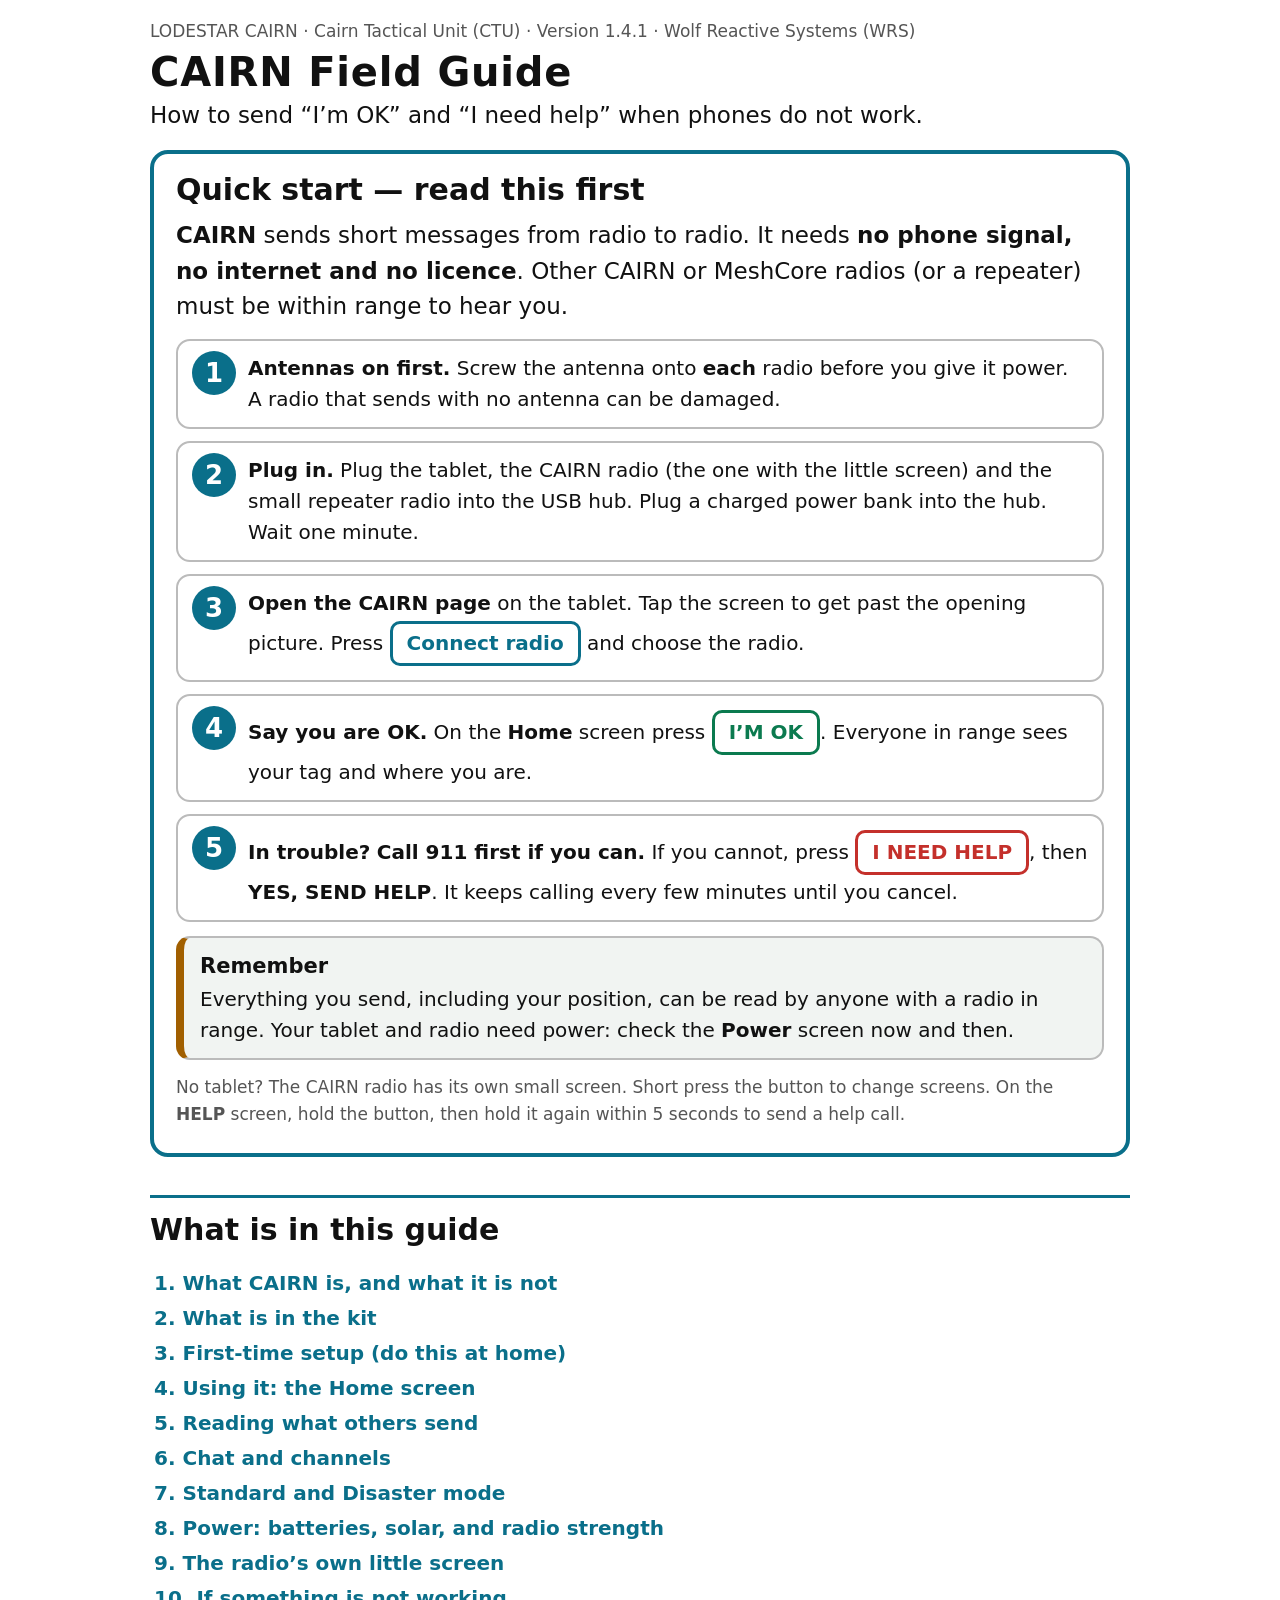
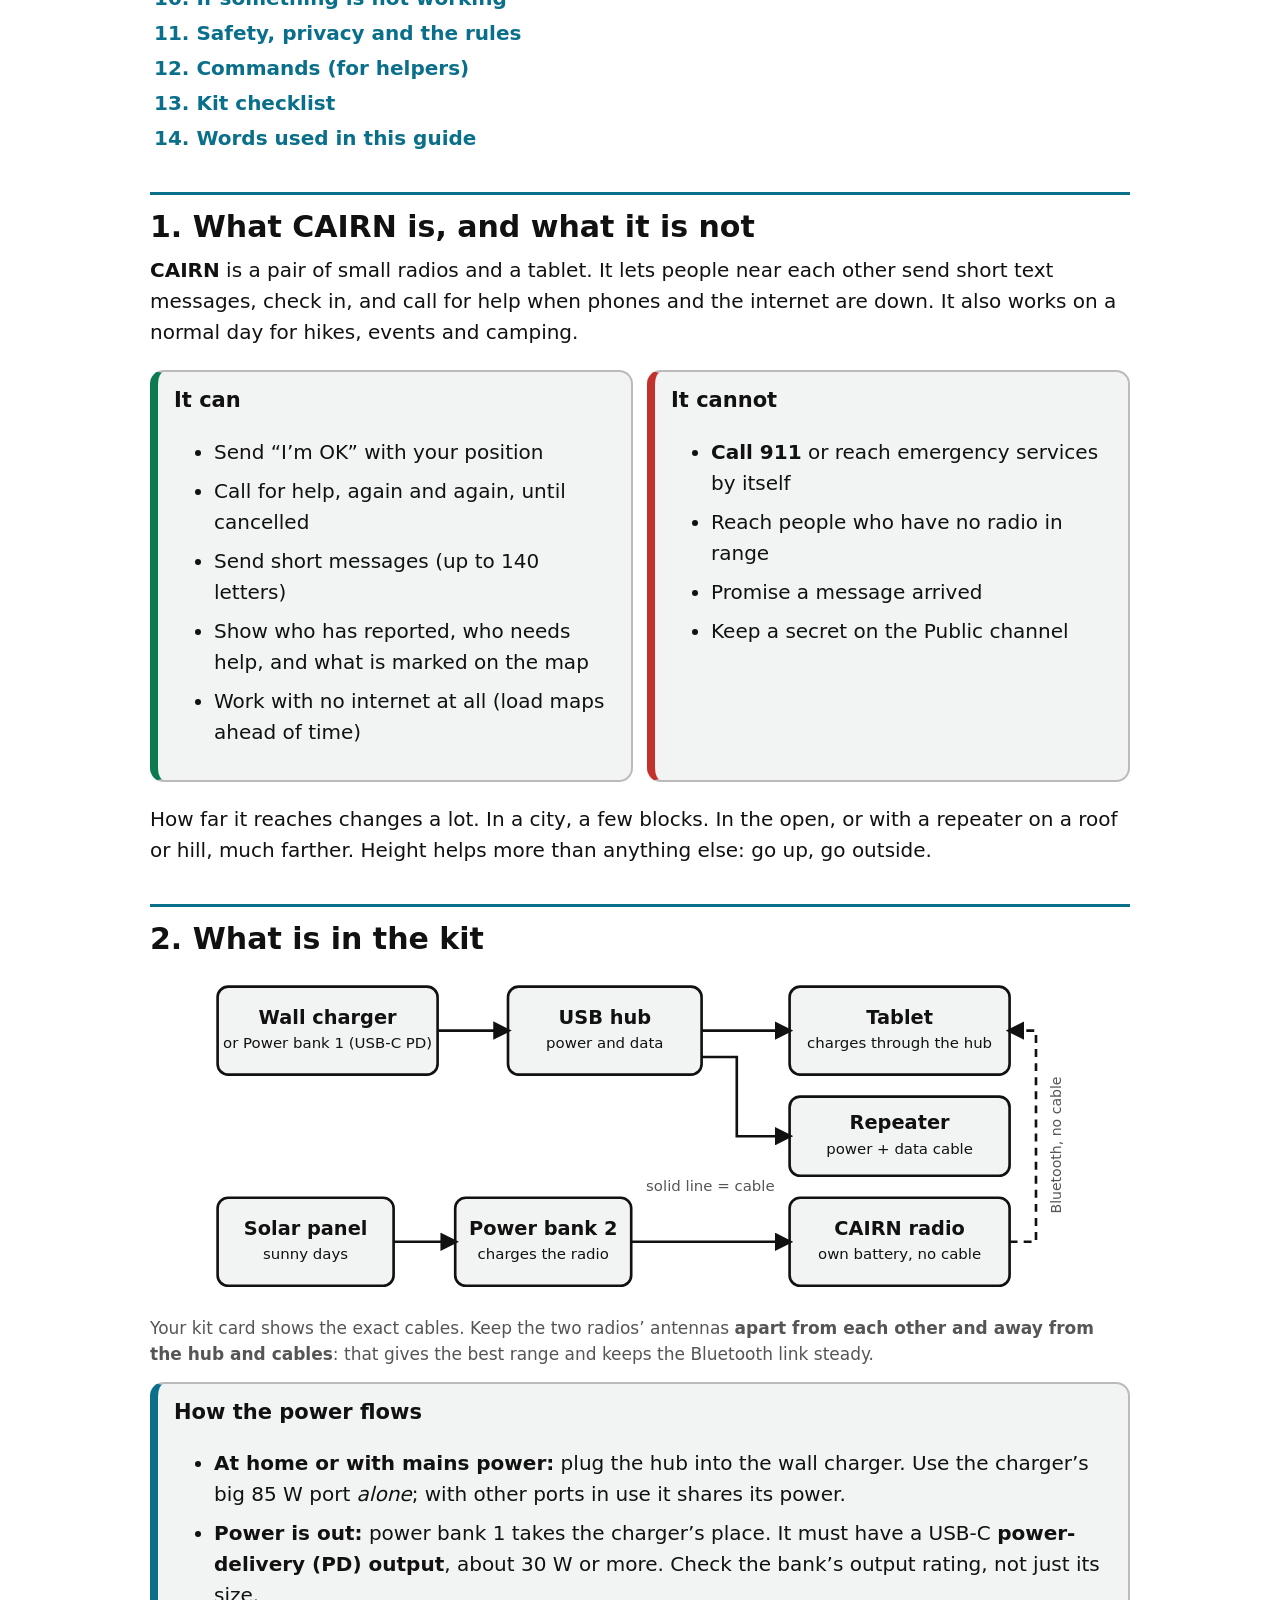
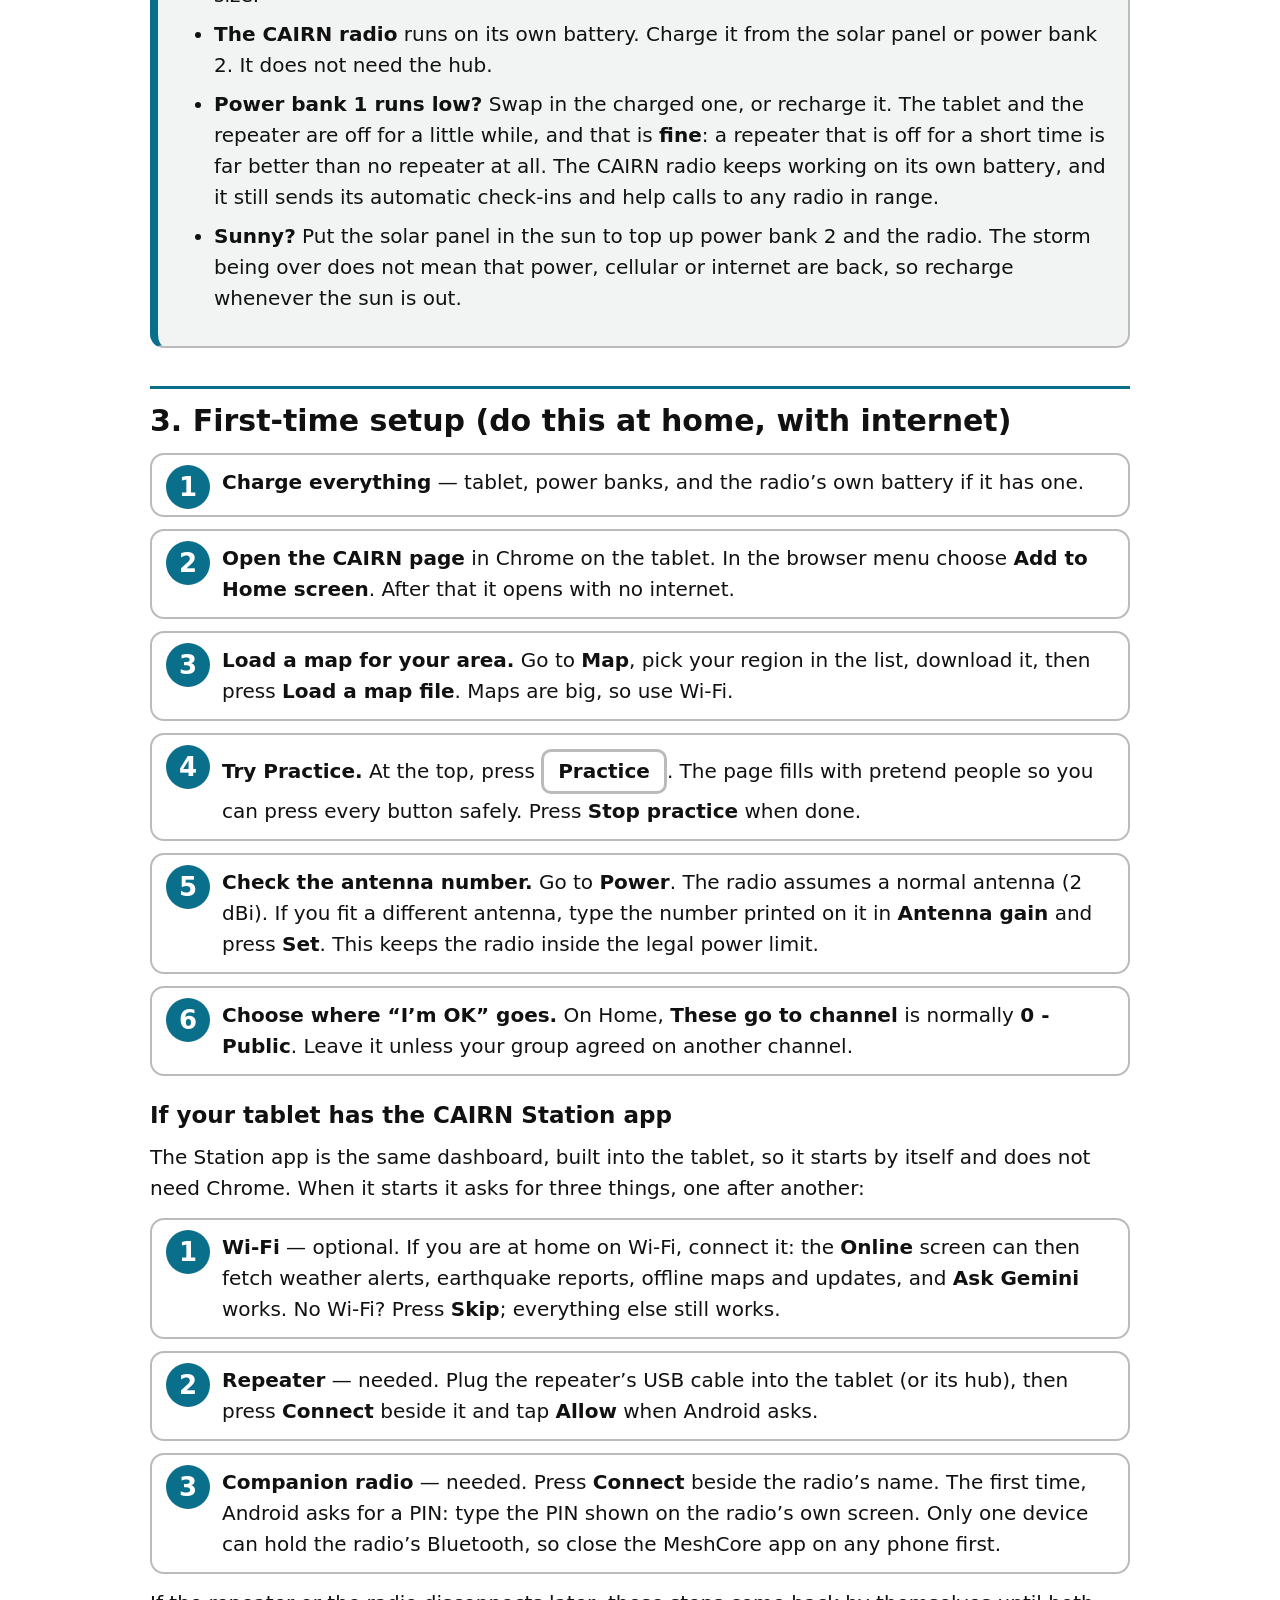
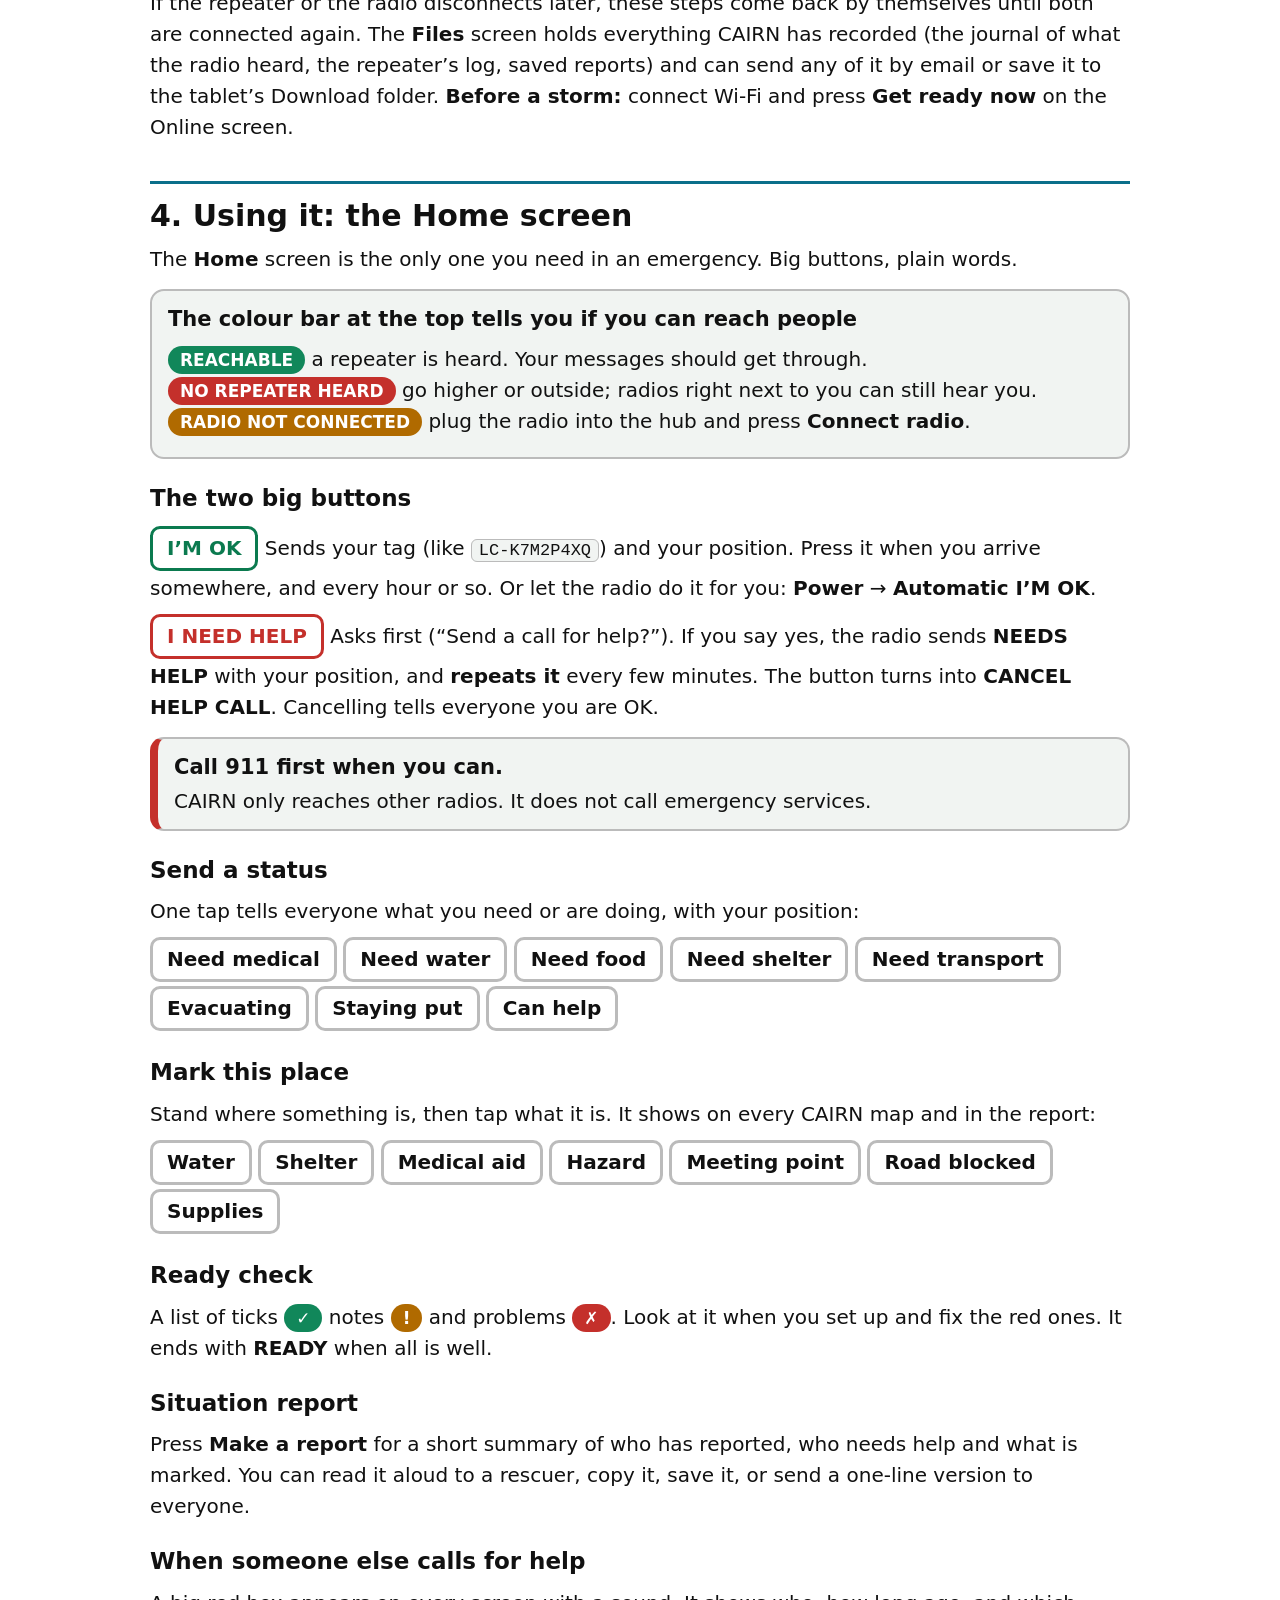
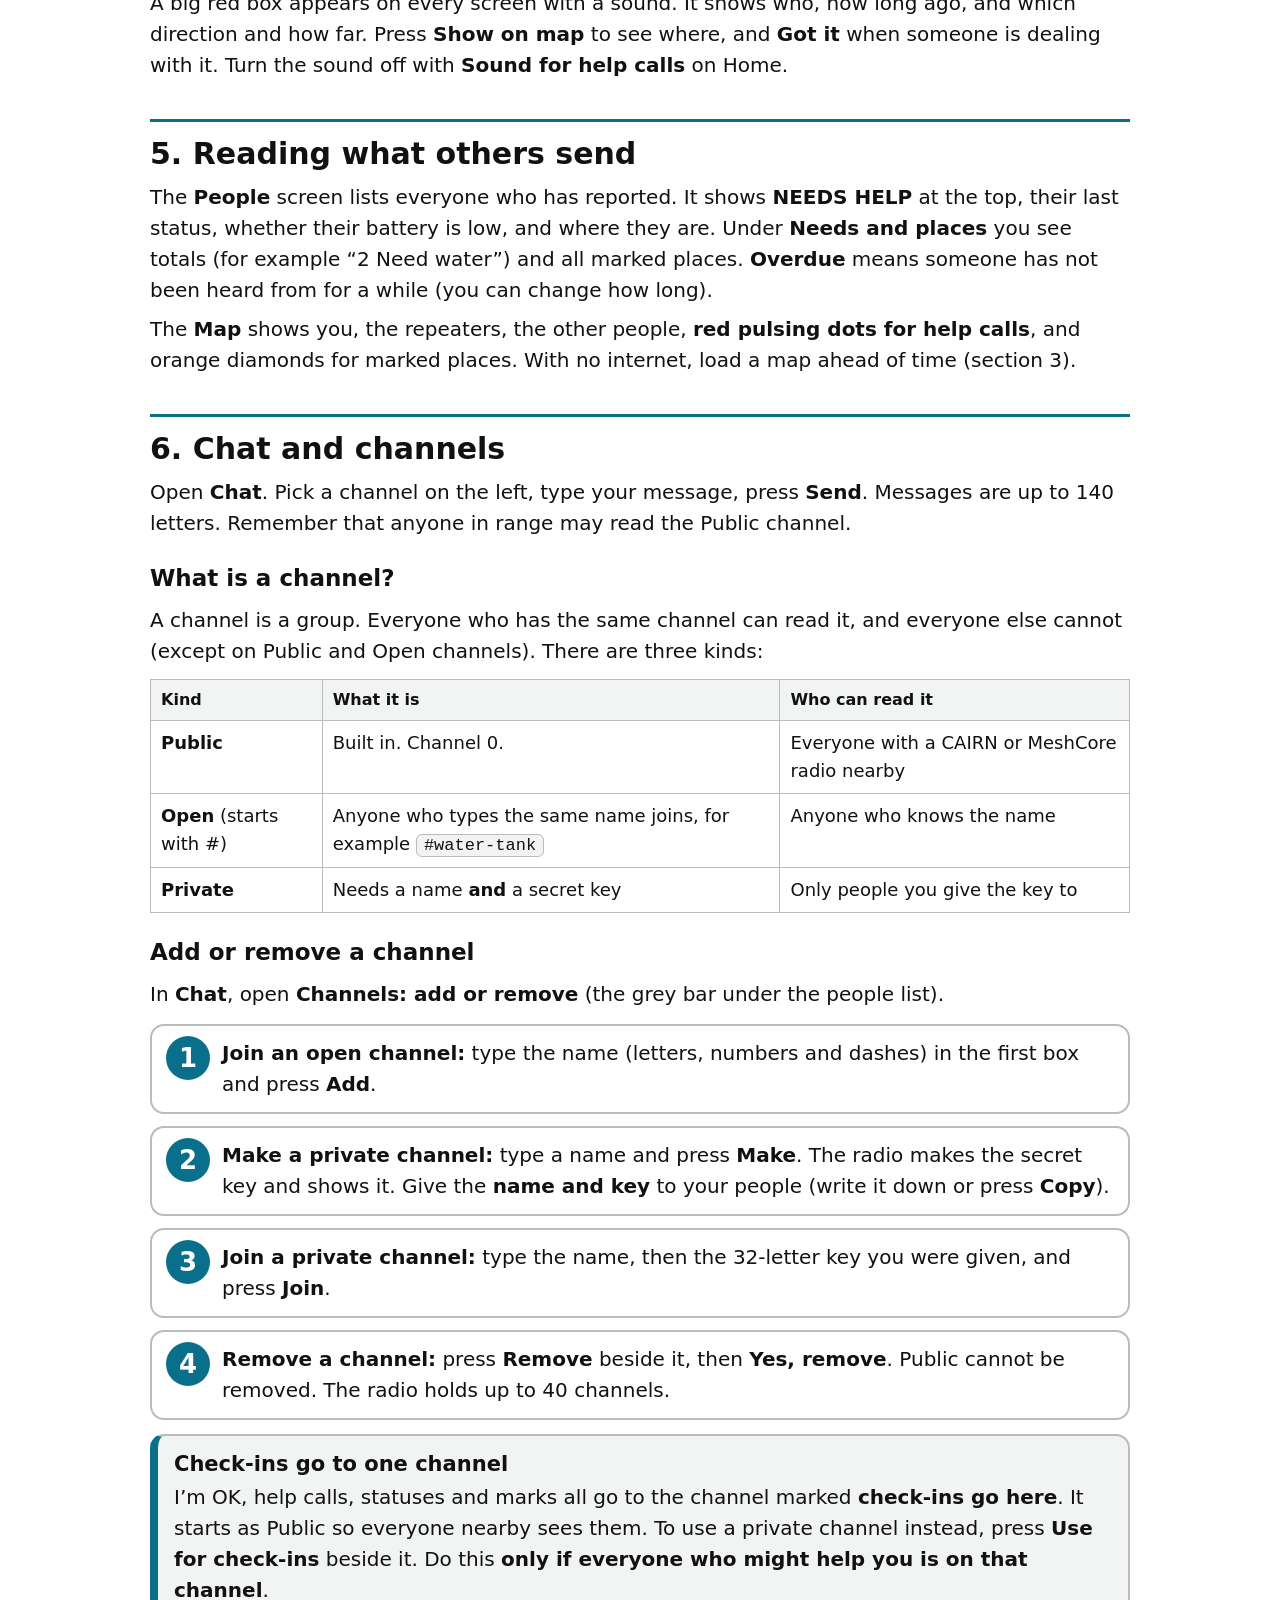
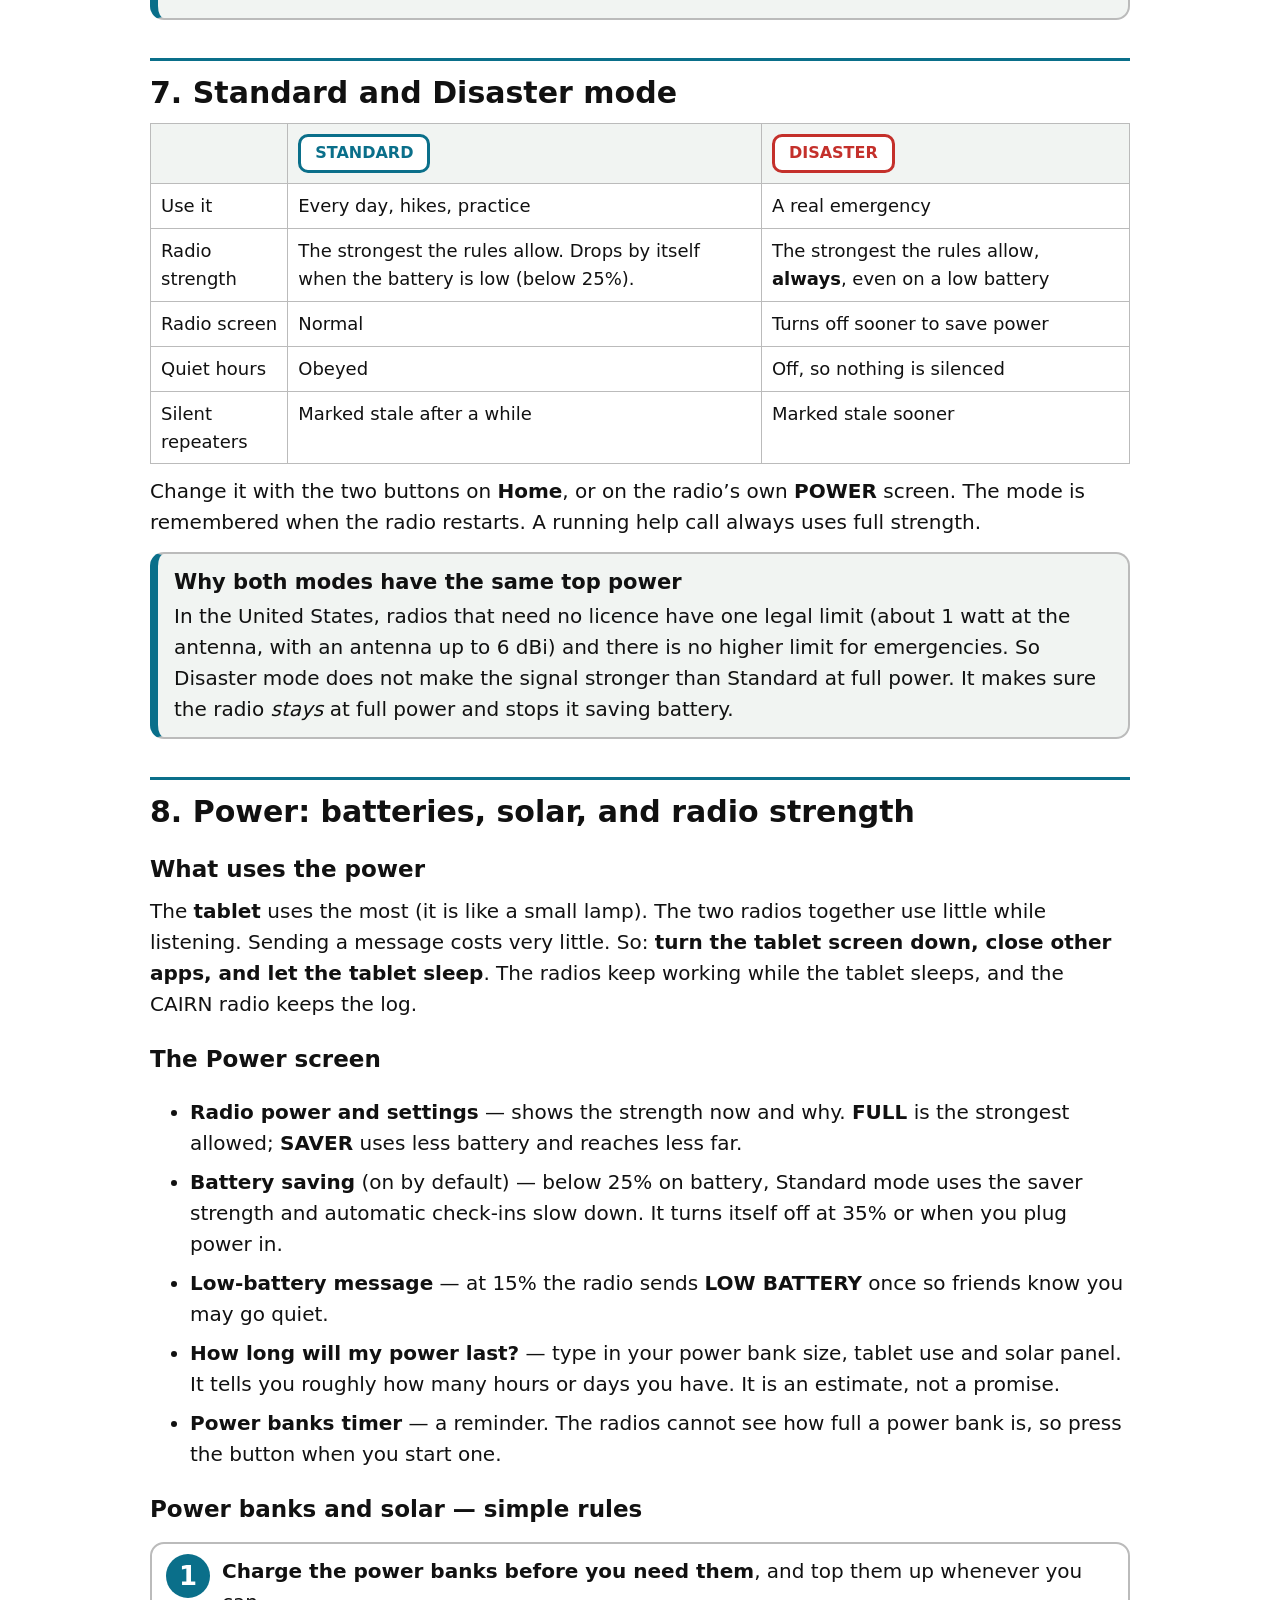
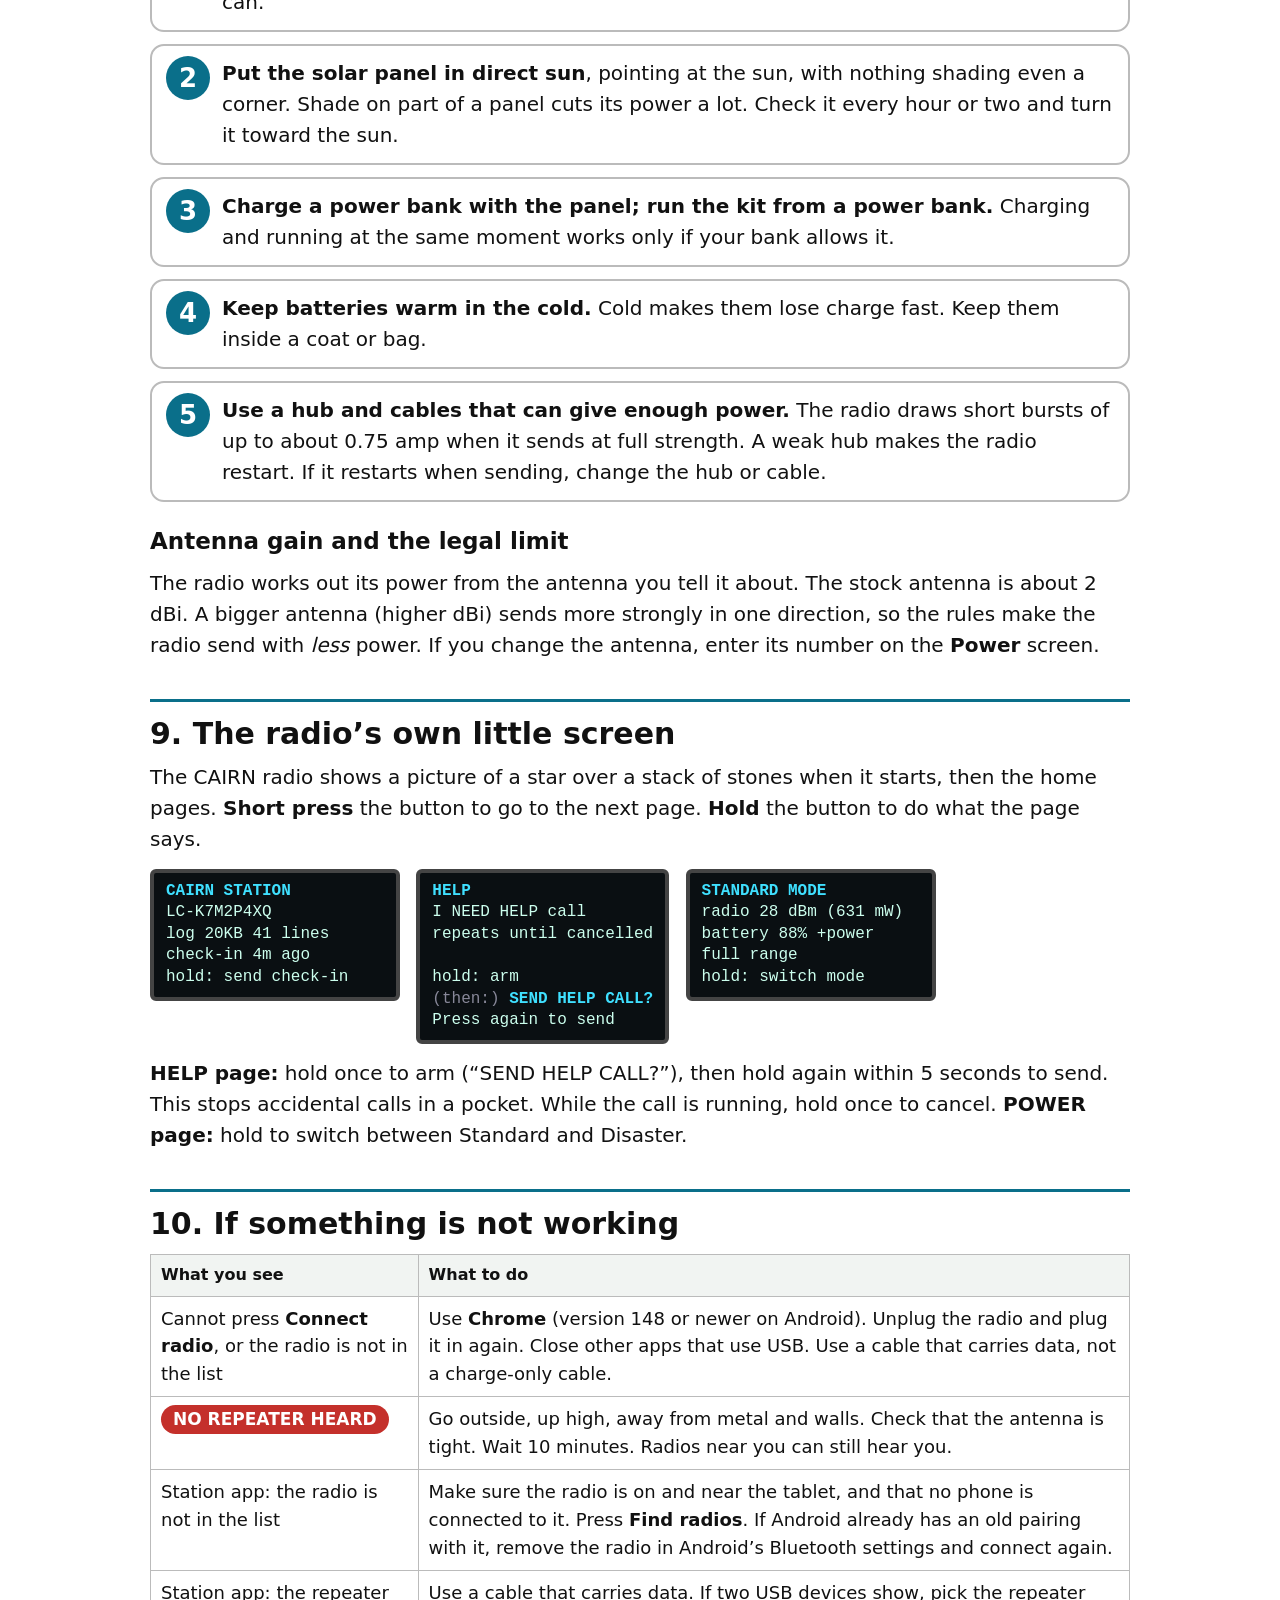
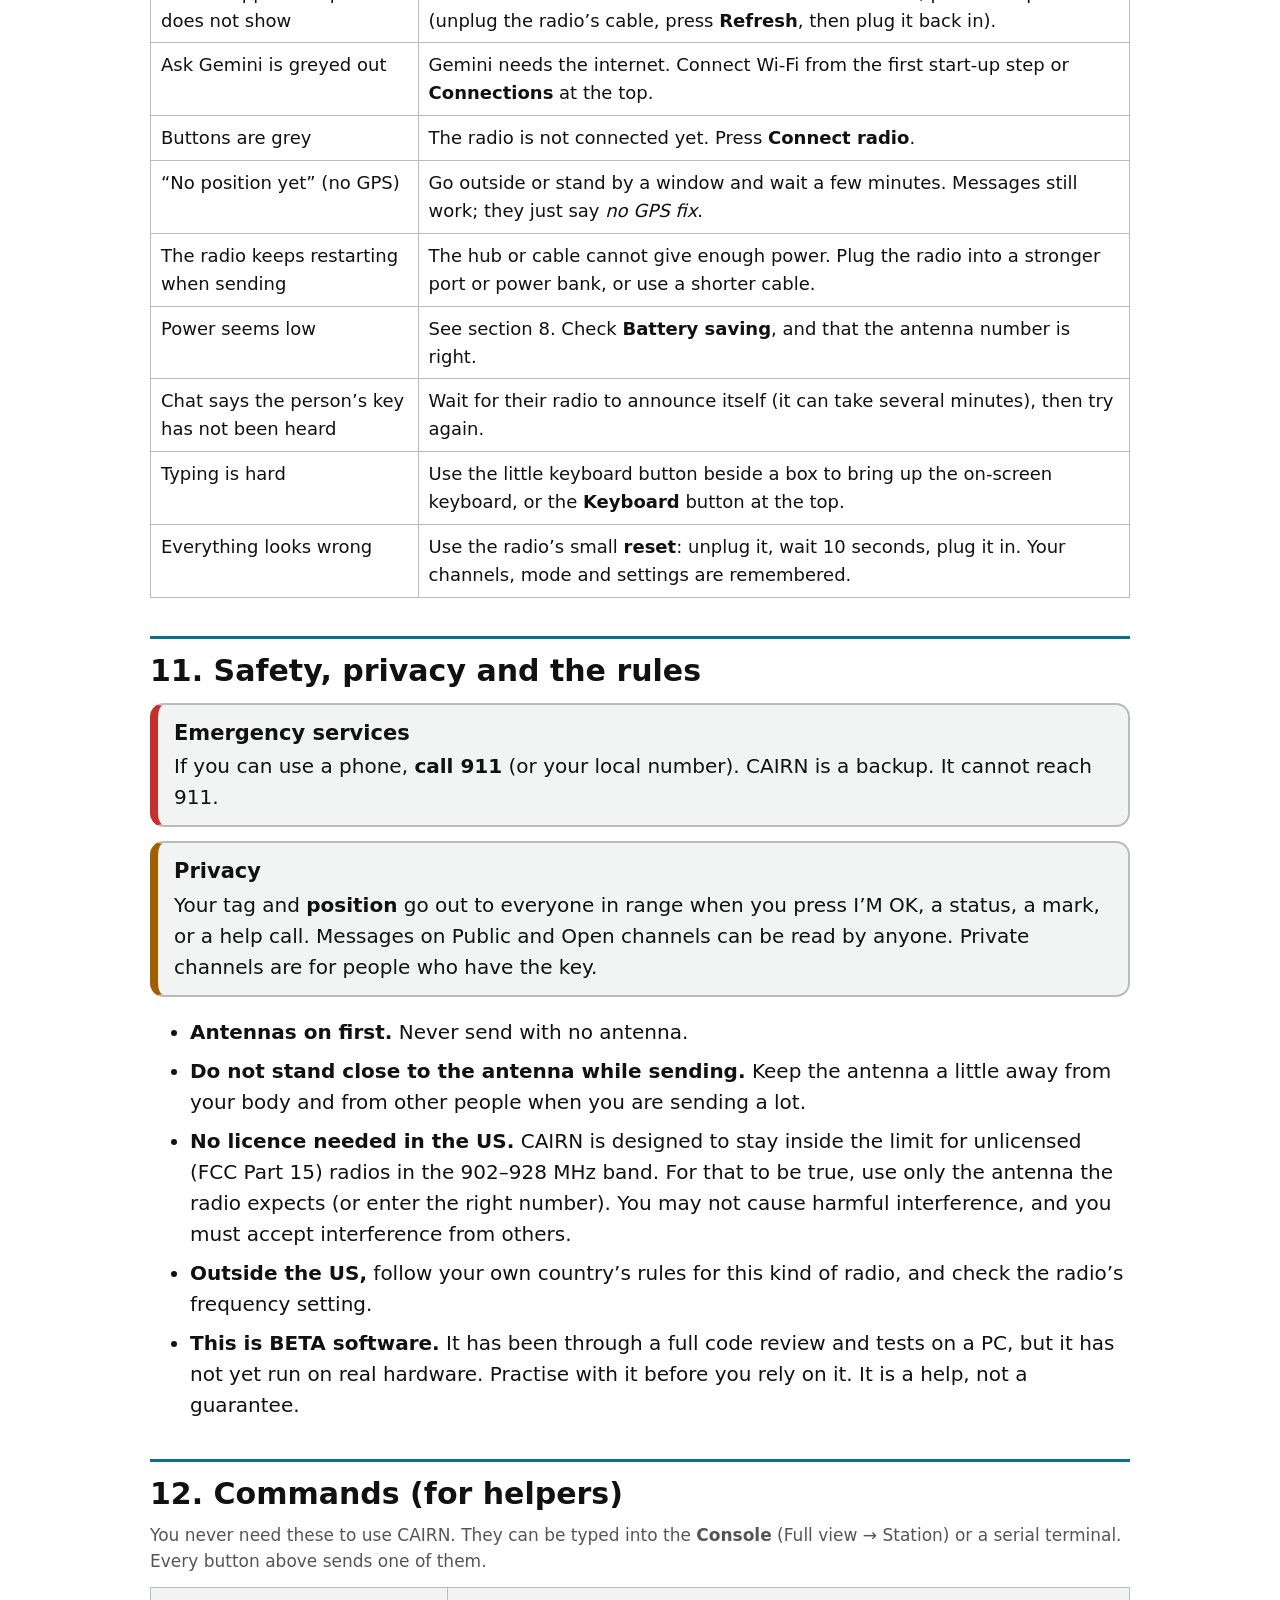
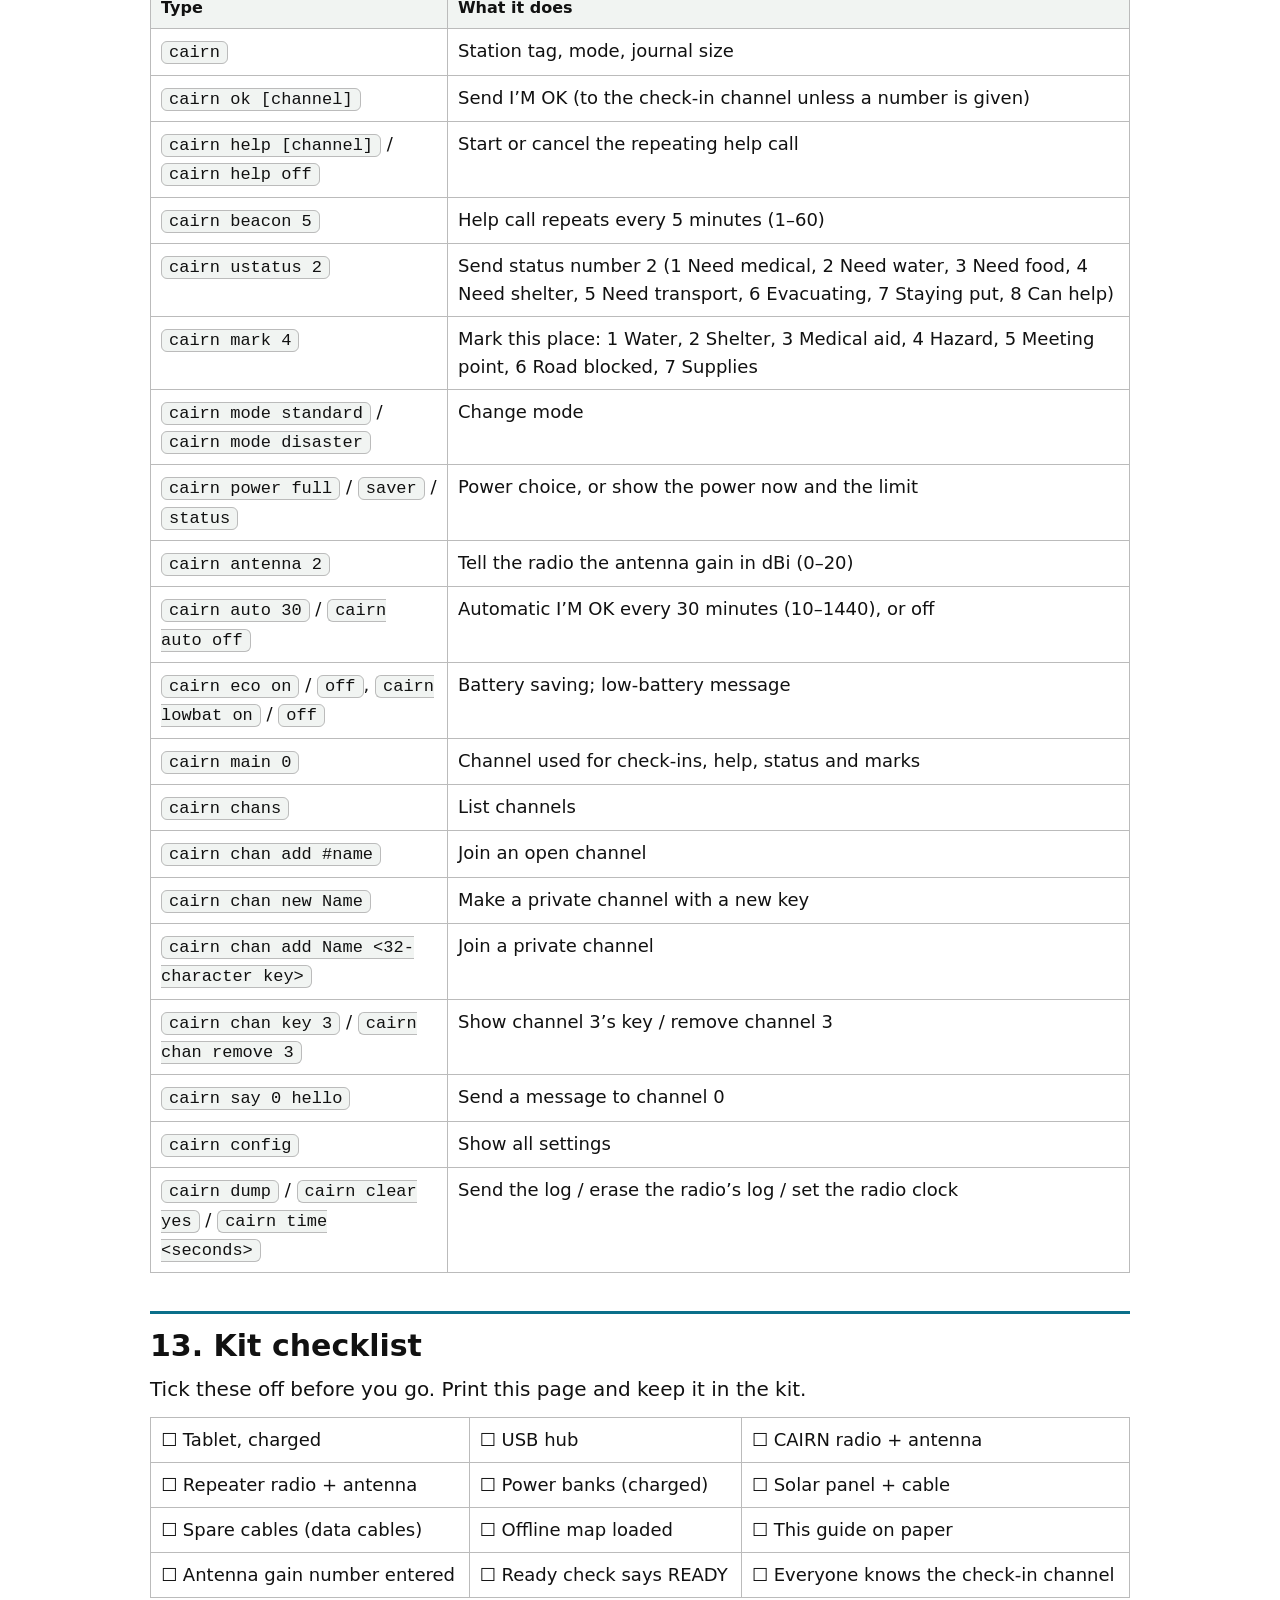
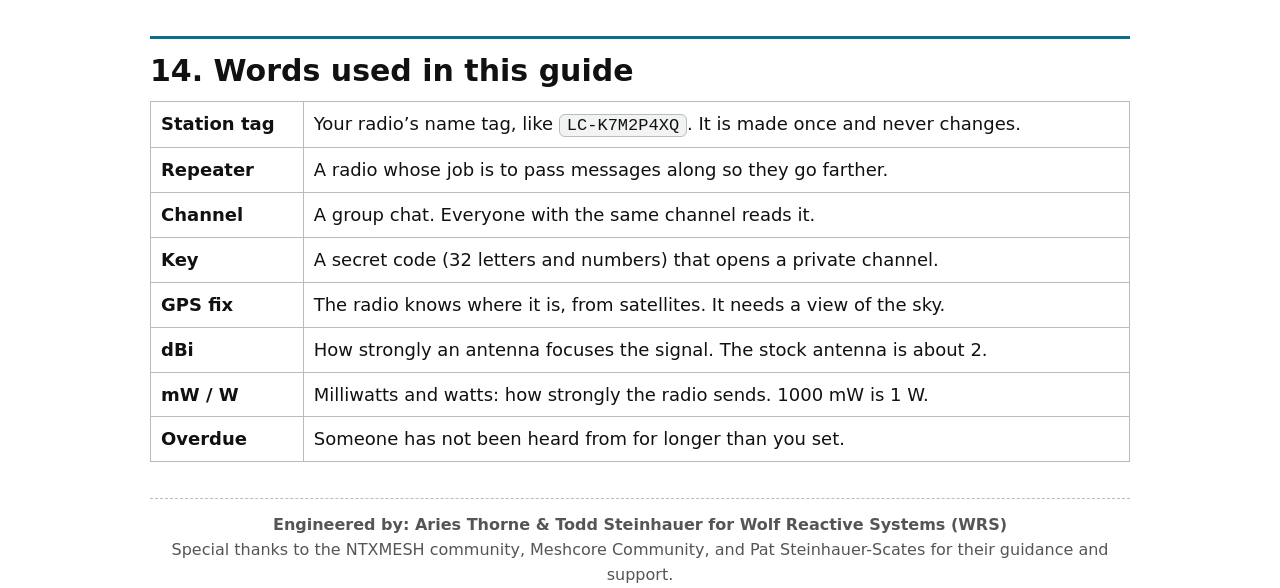
<file: docs/CAIRN-Field-Guide.html>
<!doctype html>
<html lang="en"><head><meta charset="utf-8"><meta name="viewport" content="width=device-width, initial-scale=1">
<title>CAIRN Field Guide - Wolf Reactive Systems (WRS)</title>
<style>:root{--ink:#111;--muted:#555;--accent:#0a6f8a;--line:#bbb;--good:#0b7a4f;--bad:#c4302b;--warn:#a15f00;--panel:#fff;--panel2:#f1f4f2}
body{margin:0;padding:18px;background:#fff;color:#111;font-family:system-ui,-apple-system,"Segoe UI",Roboto,sans-serif}
@page{size:Letter;margin:14mm}</style></head><body>
<div id="guideDoc">
<style>
#guideDoc { --g-ink: var(--ink, #111); --g-mut: var(--muted, #555); --g-acc: var(--accent, #0a6f8a); --g-line: var(--line, #bbb); --g-ok: var(--good, #0b7a4f); --g-bad: var(--bad, #c4302b); --g-warn: var(--warn, #a15f00); --g-panel: var(--panel, #fff); --g-panel2: var(--panel2, #f1f4f2); font-size: 20px; line-height: 1.55; color: var(--g-ink); max-width: 980px; margin: 0 auto; }
#guideDoc * { box-sizing: border-box; }
#guideDoc .g-top { display: flex; flex-wrap: wrap; gap: 10px; align-items: center; justify-content: space-between; margin-bottom: 8px; }
#guideDoc .g-btns { display: flex; flex-wrap: wrap; gap: 8px; }
#guideDoc h1 { font-size: 40px; line-height: 1.1; margin: 6px 0 4px; letter-spacing: .02em; }
#guideDoc h2 { font-size: 30px; line-height: 1.2; margin: 38px 0 10px; padding-top: 14px; border-top: 3px solid var(--g-acc); text-transform: none; letter-spacing: 0; color: var(--g-ink); font-family: inherit; }
#guideDoc h2::before { content: none !important; }
#guideDoc h3 { font-size: 23px; margin: 22px 0 6px; }
#guideDoc p, #guideDoc li { margin: 8px 0; }
#guideDoc .g-lead { font-size: 23px; color: var(--g-ink); }
#guideDoc .g-mut { color: var(--g-mut); font-size: 17px; }
#guideDoc ol.g-steps { list-style: none; counter-reset: gs; padding: 0; margin: 14px 0; }
#guideDoc ol.g-steps > li { counter-increment: gs; position: relative; padding: 12px 14px 12px 70px; margin: 12px 0; border: 2px solid var(--g-line); border-radius: 14px; background: var(--g-panel); min-height: 64px; }
#guideDoc ol.g-steps > li::before { content: counter(gs); position: absolute; left: 14px; top: 10px; width: 44px; height: 44px; border-radius: 50%; background: var(--g-acc); color: #fff; font-weight: 800; font-size: 26px; text-align: center; line-height: 44px; }
#guideDoc .g-box { border: 2px solid var(--g-line); border-radius: 14px; padding: 12px 16px; margin: 14px 0; background: var(--g-panel2); }
#guideDoc .g-note { border-left: 8px solid var(--g-acc); }
#guideDoc .g-warn { border-left: 8px solid var(--g-warn); }
#guideDoc .g-stop { border-left: 8px solid var(--g-bad); }
#guideDoc .g-good { border-left: 8px solid var(--g-ok); }
#guideDoc .g-box b.t { display: block; font-size: 21px; margin-bottom: 2px; }
#guideDoc .g-btn { display: inline-block; padding: 4px 14px; border-radius: 10px; border: 3px solid var(--g-line); font-weight: 800; background: var(--g-panel); white-space: nowrap; margin: 2px 0; }
#guideDoc .g-btn.ok { border-color: var(--g-ok); color: var(--g-ok); } #guideDoc .g-btn.help { border-color: var(--g-bad); color: var(--g-bad); } #guideDoc .g-btn.mode { border-color: var(--g-acc); color: var(--g-acc); }
#guideDoc .g-pill { display: inline-block; padding: 1px 12px; border-radius: 999px; font-weight: 800; font-size: 17px; color: #fff; }
#guideDoc .g-green { background: #11875a; } #guideDoc .g-red { background: #c4302b; } #guideDoc .g-amber { background: #b06a00; } #guideDoc .g-grey { background: #5d6b78; }
#guideDoc table.g-t { width: 100%; border-collapse: collapse; margin: 12px 0; font-size: 18px; }
#guideDoc table.g-t th, #guideDoc table.g-t td { border: 1px solid var(--g-line); padding: 8px 10px; text-align: left; vertical-align: top; }
#guideDoc table.g-t th { background: var(--g-panel2); color: var(--g-ink); font-size: 16px; letter-spacing: 0; text-transform: none; }
#guideDoc code, #guideDoc .g-code { font-family: ui-monospace, Consolas, Menlo, monospace; background: var(--g-panel2); border: 1px solid var(--g-line); border-radius: 6px; padding: 1px 7px; font-size: 17px; word-break: break-word; }
#guideDoc .g-grid2 { display: grid; grid-template-columns: 1fr 1fr; gap: 14px; }
@media (max-width: 760px) { #guideDoc { font-size: 18px; } #guideDoc h1 { font-size: 32px; } #guideDoc h2 { font-size: 26px; } #guideDoc .g-grid2 { grid-template-columns: 1fr; } }
#guideDoc svg.g-fig { width: 100%; height: auto; max-width: 880px; display: block; margin: 12px auto; }
#guideDoc svg text { font-family: system-ui, -apple-system, "Segoe UI", Roboto, sans-serif; fill: var(--g-ink); }
#guideDoc .g-oled { display: inline-block; background: #0a0f12; color: #cfe; border: 4px solid #444; border-radius: 6px; padding: 8px 12px; font-family: ui-monospace, Consolas, monospace; font-size: 16px; line-height: 1.35; min-width: 250px; margin: 6px 10px 6px 0; vertical-align: top; }
#guideDoc .g-oled b { color: #3fe0ff; }
#guideDoc ol.g-toc { list-style: none; padding-left: 4px; }
#guideDoc .g-toc a { color: var(--g-acc); font-weight: 700; text-decoration: none; } #guideDoc .g-toc li { margin: 4px 0; }
#guideDoc .g-qs { page-break-after: always; break-after: page; border: 4px solid var(--g-acc); border-radius: 18px; padding: 18px 22px; margin: 16px 0 30px; background: var(--g-panel); }
#guideDoc .g-qs h2 { border-top: 0; margin-top: 0; padding-top: 0; }
#guideDoc .g-cred { margin-top: 36px; padding-top: 14px; border-top: 1px dashed var(--g-line); font-size: 16px; color: var(--g-mut); text-align: center; }
@media print {
  #guideDoc { font-size: 13.5pt; max-width: none; }
  #guideDoc .g-top .g-btns { display: none; }
  #guideDoc h2 { page-break-after: avoid; break-after: avoid; } #guideDoc .g-box, #guideDoc ol.g-steps > li, #guideDoc table.g-t tr, #guideDoc svg.g-fig { page-break-inside: avoid; break-inside: avoid; }
  #guideDoc .g-pill, #guideDoc ol.g-steps > li::before { -webkit-print-color-adjust: exact; print-color-adjust: exact; }
}
</style>

<div class="g-top">
  <div>
    <div class="g-mut">LODESTAR CAIRN &middot; Cairn Tactical Unit (CTU) &middot; Version 1.4.1 &middot; Wolf Reactive Systems (WRS)</div>
    <h1>CAIRN Field Guide</h1>
    <div class="g-lead">How to send &ldquo;I&rsquo;m OK&rdquo; and &ldquo;I need help&rdquo; when phones do not work.</div>
  </div>
  
</div>

<!-- ============================================================ QUICK START -->
<div class="g-qs" id="g-quick">
  <h2>Quick start &mdash; read this first</h2>
  <p class="g-lead"><b>CAIRN</b> sends short messages from radio to radio. It needs <b>no phone signal, no internet and no licence</b>. Other CAIRN or MeshCore radios (or a repeater) must be within range to hear you.</p>
  <ol class="g-steps">
    <li><b>Antennas on first.</b> Screw the antenna onto <b>each</b> radio before you give it power. A radio that sends with no antenna can be damaged.</li>
    <li><b>Plug in.</b> Plug the tablet, the CAIRN radio (the one with the little screen) and the small repeater radio into the USB hub. Plug a charged power bank into the hub. Wait one minute.</li>
    <li><b>Open the CAIRN page</b> on the tablet. Tap the screen to get past the opening picture. Press <span class="g-btn mode">Connect radio</span> and choose the radio.</li>
    <li><b>Say you are OK.</b> On the <b>Home</b> screen press <span class="g-btn ok">I&rsquo;M OK</span>. Everyone in range sees your tag and where you are.</li>
    <li><b>In trouble?</b> <b>Call 911 first if you can.</b> If you cannot, press <span class="g-btn help">I NEED HELP</span>, then <b>YES, SEND HELP</b>. It keeps calling every few minutes until you cancel.</li>
  </ol>
  <div class="g-box g-warn"><b class="t">Remember</b>Everything you send, including your position, can be read by anyone with a radio in range. Your tablet and radio need power: check the <b>Power</b> screen now and then.</div>
  <p class="g-mut">No tablet? The CAIRN radio has its own small screen. Short press the button to change screens. On the <b>HELP</b> screen, hold the button, then hold it again within 5 seconds to send a help call.</p>
</div>

<h2 id="g-contents">What is in this guide</h2>
<ol class="g-toc">
  <li><a href="#g-what">1. What CAIRN is, and what it is not</a></li>
  <li><a href="#g-kit">2. What is in the kit</a></li>
  <li><a href="#g-first">3. First-time setup (do this at home)</a></li>
  <li><a href="#g-use">4. Using it: the Home screen</a></li>
  <li><a href="#g-people">5. Reading what others send</a></li>
  <li><a href="#g-chat">6. Chat and channels</a></li>
  <li><a href="#g-modes">7. Standard and Disaster mode</a></li>
  <li><a href="#g-power">8. Power: batteries, solar, and radio strength</a></li>
  <li><a href="#g-screen">9. The radio&rsquo;s own little screen</a></li>
  <li><a href="#g-fix">10. If something is not working</a></li>
  <li><a href="#g-safe">11. Safety, privacy and the rules</a></li>
  <li><a href="#g-cmd">12. Commands (for helpers)</a></li>
  <li><a href="#g-list">13. Kit checklist</a></li>
  <li><a href="#g-words">14. Words used in this guide</a></li>
</ol>

<h2 id="g-what">1. What CAIRN is, and what it is not</h2>
<p><b>CAIRN</b> is a pair of small radios and a tablet. It lets people near each other send short text messages, check in, and call for help when phones and the internet are down. It also works on a normal day for hikes, events and camping.</p>
<div class="g-grid2">
  <div class="g-box g-good"><b class="t">It can</b>
    <ul><li>Send &ldquo;I&rsquo;m OK&rdquo; with your position</li><li>Call for help, again and again, until cancelled</li><li>Send short messages (up to 140 letters)</li><li>Show who has reported, who needs help, and what is marked on the map</li><li>Work with no internet at all (load maps ahead of time)</li></ul></div>
  <div class="g-box g-stop"><b class="t">It cannot</b>
    <ul><li><b>Call 911</b> or reach emergency services by itself</li><li>Reach people who have no radio in range</li><li>Promise a message arrived</li><li>Keep a secret on the Public channel</li></ul></div>
</div>
<p>How far it reaches changes a lot. In a city, a few blocks. In the open, or with a repeater on a roof or hill, much farther. Height helps more than anything else: go up, go outside.</p>

<h2 id="g-kit">2. What is in the kit</h2>
<svg class="g-fig" viewBox="0 0 1000 380" role="img" aria-label="Power chain: a wall charger, or power bank 1, feeds the USB hub. The hub powers the tablet and the repeater, and carries the repeater's data to the tablet. A solar panel charges power bank 2, which charges the CAIRN radio. The CAIRN radio talks to the tablet by Bluetooth, with no cable.">
  <defs><marker id="gar" viewBox="0 0 10 10" refX="8" refY="5" markerWidth="7" markerHeight="7" orient="auto-start-reverse"><path d="M0 0 L10 5 L0 10 z" style="fill:var(--g-ink)"/></marker></defs>
  <g stroke="currentColor" stroke-width="3" fill="none" style="color:var(--g-ink)">
    <rect x="20" y="20" width="250" height="100" rx="12" fill="var(--g-panel2)"/><rect x="350" y="20" width="220" height="100" rx="12" fill="var(--g-panel2)"/>
    <rect x="670" y="20" width="250" height="100" rx="12" fill="var(--g-panel2)"/><rect x="670" y="145" width="250" height="90" rx="12" fill="var(--g-panel2)"/>
    <rect x="20" y="260" width="200" height="100" rx="12" fill="var(--g-panel2)"/><rect x="290" y="260" width="200" height="100" rx="12" fill="var(--g-panel2)"/><rect x="670" y="260" width="250" height="100" rx="12" fill="var(--g-panel2)"/>
    <path d="M270 70 H350" marker-end="url(#gar)"/><path d="M570 70 H670" marker-end="url(#gar)"/><path d="M570 100 H610 V190 H670" marker-end="url(#gar)"/>
    <path d="M220 310 H290" marker-end="url(#gar)"/><path d="M490 310 H670" marker-end="url(#gar)"/>
    <path d="M920 310 H950 V70 H920" stroke-dasharray="9 7" marker-end="url(#gar)"/>
  </g>
  <g font-size="22" text-anchor="middle"><text x="145" y="62" font-weight="700">Wall charger</text><text x="145" y="90" font-size="17">or Power bank 1 (USB-C PD)</text>
    <text x="460" y="62" font-weight="700">USB hub</text><text x="460" y="90" font-size="17">power and data</text>
    <text x="795" y="62" font-weight="700">Tablet</text><text x="795" y="90" font-size="17">charges through the hub</text>
    <text x="795" y="182" font-weight="700">Repeater</text><text x="795" y="210" font-size="17">power + data cable</text>
    <text x="120" y="302" font-weight="700">Solar panel</text><text x="120" y="330" font-size="17">sunny days</text>
    <text x="390" y="302" font-weight="700">Power bank 2</text><text x="390" y="330" font-size="17">charges the radio</text>
    <text x="795" y="302" font-weight="700">CAIRN radio</text><text x="795" y="330" font-size="17">own battery, no cable</text>
    <text x="580" y="252" font-size="17" style="fill:var(--g-mut)">solid line = cable</text></g>
  <text x="978" y="200" font-size="16" transform="rotate(-90 978 200)" text-anchor="middle" style="fill:var(--g-mut)">Bluetooth, no cable</text>
</svg>
<p class="g-mut">Your kit card shows the exact cables. Keep the two radios&rsquo; antennas <b>apart from each other and away from the hub and cables</b>: that gives the best range and keeps the Bluetooth link steady.</p>

<div class="g-box g-note"><b class="t">How the power flows</b>
<ul>
<li><b>At home or with mains power:</b> plug the hub into the wall charger. Use the charger&rsquo;s big 85&nbsp;W port <i>alone</i>; with other ports in use it shares its power.</li>
<li><b>Power is out:</b> power bank 1 takes the charger&rsquo;s place. It must have a USB-C <b>power-delivery (PD) output</b>, about 30&nbsp;W or more. Check the bank&rsquo;s output rating, not just its size.</li>
<li><b>The CAIRN radio</b> runs on its own battery. Charge it from the solar panel or power bank 2. It does not need the hub.</li>
<li><b>Power bank 1 runs low?</b> Swap in the charged one, or recharge it. The tablet and the repeater are off for a little while, and that is <b>fine</b>: a repeater that is off for a short time is far better than no repeater at all. The CAIRN radio keeps working on its own battery, and it still sends its automatic check-ins and help calls to any radio in range.</li>
<li><b>Sunny?</b> Put the solar panel in the sun to top up power bank 2 and the radio. The storm being over does not mean that power, cellular or internet are back, so recharge whenever the sun is out.</li>
</ul></div>

<h2 id="g-first">3. First-time setup (do this at home, with internet)</h2>
<ol class="g-steps">
  <li><b>Charge everything</b> &mdash; tablet, power banks, and the radio&rsquo;s own battery if it has one.</li>
  <li><b>Open the CAIRN page</b> in Chrome on the tablet. In the browser menu choose <b>Add to Home screen</b>. After that it opens with no internet.</li>
  <li><b>Load a map for your area.</b> Go to <b>Map</b>, pick your region in the list, download it, then press <b>Load a map file</b>. Maps are big, so use Wi-Fi.</li>
  <li><b>Try Practice.</b> At the top, press <span class="g-btn">Practice</span>. The page fills with pretend people so you can press every button safely. Press <b>Stop practice</b> when done.</li>
  <li><b>Check the antenna number.</b> Go to <b>Power</b>. The radio assumes a normal antenna (2 dBi). If you fit a different antenna, type the number printed on it in <b>Antenna gain</b> and press <b>Set</b>. This keeps the radio inside the legal power limit.</li>
  <li><b>Choose where &ldquo;I&rsquo;m OK&rdquo; goes.</b> On Home, <b>These go to channel</b> is normally <b>0 - Public</b>. Leave it unless your group agreed on another channel.</li>
</ol>
<h3>If your tablet has the CAIRN Station app</h3>
<p>The Station app is the same dashboard, built into the tablet, so it starts by itself and does not need Chrome. When it starts it asks for three things, one after another:</p>
<ol class="g-steps">
  <li><b>Wi-Fi</b> &mdash; optional. If you are at home on Wi-Fi, connect it: the <b>Online</b> screen can then fetch weather alerts, earthquake reports, offline maps and updates, and <b>Ask Gemini</b> works. No Wi-Fi? Press <b>Skip</b>; everything else still works.</li>
  <li><b>Repeater</b> &mdash; needed. Plug the repeater&rsquo;s USB cable into the tablet (or its hub), then press <b>Connect</b> beside it and tap <b>Allow</b> when Android asks.</li>
  <li><b>Companion radio</b> &mdash; needed. Press <b>Connect</b> beside the radio&rsquo;s name. The first time, Android asks for a PIN: type the PIN shown on the radio&rsquo;s own screen. Only one device can hold the radio&rsquo;s Bluetooth, so close the MeshCore app on any phone first.</li>
</ol>
<p>If the repeater or the radio disconnects later, these steps come back by themselves until both are connected again. The <b>Files</b> screen holds everything CAIRN has recorded (the journal of what the radio heard, the repeater&rsquo;s log, saved reports) and can send any of it by email or save it to the tablet&rsquo;s Download folder. <b>Before a storm:</b> connect Wi-Fi and press <b>Get ready now</b> on the Online screen.</p>

<h2 id="g-use">4. Using it: the Home screen</h2>
<p>The <b>Home</b> screen is the only one you need in an emergency. Big buttons, plain words.</p>
<div class="g-box"><b class="t">The colour bar at the top tells you if you can reach people</b>
  <p><span class="g-pill g-green">REACHABLE</span> a repeater is heard. Your messages should get through.<br>
  <span class="g-pill g-red">NO REPEATER HEARD</span> go higher or outside; radios right next to you can still hear you.<br>
  <span class="g-pill g-amber">RADIO NOT CONNECTED</span> plug the radio into the hub and press <b>Connect radio</b>.</p></div>
<h3>The two big buttons</h3>
<p><span class="g-btn ok">I&rsquo;M OK</span> Sends your tag (like <code>LC-K7M2P4XQ</code>) and your position. Press it when you arrive somewhere, and every hour or so. Or let the radio do it for you: <b>Power</b> &rarr; <b>Automatic I&rsquo;M OK</b>.</p>
<p><span class="g-btn help">I NEED HELP</span> Asks first (&ldquo;Send a call for help?&rdquo;). If you say yes, the radio sends <b>NEEDS HELP</b> with your position, and <b>repeats it</b> every few minutes. The button turns into <b>CANCEL HELP CALL</b>. Cancelling tells everyone you are OK.</p>
<div class="g-box g-stop"><b class="t">Call 911 first when you can.</b>CAIRN only reaches other radios. It does not call emergency services.</div>
<h3>Send a status</h3>
<p>One tap tells everyone what you need or are doing, with your position:</p>
<p><span class="g-btn">Need medical</span> <span class="g-btn">Need water</span> <span class="g-btn">Need food</span> <span class="g-btn">Need shelter</span> <span class="g-btn">Need transport</span> <span class="g-btn">Evacuating</span> <span class="g-btn">Staying put</span> <span class="g-btn">Can help</span></p>
<h3>Mark this place</h3>
<p>Stand where something is, then tap what it is. It shows on every CAIRN map and in the report:</p>
<p><span class="g-btn">Water</span> <span class="g-btn">Shelter</span> <span class="g-btn">Medical aid</span> <span class="g-btn">Hazard</span> <span class="g-btn">Meeting point</span> <span class="g-btn">Road blocked</span> <span class="g-btn">Supplies</span></p>
<h3>Ready check</h3>
<p>A list of ticks <span class="g-pill g-green">&#10003;</span> notes <span class="g-pill g-amber">!</span> and problems <span class="g-pill g-red">&#10007;</span>. Look at it when you set up and fix the red ones. It ends with <b>READY</b> when all is well.</p>
<h3>Situation report</h3>
<p>Press <b>Make a report</b> for a short summary of who has reported, who needs help and what is marked. You can read it aloud to a rescuer, copy it, save it, or send a one-line version to everyone.</p>
<h3>When someone else calls for help</h3>
<p>A big red box appears on every screen with a sound. It shows who, how long ago, and which direction and how far. Press <b>Show on map</b> to see where, and <b>Got it</b> when someone is dealing with it. Turn the sound off with <b>Sound for help calls</b> on Home.</p>

<h2 id="g-people">5. Reading what others send</h2>
<p>The <b>People</b> screen lists everyone who has reported. It shows <b>NEEDS HELP</b> at the top, their last status, whether their battery is low, and where they are. Under <b>Needs and places</b> you see totals (for example &ldquo;2 Need water&rdquo;) and all marked places. <b>Overdue</b> means someone has not been heard from for a while (you can change how long).</p>
<p>The <b>Map</b> shows you, the repeaters, the other people, <b>red pulsing dots for help calls</b>, and orange diamonds for marked places. With no internet, load a map ahead of time (section 3).</p>

<h2 id="g-chat">6. Chat and channels</h2>
<p>Open <b>Chat</b>. Pick a channel on the left, type your message, press <b>Send</b>. Messages are up to 140 letters. Remember that anyone in range may read the Public channel.</p>
<h3>What is a channel?</h3>
<p>A channel is a group. Everyone who has the same channel can read it, and everyone else cannot (except on Public and Open channels). There are three kinds:</p>
<table class="g-t"><tr><th>Kind</th><th>What it is</th><th>Who can read it</th></tr>
<tr><td><b>Public</b></td><td>Built in. Channel 0.</td><td>Everyone with a CAIRN or MeshCore radio nearby</td></tr>
<tr><td><b>Open</b> (starts with #)</td><td>Anyone who types the same name joins, for example <code>#water-tank</code></td><td>Anyone who knows the name</td></tr>
<tr><td><b>Private</b></td><td>Needs a name <b>and</b> a secret key</td><td>Only people you give the key to</td></tr></table>
<h3>Add or remove a channel</h3>
<p>In <b>Chat</b>, open <b>Channels: add or remove</b> (the grey bar under the people list).</p>
<ol class="g-steps">
  <li><b>Join an open channel:</b> type the name (letters, numbers and dashes) in the first box and press <b>Add</b>.</li>
  <li><b>Make a private channel:</b> type a name and press <b>Make</b>. The radio makes the secret key and shows it. Give the <b>name and key</b> to your people (write it down or press <b>Copy</b>).</li>
  <li><b>Join a private channel:</b> type the name, then the 32-letter key you were given, and press <b>Join</b>.</li>
  <li><b>Remove a channel:</b> press <b>Remove</b> beside it, then <b>Yes, remove</b>. Public cannot be removed. The radio holds up to 40 channels.</li>
</ol>
<div class="g-box g-note"><b class="t">Check-ins go to one channel</b>I&rsquo;m OK, help calls, statuses and marks all go to the channel marked <b>check-ins go here</b>. It starts as Public so everyone nearby sees them. To use a private channel instead, press <b>Use for check-ins</b> beside it. Do this <b>only if everyone who might help you is on that channel</b>.</div>

<h2 id="g-modes">7. Standard and Disaster mode</h2>
<table class="g-t"><tr><th></th><th><span class="g-btn mode">STANDARD</span></th><th><span class="g-btn help">DISASTER</span></th></tr>
<tr><td>Use it</td><td>Every day, hikes, practice</td><td>A real emergency</td></tr>
<tr><td>Radio strength</td><td>The strongest the rules allow. Drops by itself when the battery is low (below 25%).</td><td>The strongest the rules allow, <b>always</b>, even on a low battery</td></tr>
<tr><td>Radio screen</td><td>Normal</td><td>Turns off sooner to save power</td></tr>
<tr><td>Quiet hours</td><td>Obeyed</td><td>Off, so nothing is silenced</td></tr>
<tr><td>Silent repeaters</td><td>Marked stale after a while</td><td>Marked stale sooner</td></tr></table>
<p>Change it with the two buttons on <b>Home</b>, or on the radio&rsquo;s own <b>POWER</b> screen. The mode is remembered when the radio restarts. A running help call always uses full strength.</p>
<div class="g-box g-note"><b class="t">Why both modes have the same top power</b>In the United States, radios that need no licence have one legal limit (about 1 watt at the antenna, with an antenna up to 6 dBi) and there is no higher limit for emergencies. So Disaster mode does not make the signal stronger than Standard at full power. It makes sure the radio <i>stays</i> at full power and stops it saving battery.</div>

<h2 id="g-power">8. Power: batteries, solar, and radio strength</h2>
<h3>What uses the power</h3>
<p>The <b>tablet</b> uses the most (it is like a small lamp). The two radios together use little while listening. Sending a message costs very little. So: <b>turn the tablet screen down, close other apps, and let the tablet sleep</b>. The radios keep working while the tablet sleeps, and the CAIRN radio keeps the log.</p>
<h3>The Power screen</h3>
<ul><li><b>Radio power and settings</b> &mdash; shows the strength now and why. <b>FULL</b> is the strongest allowed; <b>SAVER</b> uses less battery and reaches less far.</li>
<li><b>Battery saving</b> (on by default) &mdash; below 25% on battery, Standard mode uses the saver strength and automatic check-ins slow down. It turns itself off at 35% or when you plug power in.</li>
<li><b>Low-battery message</b> &mdash; at 15% the radio sends <b>LOW BATTERY</b> once so friends know you may go quiet.</li>
<li><b>How long will my power last?</b> &mdash; type in your power bank size, tablet use and solar panel. It tells you roughly how many hours or days you have. It is an estimate, not a promise.</li>
<li><b>Power banks timer</b> &mdash; a reminder. The radios cannot see how full a power bank is, so press the button when you start one.</li></ul>
<h3>Power banks and solar &mdash; simple rules</h3>
<ol class="g-steps">
  <li><b>Charge the power banks before you need them</b>, and top them up whenever you can.</li>
  <li><b>Put the solar panel in direct sun</b>, pointing at the sun, with nothing shading even a corner. Shade on part of a panel cuts its power a lot. Check it every hour or two and turn it toward the sun.</li>
  <li><b>Charge a power bank with the panel; run the kit from a power bank.</b> Charging and running at the same moment works only if your bank allows it.</li>
  <li><b>Keep batteries warm in the cold.</b> Cold makes them lose charge fast. Keep them inside a coat or bag.</li>
  <li><b>Use a hub and cables that can give enough power.</b> The radio draws short bursts of up to about 0.75 amp when it sends at full strength. A weak hub makes the radio restart. If it restarts when sending, change the hub or cable.</li>
</ol>
<h3>Antenna gain and the legal limit</h3>
<p>The radio works out its power from the antenna you tell it about. The stock antenna is about 2 dBi. A bigger antenna (higher dBi) sends more strongly in one direction, so the rules make the radio send with <i>less</i> power. If you change the antenna, enter its number on the <b>Power</b> screen.</p>

<h2 id="g-screen">9. The radio&rsquo;s own little screen</h2>
<p>The CAIRN radio shows a picture of a star over a stack of stones when it starts, then the home pages. <b>Short press</b> the button to go to the next page. <b>Hold</b> the button to do what the page says.</p>
<div>
<div class="g-oled"><b>CAIRN STATION</b><br>LC-K7M2P4XQ<br>log 20KB 41 lines<br>check-in 4m ago<br>hold: send check-in</div>
<div class="g-oled"><b>HELP</b><br>I NEED HELP call<br>repeats until cancelled<br><br>hold: arm<br><span style="color:#889">(then:)</span> <b>SEND HELP CALL?</b><br>Press again to send</div>
<div class="g-oled"><b>STANDARD MODE</b><br>radio 28 dBm (631 mW)<br>battery 88% +power<br>full range<br>hold: switch mode</div>
</div>
<p><b>HELP page:</b> hold once to arm (&ldquo;SEND HELP CALL?&rdquo;), then hold again within 5 seconds to send. This stops accidental calls in a pocket. While the call is running, hold once to cancel. <b>POWER page:</b> hold to switch between Standard and Disaster.</p>

<h2 id="g-fix">10. If something is not working</h2>
<table class="g-t"><tr><th>What you see</th><th>What to do</th></tr>
<tr><td>Cannot press <b>Connect radio</b>, or the radio is not in the list</td><td>Use <b>Chrome</b> (version 148 or newer on Android). Unplug the radio and plug it in again. Close other apps that use USB. Use a cable that carries data, not a charge-only cable.</td></tr>
<tr><td><span class="g-pill g-red">NO REPEATER HEARD</span></td><td>Go outside, up high, away from metal and walls. Check that the antenna is tight. Wait 10 minutes. Radios near you can still hear you.</td></tr>
<tr><td>Station app: the radio is not in the list</td><td>Make sure the radio is on and near the tablet, and that no phone is connected to it. Press <b>Find radios</b>. If Android already has an old pairing with it, remove the radio in Android&rsquo;s Bluetooth settings and connect again.</td></tr>
<tr><td>Station app: the repeater does not show</td><td>Use a cable that carries data. If two USB devices show, pick the repeater (unplug the radio&rsquo;s cable, press <b>Refresh</b>, then plug it back in).</td></tr>
<tr><td>Ask Gemini is greyed out</td><td>Gemini needs the internet. Connect Wi-Fi from the first start-up step or <b>Connections</b> at the top.</td></tr>
<tr><td>Buttons are grey</td><td>The radio is not connected yet. Press <b>Connect radio</b>.</td></tr>
<tr><td>&ldquo;No position yet&rdquo; (no GPS)</td><td>Go outside or stand by a window and wait a few minutes. Messages still work; they just say <i>no GPS fix</i>.</td></tr>
<tr><td>The radio keeps restarting when sending</td><td>The hub or cable cannot give enough power. Plug the radio into a stronger port or power bank, or use a shorter cable.</td></tr>
<tr><td>Power seems low</td><td>See section 8. Check <b>Battery saving</b>, and that the antenna number is right.</td></tr>
<tr><td>Chat says the person&rsquo;s key has not been heard</td><td>Wait for their radio to announce itself (it can take several minutes), then try again.</td></tr>
<tr><td>Typing is hard</td><td>Use the little keyboard button beside a box to bring up the on-screen keyboard, or the <b>Keyboard</b> button at the top.</td></tr>
<tr><td>Everything looks wrong</td><td>Use the radio&rsquo;s small <b>reset</b>: unplug it, wait 10 seconds, plug it in. Your channels, mode and settings are remembered.</td></tr></table>

<h2 id="g-safe">11. Safety, privacy and the rules</h2>
<div class="g-box g-stop"><b class="t">Emergency services</b>If you can use a phone, <b>call 911</b> (or your local number). CAIRN is a backup. It cannot reach 911.</div>
<div class="g-box g-warn"><b class="t">Privacy</b>Your tag and <b>position</b> go out to everyone in range when you press I&rsquo;M OK, a status, a mark, or a help call. Messages on Public and Open channels can be read by anyone. Private channels are for people who have the key.</div>
<ul><li><b>Antennas on first.</b> Never send with no antenna.</li>
<li><b>Do not stand close to the antenna while sending.</b> Keep the antenna a little away from your body and from other people when you are sending a lot.</li>
<li><b>No licence needed in the US.</b> CAIRN is designed to stay inside the limit for unlicensed (FCC Part 15) radios in the 902&ndash;928 MHz band. For that to be true, use only the antenna the radio expects (or enter the right number). You may not cause harmful interference, and you must accept interference from others.</li>
<li><b>Outside the US,</b> follow your own country&rsquo;s rules for this kind of radio, and check the radio&rsquo;s frequency setting.</li>
<li><b>This is BETA software.</b> It has been through a full code review and tests on a PC, but it has not yet run on real hardware. Practise with it before you rely on it. It is a help, not a guarantee.</li></ul>

<h2 id="g-cmd">12. Commands (for helpers)</h2>
<p class="g-mut">You never need these to use CAIRN. They can be typed into the <b>Console</b> (Full view &rarr; Station) or a serial terminal. Every button above sends one of them.</p>
<table class="g-t"><tr><th>Type</th><th>What it does</th></tr>
<tr><td><code>cairn</code></td><td>Station tag, mode, journal size</td></tr>
<tr><td><code>cairn ok [channel]</code></td><td>Send I&rsquo;M OK (to the check-in channel unless a number is given)</td></tr>
<tr><td><code>cairn help [channel]</code> / <code>cairn help off</code></td><td>Start or cancel the repeating help call</td></tr>
<tr><td><code>cairn beacon 5</code></td><td>Help call repeats every 5 minutes (1&ndash;60)</td></tr>
<tr><td><code>cairn ustatus 2</code></td><td>Send status number 2 (1 Need medical, 2 Need water, 3 Need food, 4 Need shelter, 5 Need transport, 6 Evacuating, 7 Staying put, 8 Can help)</td></tr>
<tr><td><code>cairn mark 4</code></td><td>Mark this place: 1 Water, 2 Shelter, 3 Medical aid, 4 Hazard, 5 Meeting point, 6 Road blocked, 7 Supplies</td></tr>
<tr><td><code>cairn mode standard</code> / <code>cairn mode disaster</code></td><td>Change mode</td></tr>
<tr><td><code>cairn power full</code> / <code>saver</code> / <code>status</code></td><td>Power choice, or show the power now and the limit</td></tr>
<tr><td><code>cairn antenna 2</code></td><td>Tell the radio the antenna gain in dBi (0&ndash;20)</td></tr>
<tr><td><code>cairn auto 30</code> / <code>cairn auto off</code></td><td>Automatic I&rsquo;M OK every 30 minutes (10&ndash;1440), or off</td></tr>
<tr><td><code>cairn eco on</code> / <code>off</code>, <code>cairn lowbat on</code> / <code>off</code></td><td>Battery saving; low-battery message</td></tr>
<tr><td><code>cairn main 0</code></td><td>Channel used for check-ins, help, status and marks</td></tr>
<tr><td><code>cairn chans</code></td><td>List channels</td></tr>
<tr><td><code>cairn chan add #name</code></td><td>Join an open channel</td></tr>
<tr><td><code>cairn chan new Name</code></td><td>Make a private channel with a new key</td></tr>
<tr><td><code>cairn chan add Name &lt;32-character key&gt;</code></td><td>Join a private channel</td></tr>
<tr><td><code>cairn chan key 3</code> / <code>cairn chan remove 3</code></td><td>Show channel 3&rsquo;s key / remove channel 3</td></tr>
<tr><td><code>cairn say 0 hello</code></td><td>Send a message to channel 0</td></tr>
<tr><td><code>cairn config</code></td><td>Show all settings</td></tr>
<tr><td><code>cairn dump</code> / <code>cairn clear yes</code> / <code>cairn time &lt;seconds&gt;</code></td><td>Send the log / erase the radio&rsquo;s log / set the radio clock</td></tr></table>

<h2 id="g-list">13. Kit checklist</h2>
<p>Tick these off before you go. Print this page and keep it in the kit.</p>
<table class="g-t"><tr><td>&#9744; Tablet, charged</td><td>&#9744; USB hub</td><td>&#9744; CAIRN radio + antenna</td></tr>
<tr><td>&#9744; Repeater radio + antenna</td><td>&#9744; Power banks (charged)</td><td>&#9744; Solar panel + cable</td></tr>
<tr><td>&#9744; Spare cables (data cables)</td><td>&#9744; Offline map loaded</td><td>&#9744; This guide on paper</td></tr>
<tr><td>&#9744; Antenna gain number entered</td><td>&#9744; Ready check says READY</td><td>&#9744; Everyone knows the check-in channel</td></tr></table>

<h2 id="g-words">14. Words used in this guide</h2>
<table class="g-t">
<tr><td><b>Station tag</b></td><td>Your radio&rsquo;s name tag, like <code>LC-K7M2P4XQ</code>. It is made once and never changes.</td></tr>
<tr><td><b>Repeater</b></td><td>A radio whose job is to pass messages along so they go farther.</td></tr>
<tr><td><b>Channel</b></td><td>A group chat. Everyone with the same channel reads it.</td></tr>
<tr><td><b>Key</b></td><td>A secret code (32 letters and numbers) that opens a private channel.</td></tr>
<tr><td><b>GPS fix</b></td><td>The radio knows where it is, from satellites. It needs a view of the sky.</td></tr>
<tr><td><b>dBi</b></td><td>How strongly an antenna focuses the signal. The stock antenna is about 2.</td></tr>
<tr><td><b>mW / W</b></td><td>Milliwatts and watts: how strongly the radio sends. 1000 mW is 1 W.</td></tr>
<tr><td><b>Overdue</b></td><td>Someone has not been heard from for longer than you set.</td></tr></table>

<div class="g-cred"><b>Engineered by: Aries Thorne &amp; Todd Steinhauer for Wolf Reactive Systems (WRS)</b><br>Special thanks to the NTXMESH community, Meshcore Community, and Pat Steinhauer-Scates for their guidance and support.<br>LODESTAR CAIRN is ALPHA software. Mesh radio is not a replacement for 911, a phone or a satellite messenger.</div>
</div>

</body></html>
</file>
